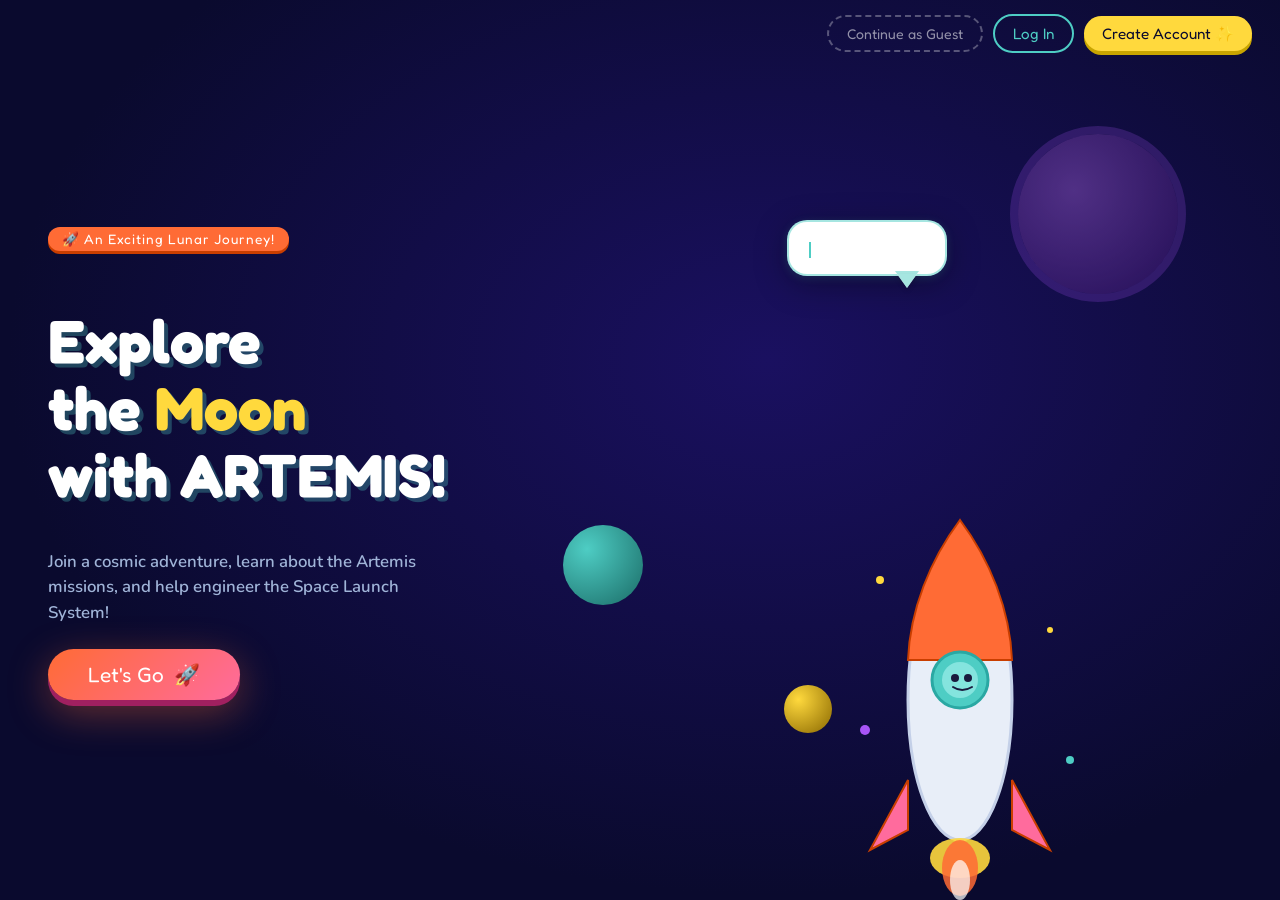
<file: index.html>
<!DOCTYPE html>
<html lang="en">
<head>
  <meta charset="UTF-8" />
  <meta name="viewport" content="width=device-width, initial-scale=1.0" />
  <title>Exploring the Moon with Artemis | Lidika Rahman</title>
  <link href="https://fonts.googleapis.com/css2?family=Fredoka+One&family=Nunito:wght@400;600;700;800;900&display=swap" rel="stylesheet"/>
  <style>
:root {
  --space-dark: #0a0a2e;
  --space-mid: #0d1b4b;
  --star-yellow: #ffd93d;
  --rocket-orange: #ff6b35;
  --planet-teal: #4ecdc4;
  --planet-pink: #ff6b9d;
  --nebula-purple: #a855f7;
  --white: #ffffff;
}
*, *::before, *::after { box-sizing: border-box; }
html, body {
  width: 100%; height: 100%;
  font-family: "Nunito", sans-serif;
  overflow: hidden;
  background: var(--space-dark);
  margin: 0; padding: 0;
}
#stars-canvas {
  position: fixed; inset: 0;
  z-index: 0; pointer-events: none;
}
.page {
  position: fixed; inset: 0;
  display: none; flex-direction: column;
  opacity: 0; pointer-events: none;
  transition: opacity 0.5s ease, transform 0.5s ease;
  transform: translateY(30px);
  z-index: 1;
  overflow: hidden;
}
.page.active {
  display: flex;
  opacity: 1; pointer-events: all;
  transform: translateY(0);
}
.page.exit-up {
  display: flex;
  opacity: 0; transform: translateY(-40px);
}
#page-dashboard { overflow-y: auto; }

/* KEY FIX: make sls-intro page scrollable */
#page-sls-intro { overflow-y: auto; }

/* KEY FIX: make home page scrollable so button is always reachable */
#page-home { overflow-y: auto; overflow-x: hidden; }

.planet { position: absolute; border-radius: 50%; pointer-events: none; }

/* PAGE 1 */
#page-home {
  background: radial-gradient(ellipse at 60% 40%, #1a1060 0%, #0a0a2e 70%);
}
.nav {
  display: flex; justify-content: flex-end;
  align-items: center; gap: 10px;
  padding: 14px 28px; z-index: 10; position: relative;
  flex-shrink: 0;
}
.nav-btn {
  font-family: "Fredoka One", cursive;
  font-size: 0.95rem; border: none; cursor: pointer;
  padding: 8px 18px; border-radius: 50px;
  transition: transform 0.15s, box-shadow 0.15s;
}
.nav-btn:hover { transform: scale(1.07); }
.nav-btn.guest {
  background: transparent;
  border: 2px dashed rgba(255,255,255,0.3);
  color: rgba(255,255,255,0.55); font-size: 0.88rem;
}
.nav-btn.guest:hover { border-color: rgba(255,255,255,0.6); color: rgba(255,255,255,0.85); }
.nav-btn.login {
  background: transparent;
  border: 2.5px solid var(--planet-teal);
  color: var(--planet-teal);
}
.nav-btn.signup {
  background: var(--star-yellow);
  color: var(--space-dark);
  box-shadow: 0 4px 0 #c9a500;
}
.nav-btn.signup:hover { box-shadow: 0 2px 0 #c9a500; transform: scale(1.07) translateY(2px); }
.user-chip {
  display: flex; align-items: center; gap: 8px;
  background: rgba(255,255,255,0.07);
  border: 2px solid rgba(78,205,196,0.35);
  border-radius: 50px; padding: 5px 12px 5px 6px;
  animation: fadeIn 0.4s ease;
}
.user-avatar {
  width: 30px; height: 30px; border-radius: 50%;
  background: linear-gradient(135deg, var(--planet-teal), var(--nebula-purple));
  display: flex; align-items: center; justify-content: center;
  font-family: "Fredoka One", cursive; font-size: 0.95rem; color: white;
}
.user-name { font-family: "Fredoka One", cursive; font-size: 0.95rem; color: var(--star-yellow); }
.logout-btn {
  font-family: "Fredoka One", cursive; font-size: 0.8rem;
  background: transparent; border: 1.5px solid rgba(255,107,157,0.5);
  color: var(--planet-pink); padding: 4px 12px; border-radius: 50px;
  cursor: pointer; transition: all 0.15s;
}
.logout-btn:hover { background: rgba(255,107,157,0.15); border-color: var(--planet-pink); }
.guest-chip {
  display: flex; align-items: center; gap: 8px;
  background: rgba(255,255,255,0.05);
  border: 2px dashed rgba(255,255,255,0.25);
  border-radius: 50px; padding: 5px 14px 5px 10px;
  animation: fadeIn 0.4s ease;
}
.guest-icon {
  width: 30px; height: 30px; border-radius: 50%;
  background: rgba(255,255,255,0.1);
  display: flex; align-items: center; justify-content: center; font-size: 1rem;
}
.guest-label { font-family: "Fredoka One", cursive; font-size: 0.9rem; color: rgba(255,255,255,0.6); }
.join-btn {
  font-family: "Fredoka One", cursive; font-size: 0.8rem;
  background: var(--star-yellow); color: var(--space-dark);
  border: none; padding: 5px 13px; border-radius: 50px;
  cursor: pointer; transition: all 0.15s; box-shadow: 0 2px 0 #c9a500;
}
.join-btn:hover { transform: scale(1.05); }
.home-content {
  flex: 1; display: flex; align-items: center;
  padding: 20px 48px 60px; position: relative; overflow: visible;
  min-height: 520px;
}
.home-text { z-index: 5; max-width: 500px; }
.hackclub-badge {
  display: inline-block; background: var(--rocket-orange);
  color: white; font-family: "Fredoka One", cursive;
  font-size: 0.85rem; padding: 4px 14px; border-radius: 50px;
  margin-bottom: 10px; box-shadow: 0 3px 0 #c93e00; letter-spacing: 1px;
}
.home-title {
  font-family: "Fredoka One", cursive;
  font-size: clamp(1.9rem, 5vw, 3.8rem);
  color: var(--white); line-height: 1.1; padding-top: 0.1em;
  text-shadow: 4px 4px 0px rgba(78,205,196,0.3);
}
.home-title span { color: var(--star-yellow); display: inline-block; animation: floatAnim 3s ease-in-out infinite; }
.home-subtitle {
  font-size: 1.05rem; color: #a0b4d8; margin: 10px 0 24px;
  font-weight: 600; line-height: 1.5; max-width: 380px;
}
.letsgo-btn {
  font-family: "Fredoka One", cursive; font-size: 1.3rem;
  background: linear-gradient(135deg, var(--rocket-orange), var(--planet-pink));
  color: white; border: none; cursor: pointer;
  padding: 13px 40px; border-radius: 60px;
  box-shadow: 0 6px 0 #a02060, 0 12px 40px rgba(255,107,53,0.4);
  transition: transform 0.15s, box-shadow 0.15s;
  display: inline-flex; align-items: center; gap: 8px;
  position: relative; overflow: hidden;
}
.letsgo-btn::after {
  content: ""; position: absolute; inset: 0;
  background: white; opacity: 0; transition: opacity 0.2s; border-radius: inherit;
}
.letsgo-btn:hover::after { opacity: 0.08; }
.letsgo-btn:hover { transform: scale(1.05) translateY(-2px); box-shadow: 0 8px 0 #a02060, 0 20px 50px rgba(255,107,53,0.5); }
.letsgo-btn:active { transform: scale(1.02) translateY(2px); box-shadow: 0 4px 0 #a02060; }
.home-illustration {
  position: absolute; right: 0; bottom: 0;
  width: 50%; height: calc(100% - 60px);
  display: flex; align-items: flex-end; justify-content: center;
  pointer-events: none;
}
.rocket-svg { width: 300px; animation: rocketFloat 4s ease-in-out infinite; position: relative; z-index: 2; }
.rocket-bubble {
  position: absolute; top: 12%; right: 52%;
  background: white; color: #1a1a3e;
  font-family: "Fredoka One", cursive; font-size: 1rem;
  line-height: 1.5; padding: 14px 18px; border-radius: 20px;
  box-shadow: 0 8px 32px rgba(0,0,0,0.35), 0 2px 8px rgba(78,205,196,0.2);
  border: 2.5px solid rgba(78,205,196,0.5);
  max-width: 220px; min-width: 160px; z-index: 10;
  opacity: 0; transform: scale(0.7) translateY(10px);
  transition: opacity 0.4s ease, transform 0.4s cubic-bezier(0.34,1.56,0.64,1);
  pointer-events: none;
}
.rocket-bubble.visible { opacity: 1; transform: scale(1) translateY(0); }
.rocket-bubble.floating { animation: bubbleFloat 4s ease-in-out infinite; }
.rocket-bubble-tail {
  position: absolute; bottom: -14px; right: 28px;
  width: 0; height: 0;
  border-left: 10px solid transparent; border-right: 10px solid transparent;
  border-top: 14px solid white;
  filter: drop-shadow(0 3px 2px rgba(0,0,0,0.1));
}
.rocket-bubble-tail::before {
  content: ""; position: absolute; top: -17px; left: -12px;
  width: 0; height: 0;
  border-left: 12px solid transparent; border-right: 12px solid transparent;
  border-top: 17px solid rgba(78,205,196,0.5); z-index: -1;
}
.rocket-bubble-cursor {
  display: inline-block; width: 2px; height: 1em;
  background: var(--planet-teal); margin-left: 2px;
  animation: blink 0.75s step-end infinite; vertical-align: middle;
}
.scroll-hint {
  position: absolute; bottom: 28px; left: 50%;
  transform: translateX(-50%);
  display: flex; flex-direction: column; align-items: center; gap: 6px;
  font-family: "Fredoka One", cursive; font-size: 0.8rem;
  color: rgba(255,255,255,0.4); letter-spacing: 1px;
  opacity: 0; transition: opacity 0.6s ease; pointer-events: none; z-index: 5;
}
.scroll-hint.visible { opacity: 1; }
.scroll-arrow { display: flex; flex-direction: column; align-items: center; gap: 2px; }
.scroll-arrow span {
  display: block; width: 12px; height: 12px;
  border-right: 2.5px solid rgba(255,255,255,0.4);
  border-bottom: 2.5px solid rgba(255,255,255,0.4);
  transform: rotate(45deg); animation: scrollBounce 1.4s ease-in-out infinite;
}
.scroll-arrow span:nth-child(2) { animation-delay: 0.15s; opacity: 0.7; }
.scroll-arrow span:nth-child(3) { animation-delay: 0.3s; opacity: 0.4; }
.p1 { width: 160px; height: 160px; background: radial-gradient(circle at 35% 35%, #6b3fa0, #2d1060); top: 8%; right: 8%; opacity: 0.7; }
.p1::after { content: ""; position: absolute; inset: -8px; border-radius: 50%; border: 8px solid rgba(168,85,247,0.3); }
.p2 { width: 80px; height: 80px; background: radial-gradient(circle at 30% 30%, #4ecdc4, #1a6b66); top: 55%; left: 44%; }
.p3 { width: 48px; height: 48px; background: radial-gradient(circle at 30% 30%, var(--star-yellow), #8a6800); bottom: 20%; right: 35%; }

/* PAGE 2 */
#page-astro { background: radial-gradient(ellipse at 50% 60%, #0e1a4e 0%, #060618 80%); }
.astro-scene {
  flex: 1; display: flex; align-items: center; justify-content: center;
  padding: 12px 32px; gap: 32px; position: relative; overflow: hidden;
}
.astronaut-wrap {
  flex-shrink: 0; position: relative;
  display: flex; flex-direction: column; align-items: center;
}
.astronaut-svg {
  width: 170px; animation: astroFloat 3.5s ease-in-out infinite;
  filter: drop-shadow(0 10px 30px rgba(78,205,196,0.3));
  transition: filter 0.3s;
}
.astronaut-svg.talking {
  filter: drop-shadow(0 10px 30px rgba(78,205,196,0.3)) drop-shadow(0 0 18px rgba(78,205,196,0.7));
  animation: astroFloat 3.5s ease-in-out infinite, talkBounce 0.4s ease-in-out infinite;
}
.voice-controls { display: flex; align-items: center; gap: 8px; margin-top: 8px; }
.voice-btn {
  font-family: "Fredoka One", cursive; font-size: 0.8rem;
  border: 2px solid rgba(78,205,196,0.5); background: transparent;
  color: var(--planet-teal); padding: 5px 13px; border-radius: 50px;
  cursor: pointer; transition: all 0.2s;
}
.voice-btn:hover, .voice-btn.speaking { background: rgba(78,205,196,0.15); border-color: var(--planet-teal); }
.voice-btn.speaking { animation: voicePulse 1s ease-in-out infinite; }
.replay-btn {
  font-family: "Fredoka One", cursive; font-size: 0.8rem;
  border: 2px solid rgba(255,255,255,0.2); background: transparent;
  color: rgba(255,255,255,0.5); padding: 5px 12px; border-radius: 50px;
  cursor: pointer; transition: all 0.2s;
}
.replay-btn:hover { border-color: rgba(255,255,255,0.5); color: white; }
.sound-wave {
  display: flex; align-items: center; gap: 3px; height: 20px;
  margin-top: 6px; opacity: 0; transition: opacity 0.3s;
}
.sound-wave.active { opacity: 1; }
.wave-bar { width: 4px; border-radius: 2px; background: var(--planet-teal); animation: waveAnim 0.8s ease-in-out infinite; }
.wave-bar:nth-child(1) { height: 8px; animation-delay: 0s; }
.wave-bar:nth-child(2) { height: 16px; animation-delay: 0.1s; }
.wave-bar:nth-child(3) { height: 22px; animation-delay: 0.2s; }
.wave-bar:nth-child(4) { height: 14px; animation-delay: 0.3s; }
.wave-bar:nth-child(5) { height: 10px; animation-delay: 0.4s; }
.wave-bar:nth-child(6) { height: 18px; animation-delay: 0.15s; }
.wave-bar:nth-child(7) { height: 8px; animation-delay: 0.35s; }
.speech-bubble-outer { flex: 1; max-width: 560px; position: relative; }
.speech-bubble {
  background: rgba(255,255,255,0.95); border-radius: 24px;
  padding: 22px 28px;
  box-shadow: 0 8px 40px rgba(0,0,0,0.5), inset 0 1px 0 rgba(255,255,255,0.9);
  border: 3px solid rgba(78,205,196,0.4);
  min-height: 240px; display: flex; flex-direction: column; position: relative;
}
.speech-bubble::before {
  content: ""; position: absolute; left: -22px; top: 50%;
  transform: translateY(-50%);
  width: 0; height: 0;
  border-top: 15px solid transparent; border-bottom: 15px solid transparent;
  border-right: 22px solid rgba(255,255,255,0.95);
}
.bubble-name {
  font-family: "Fredoka One", cursive; font-size: 0.95rem;
  color: var(--planet-teal); margin-bottom: 8px; letter-spacing: 0.5px;
  display: flex; align-items: center; justify-content: space-between;
}
.bubble-text {
  font-size: 1rem; color: #1a1a3e; line-height: 1.6;
  font-weight: 600; flex: 1; min-height: 140px;
}
.bubble-text .highlight { color: var(--rocket-orange); font-weight: 800; }
.bubble-dot { width: 7px; height: 7px; border-radius: 50%; background: #d0d8f0; transition: background 0.3s; }
.bubble-dot.active { background: var(--planet-teal); }
.swipe-area {
  padding: 0 0 20px; display: flex;
  justify-content: center; align-items: center; gap: 12px;
  z-index: 10; position: relative; flex-shrink: 0;
}
.swipe-btn {
  font-family: "Fredoka One", cursive; font-size: 1rem;
  background: var(--planet-teal); color: var(--space-dark);
  border: none; cursor: pointer; padding: 11px 30px; border-radius: 50px;
  box-shadow: 0 5px 0 #1a8a85, 0 8px 24px rgba(78,205,196,0.3);
  transition: transform 0.15s, box-shadow 0.15s;
  display: flex; align-items: center; gap: 8px;
}
.swipe-btn:hover { transform: scale(1.05) translateY(-2px); box-shadow: 0 7px 0 #1a8a85, 0 12px 30px rgba(78,205,196,0.4); }
.swipe-btn:active { transform: scale(1.02) translateY(2px); box-shadow: 0 3px 0 #1a8a85; }
.swipe-btn-prev {
  background: transparent; border: 2.5px solid rgba(255,255,255,0.3);
  color: rgba(255,255,255,0.6); box-shadow: none;
  font-family: "Fredoka One", cursive; font-size: 0.95rem;
  padding: 10px 20px; border-radius: 50px; cursor: pointer; transition: all 0.15s;
}
.swipe-btn-prev:hover { border-color: rgba(255,255,255,0.6); color: white; }
.moon-deco { position: absolute; right: -40px; top: 10%; width: 180px; height: 180px; border-radius: 50%; background: radial-gradient(circle at 35% 35%, #fffbe0, #c8a800); opacity: 0.12; }
.mars-deco { position: absolute; left: 2%; bottom: 10%; width: 85px; height: 85px; border-radius: 50%; background: radial-gradient(circle at 35% 35%, #ff8a5b, #8b2500); opacity: 0.25; }

/* PAGE 3 */
#page-mission { background: radial-gradient(ellipse at 30% 70%, #0e2a4a 0%, #060618 70%); }
.mission-top { padding: 18px 36px 0; z-index: 5; position: relative; flex-shrink: 0; }
.mission-label { font-family: "Fredoka One", cursive; font-size: clamp(1.4rem, 3vw, 2.2rem); color: var(--white); text-shadow: 2px 2px 0 rgba(255,107,53,0.4); }
.mission-label span { color: var(--star-yellow); }
.mission-scene {
  flex: 1; display: flex; align-items: center;
  justify-content: space-between; padding: 8px 48px 16px;
  position: relative; overflow: hidden;
}
.mission-astro-wrap { position: relative; display: flex; flex-direction: column; align-items: center; z-index: 5; }
.mission-astronaut-svg { width: 190px; animation: astroFloat 4s ease-in-out infinite; }
.astro-shadow { width: 110px; height: 16px; border-radius: 50%; background: rgba(0,0,0,0.4); animation: shadowPulse 4s ease-in-out infinite; margin-top: -10px; }
.sls-panel { z-index: 5; display: flex; flex-direction: column; align-items: flex-end; gap: 12px; }
.sls-label { font-family: "Fredoka One", cursive; font-size: 0.95rem; color: #a0b4d8; letter-spacing: 0.5px; text-align: right; }
.sls-btn {
  font-family: "Fredoka One", cursive; font-size: 1.25rem;
  background: linear-gradient(135deg, #ffd93d, #ff6b35); color: var(--space-dark);
  border: none; cursor: pointer; padding: 16px 34px; border-radius: 20px;
  box-shadow: 0 6px 0 #8a3e00, 0 12px 40px rgba(255,107,53,0.35);
  transition: transform 0.15s, box-shadow 0.15s;
  display: flex; align-items: center; gap: 10px;
  position: relative; overflow: hidden; white-space: nowrap;
}
.sls-btn::before {
  content: ""; position: absolute; top: -50%; left: -60%;
  width: 60%; height: 200%; background: rgba(255,255,255,0.25);
  transform: skewX(-20deg); animation: shine 3s 1s infinite;
}
.sls-btn:hover { transform: scale(1.06) translateY(-3px); box-shadow: 0 9px 0 #8a3e00, 0 18px 50px rgba(255,107,53,0.5); }
.sls-btn:active { transform: scale(1.02) translateY(3px); box-shadow: 0 3px 0 #8a3e00; }
.ground-strip { position: absolute; bottom: 0; left: 0; right: 0; height: 5px; background: linear-gradient(90deg, transparent, var(--planet-teal), var(--nebula-purple), transparent); opacity: 0.5; }
.crater1 { position: absolute; bottom: 8%; left: 28%; width: 80px; height: 25px; border-radius: 50%; border: 3px solid rgba(255,255,255,0.08); }
.crater2 { position: absolute; bottom: 14%; left: 52%; width: 50px; height: 16px; border-radius: 50%; border: 2px solid rgba(255,255,255,0.05); }
.small-planet-m { position: absolute; top: 8%; right: 12%; width: 60px; height: 60px; border-radius: 50%; background: radial-gradient(circle at 35% 35%, #ff6b9d, #5a0030); opacity: 0.5; }
.ring-m { position: absolute; top: 8%; right: 10%; width: 90px; height: 28px; border-radius: 50%; border: 4px solid rgba(255,107,157,0.35); transform: rotate(-20deg); }
.back-btn {
  position: absolute; bottom: 20px; left: 36px;
  font-family: "Fredoka One", cursive; font-size: 0.9rem;
  background: transparent; border: 2px solid rgba(255,255,255,0.2);
  color: rgba(255,255,255,0.5); cursor: pointer;
  padding: 8px 18px; border-radius: 50px; transition: all 0.2s; z-index: 10;
}
.back-btn:hover { border-color: rgba(255,255,255,0.5); color: white; }

/* AUTH GATE */
.auth-gate-overlay {
  position: fixed; inset: 0; z-index: 150;
  background: rgba(5,5,25,0.9);
  backdrop-filter: blur(10px);
  display: flex; align-items: center; justify-content: center;
  opacity: 0; pointer-events: none; transition: opacity 0.3s;
}
.auth-gate-overlay.open { opacity: 1; pointer-events: all; }
.auth-gate-box {
  background: linear-gradient(135deg, #0d1b4b, #1a0a4e);
  border-radius: 28px; padding: 40px 36px 32px;
  width: 420px; max-width: 92vw;
  border: 2px solid rgba(78,205,196,0.3);
  box-shadow: 0 20px 80px rgba(0,0,0,0.7);
  transform: scale(0.9) translateY(20px);
  transition: transform 0.3s;
  text-align: center;
}
.auth-gate-overlay.open .auth-gate-box { transform: scale(1) translateY(0); }
.auth-gate-icon { font-size: 3rem; margin-bottom: 12px; }
.auth-gate-title { font-family: "Fredoka One", cursive; font-size: 1.9rem; color: var(--star-yellow); margin-bottom: 8px; }
.auth-gate-sub { color: #a0b4d8; font-size: 0.95rem; font-weight: 600; margin-bottom: 28px; line-height: 1.5; }
.auth-gate-btns { display: flex; flex-direction: column; gap: 10px; }
.auth-gate-btn-primary {
  font-family: "Fredoka One", cursive; font-size: 1.1rem;
  background: var(--planet-teal); color: var(--space-dark);
  border: none; cursor: pointer; padding: 13px; border-radius: 14px;
  box-shadow: 0 4px 0 #1a8a85; transition: transform 0.15s, box-shadow 0.15s;
}
.auth-gate-btn-primary:hover { transform: translateY(-2px); box-shadow: 0 6px 0 #1a8a85; }
.auth-gate-btn-secondary {
  font-family: "Fredoka One", cursive; font-size: 1rem;
  background: var(--star-yellow); color: var(--space-dark);
  border: none; cursor: pointer; padding: 12px; border-radius: 14px;
  box-shadow: 0 4px 0 #c9a500; transition: transform 0.15s, box-shadow 0.15s;
}
.auth-gate-btn-secondary:hover { transform: translateY(-2px); box-shadow: 0 6px 0 #c9a500; }
.auth-gate-btn-ghost {
  font-family: "Fredoka One", cursive; font-size: 0.9rem;
  background: transparent; color: rgba(255,255,255,0.45);
  border: 1.5px solid rgba(255,255,255,0.15); cursor: pointer;
  padding: 10px; border-radius: 14px; transition: all 0.15s;
}
.auth-gate-btn-ghost:hover { border-color: rgba(255,255,255,0.4); color: rgba(255,255,255,0.8); }

/* AUTH MODAL */
.modal-overlay {
  position: fixed; inset: 0; z-index: 200;
  background: rgba(5,5,25,0.85); backdrop-filter: blur(8px);
  display: flex; align-items: center; justify-content: center;
  opacity: 0; pointer-events: none; transition: opacity 0.3s;
}
.modal-overlay.open { opacity: 1; pointer-events: all; }
.modal-box {
  background: linear-gradient(135deg, #0d1b4b, #1a0a4e);
  border-radius: 24px; padding: 36px 36px 28px;
  width: 400px; max-width: 92vw;
  border: 2px solid rgba(78,205,196,0.3);
  box-shadow: 0 20px 80px rgba(0,0,0,0.7);
  transform: scale(0.9) translateY(20px); transition: transform 0.3s; position: relative;
}
.modal-overlay.open .modal-box { transform: scale(1) translateY(0); }
.modal-title { font-family: "Fredoka One", cursive; font-size: 1.8rem; color: var(--star-yellow); margin-bottom: 18px; }
.modal-input {
  width: 100%; padding: 12px 16px; border-radius: 12px;
  border: 2px solid rgba(78,205,196,0.3); background: rgba(255,255,255,0.07);
  color: white; font-family: "Nunito", sans-serif; font-size: 1rem;
  font-weight: 600; margin-bottom: 12px; outline: none; transition: border-color 0.2s;
}
.modal-input::placeholder { color: rgba(255,255,255,0.35); }
.modal-input:focus { border-color: var(--planet-teal); }
.modal-submit {
  width: 100%; padding: 13px; font-family: "Fredoka One", cursive;
  font-size: 1.1rem; background: var(--planet-teal); color: var(--space-dark);
  border: none; border-radius: 12px; cursor: pointer;
  box-shadow: 0 4px 0 #1a8a85; transition: transform 0.15s, box-shadow 0.15s; margin-top: 4px;
}
.modal-submit:hover { transform: translateY(-2px); box-shadow: 0 6px 0 #1a8a85; }
.modal-close {
  position: absolute; top: 14px; right: 16px;
  background: rgba(255,255,255,0.1); border: none; color: white;
  font-size: 1.1rem; cursor: pointer; width: 32px; height: 32px;
  border-radius: 50%; display: flex; align-items: center; justify-content: center;
  transition: background 0.2s;
}
.modal-close:hover { background: rgba(255,255,255,0.2); }
.modal-switch { text-align: center; margin-top: 14px; color: rgba(255,255,255,0.5); font-size: 0.88rem; }
.modal-switch a { color: var(--planet-teal); cursor: pointer; font-weight: 700; }
.modal-guest-link { text-align: center; margin-top: 10px; color: rgba(255,255,255,0.3); font-size: 0.82rem; }
.modal-guest-link a { color: rgba(255,255,255,0.55); cursor: pointer; text-decoration: underline; text-underline-offset: 3px; }
.modal-guest-link a:hover { color: rgba(255,255,255,0.85); }
.modal-error {
  background: rgba(255,107,157,0.15); border: 1.5px solid rgba(255,107,157,0.5);
  color: #ff9ec4; font-size: 0.88rem; font-weight: 700;
  border-radius: 10px; padding: 8px 12px; margin-bottom: 10px; display: none;
}

/* TOAST */
.toast {
  position: fixed; bottom: 50px; left: 50%;
  transform: translateX(-50%) translateY(20px);
  background: linear-gradient(135deg, #0d1b4b, #1a0a4e);
  border: 2px solid rgba(78,205,196,0.4); color: var(--star-yellow);
  font-family: "Fredoka One", cursive; font-size: 1rem;
  padding: 12px 24px; border-radius: 50px;
  box-shadow: 0 8px 32px rgba(0,0,0,0.5);
  opacity: 0; transition: all 0.4s ease; z-index: 300; white-space: nowrap;
}
.toast.toast-show { opacity: 1; transform: translateX(-50%) translateY(0); }

/* PAGE 4 – SLS INTRO — SCROLLABLE */
#page-sls-intro {
  background: radial-gradient(ellipse at 40% 30%, #0e1a4e 0%, #060618 80%);
  overflow-y: auto;
  overflow-x: hidden;
}
.sls-intro-bg { position: absolute; inset: 0; pointer-events: none; z-index: 0; }
.sls-star-ring { position: absolute; border-radius: 50%; border: 2px solid rgba(78,205,196,0.08); }
.sls-star-ring.r1 { width: 500px; height: 500px; top: -120px; right: -120px; }
.sls-star-ring.r2 { width: 300px; height: 300px; bottom: -80px; left: -80px; border-color: rgba(255,107,157,0.08); }

/* KEY FIX: use min-height instead of fixed flex centering so it grows to fit content */
.sls-intro-content {
  min-height: 100%;
  display: flex; flex-direction: column;
  align-items: center; justify-content: center;
  padding: 40px 24px 100px;
  z-index: 2; position: relative;
  text-align: center; gap: 6px;
}
.sls-intro-badge {
  display: inline-block; background: rgba(78,205,196,0.15);
  border: 1.5px solid rgba(78,205,196,0.4); color: var(--planet-teal);
  font-family: "Fredoka One", cursive; font-size: 0.8rem;
  padding: 4px 16px; border-radius: 50px; letter-spacing: 1.5px; margin-bottom: 4px;
}
.sls-intro-title { font-family: "Fredoka One", cursive; font-size: clamp(1.8rem,4.5vw,3rem); color: var(--white); line-height: 1.15; text-shadow: 3px 3px 0 rgba(78,205,196,0.2); }
.sls-intro-title span { color: var(--star-yellow); }
.sls-intro-sub { font-size: 1rem; color: #a0b4d8; font-weight: 600; margin: 4px 0 20px; }

/* PICKER */
.astronaut-picker { display: flex; gap: 24px; justify-content: center; flex-wrap: wrap; margin-bottom: 24px; }
.picker-card {
  position: relative; cursor: pointer;
  background: rgba(255,255,255,0.04);
  border: 2.5px solid rgba(255,255,255,0.1);
  border-radius: 24px; padding: 22px 28px 18px;
  display: flex; flex-direction: column; align-items: center; gap: 4px;
  transition: transform 0.22s cubic-bezier(0.34,1.56,0.64,1), border-color 0.22s, box-shadow 0.22s;
  min-width: 170px; overflow: hidden;
}
.picker-card:hover { transform: translateY(-6px) scale(1.03); border-color: rgba(255,255,255,0.25); }
.picker-card.selected-female { border-color: var(--planet-pink); box-shadow: 0 0 0 3px rgba(255,107,157,0.2), 0 16px 48px rgba(255,107,157,0.25); }
.picker-card.selected-male { border-color: var(--planet-teal); box-shadow: 0 0 0 3px rgba(78,205,196,0.2), 0 16px 48px rgba(78,205,196,0.25); }
.picker-glow { position: absolute; inset: 0; border-radius: 22px; opacity: 0; transition: opacity 0.3s; }
.female-glow { background: radial-gradient(ellipse at 50% 20%, rgba(255,107,157,0.18), transparent 70%); }
.male-glow { background: radial-gradient(ellipse at 50% 20%, rgba(78,205,196,0.18), transparent 70%); }
.picker-card.selected-female .female-glow, .picker-card.selected-male .male-glow { opacity: 1; }
.picker-svg { width: 110px; animation: astroFloat 3.5s ease-in-out infinite; }
#pick-male .picker-svg { animation-delay: -1.5s; }
.picker-label { font-family: "Fredoka One", cursive; font-size: 0.95rem; color: var(--white); margin-top: 6px; }
.picker-label span { color: var(--star-yellow); }
.picker-sub { font-size: 0.78rem; color: rgba(255,255,255,0.4); font-weight: 700; }
.picker-check {
  position: absolute; top: 12px; right: 14px;
  width: 26px; height: 26px; border-radius: 50%;
  background: var(--planet-teal); color: var(--space-dark);
  font-size: 0.85rem; font-weight: 900;
  display: flex; align-items: center; justify-content: center;
  opacity: 0; transform: scale(0.4);
  transition: opacity 0.25s, transform 0.3s cubic-bezier(0.34,1.56,0.64,1);
}
#pick-female.selected-female .picker-check { opacity: 1; transform: scale(1); background: var(--planet-pink); }
#pick-male.selected-male .picker-check { opacity: 1; transform: scale(1); background: var(--planet-teal); }
.sls-proceed-btn {
  font-family: "Fredoka One", cursive; font-size: 1.15rem;
  background: linear-gradient(135deg, var(--planet-teal), var(--nebula-purple));
  color: white; border: none; cursor: pointer;
  padding: 14px 44px; border-radius: 60px;
  box-shadow: 0 6px 0 #1a3080, 0 12px 40px rgba(78,205,196,0.3);
  transition: transform 0.15s, box-shadow 0.15s, opacity 0.2s;
  opacity: 0.4; pointer-events: none;
  /* ensure it's always visible above the back button */
  position: relative; z-index: 2;
}
.sls-proceed-btn:not([disabled]) { opacity: 1; pointer-events: all; }
.sls-proceed-btn:not([disabled]):hover { transform: scale(1.05) translateY(-2px); box-shadow: 0 8px 0 #1a3080, 0 20px 50px rgba(78,205,196,0.4); }
.sls-proceed-btn:not([disabled]):active { transform: scale(1.02) translateY(2px); box-shadow: 0 4px 0 #1a3080; }

/* PAGE 5 */
#page-dashboard { background: radial-gradient(ellipse at 20% 20%, #0e1a4e 0%, #060618 75%); }
.dashboard-header {
  display: flex; align-items: center; justify-content: space-between;
  padding: 18px 36px 0; z-index: 5; position: relative; flex-shrink: 0;
}
.dash-badge {
  font-family: "Fredoka One", cursive; font-size: 0.78rem;
  color: var(--planet-teal); letter-spacing: 1.5px;
  background: rgba(78,205,196,0.1); border: 1.5px solid rgba(78,205,196,0.3);
  padding: 3px 14px; border-radius: 50px; display: inline-block; margin-bottom: 4px;
}
.dash-title { font-family: "Fredoka One", cursive; font-size: clamp(1.5rem,3.5vw,2.4rem); color: var(--white); line-height: 1.1; }
.dash-title span { color: var(--star-yellow); }
.dash-astronaut-mini { width: 80px; flex-shrink: 0; }
.dash-astronaut-mini svg { width: 80px; animation: astroFloat 3.5s ease-in-out infinite; }
.dashboard-grid {
  display: grid; grid-template-columns: 1fr 1fr;
  gap: 14px; padding: 16px 28px 10px;
  z-index: 5; position: relative; flex: 1;
}
.dash-card {
  background: rgba(255,255,255,0.04);
  border: 1.5px solid rgba(255,255,255,0.09);
  border-radius: 20px; padding: 18px 20px;
  transition: border-color 0.2s, transform 0.2s;
  display: flex; flex-direction: column; gap: 8px;
}
.dash-card:hover { border-color: rgba(78,205,196,0.2); transform: translateY(-2px); }
.dash-card-icon { font-size: 1.4rem; }
.dash-card-label { font-family: "Fredoka One", cursive; font-size: 0.8rem; color: rgba(255,255,255,0.4); letter-spacing: 1px; text-transform: uppercase; }
.rank-card { grid-column: 1 / -1; flex-direction: row; align-items: center; gap: 18px; flex-wrap: wrap; }
.rank-card .dash-card-icon { font-size: 2rem; }
.rank-card > div:first-child { flex-shrink: 0; }
.dash-rank-badge { font-family: "Fredoka One", cursive; font-size: 1.6rem; color: var(--star-yellow); text-shadow: 2px 2px 0 rgba(255,217,61,0.3); flex-shrink: 0; }
.dash-xp-bar-wrap { flex: 1; min-width: 140px; }
.dash-xp-label { font-size: 0.78rem; color: rgba(255,255,255,0.45); font-weight: 700; margin-bottom: 5px; }
.dash-xp-label span { color: var(--planet-teal); font-size: 0.9rem; }
.dash-xp-track { height: 8px; background: rgba(255,255,255,0.08); border-radius: 8px; overflow: hidden; }
.dash-xp-fill { height: 100%; border-radius: 8px; background: linear-gradient(90deg, var(--planet-teal), var(--nebula-purple)); transition: width 1.2s cubic-bezier(0.22,1,0.36,1); }
.missions-list { display: flex; flex-direction: column; gap: 6px; }
.mission-item { font-size: 0.82rem; font-weight: 700; padding: 5px 8px; border-radius: 8px; }
.mission-item.done { color: #a8f4f0; background: rgba(78,205,196,0.08); }
.mission-item.locked { color: rgba(255,255,255,0.25); }
.tag-list { display: flex; flex-wrap: wrap; gap: 7px; }
.tag { font-size: 0.78rem; font-weight: 800; padding: 4px 11px; border-radius: 50px; }
.strength-tag { background: rgba(78,205,196,0.15); color: var(--planet-teal); border: 1px solid rgba(78,205,196,0.3); }
.weak-tag { background: rgba(255,107,53,0.12); color: #ff9e70; border: 1px solid rgba(255,107,53,0.25); }
.training-card { grid-column: 1 / -1; }
.training-list { display: flex; flex-direction: column; gap: 12px; margin-top: 2px; }
.training-item { display: flex; align-items: flex-start; gap: 12px; }
.training-dot { width: 10px; height: 10px; border-radius: 50%; flex-shrink: 0; margin-top: 4px; background: var(--planet-teal); box-shadow: 0 0 8px rgba(78,205,196,0.6); }
.training-dot.dim { background: rgba(255,255,255,0.15); box-shadow: none; }
.training-name { font-family: "Fredoka One", cursive; font-size: 0.92rem; color: var(--white); }
.training-desc { font-size: 0.78rem; color: rgba(255,255,255,0.4); font-weight: 600; margin-top: 1px; }
.training-badge { margin-left: auto; flex-shrink: 0; font-family: "Fredoka One", cursive; font-size: 0.72rem; padding: 3px 11px; border-radius: 50px; }
.training-badge.next { background: var(--star-yellow); color: var(--space-dark); }
.dash-footer { display: flex; justify-content: center; padding: 10px 28px 30px; flex-shrink: 0; z-index: 5; position: relative; }
.dash-proceed-btn {
  font-family: "Fredoka One", cursive; font-size: 1.15rem;
  background: linear-gradient(135deg, var(--rocket-orange), var(--planet-pink));
  color: white; border: none; cursor: pointer;
  padding: 14px 40px; border-radius: 60px;
  box-shadow: 0 6px 0 #a02060, 0 12px 40px rgba(255,107,53,0.35);
  transition: transform 0.15s, box-shadow 0.15s;
}
.dash-proceed-btn:hover { transform: scale(1.05) translateY(-2px); box-shadow: 0 8px 0 #a02060, 0 20px 50px rgba(255,107,53,0.5); }
.dash-proceed-btn:active { transform: scale(1.02) translateY(2px); box-shadow: 0 4px 0 #a02060; }
/* ═══════════════════════════════════════════
   PAGE 6 – SLS ENGINEERING BUILD MODULE
═══════════════════════════════════════════ */
#page-sls-build {
  background: radial-gradient(ellipse at 30% 10%, #102255 0%, #060618 70%);
  overflow-y: auto; overflow-x: hidden;
}

/* HUD */
.build-hud {
  display: flex; align-items: center; gap: 16px;
  padding: 14px 28px; flex-shrink: 0; z-index: 20;
  position: relative; flex-wrap: wrap;
}
.build-hud-stage {
  font-family: "Fredoka One", cursive; font-size: 0.85rem;
  color: var(--planet-teal); background: rgba(78,205,196,0.12);
  border: 1.5px solid rgba(78,205,196,0.35); border-radius: 50px;
  padding: 5px 14px; white-space: nowrap;
}
.build-hud-track {
  flex: 1; min-width: 120px; height: 8px; border-radius: 8px;
  background: rgba(255,255,255,0.08); overflow: hidden;
}
.build-hud-fill {
  height: 100%; border-radius: 8px;
  background: linear-gradient(90deg, var(--planet-teal), var(--nebula-purple), var(--star-yellow));
  transition: width 0.5s cubic-bezier(0.22,1,0.36,1); width: 8.33%;
}
.build-hud-badges { display: flex; gap: 6px; flex-wrap: wrap; }
.build-badge-chip {
  font-size: 0.95rem; width: 30px; height: 30px; border-radius: 50%;
  background: rgba(255,217,61,0.1); border: 1.5px solid rgba(255,217,61,0.25);
  display: flex; align-items: center; justify-content: center;
  opacity: 0.25; transform: scale(0.85); transition: all 0.3s cubic-bezier(0.34,1.56,0.64,1);
}
.build-badge-chip.earned { opacity: 1; transform: scale(1); background: rgba(255,217,61,0.18); border-color: var(--star-yellow); box-shadow: 0 0 12px rgba(255,217,61,0.35); }
.build-hud-exit {
  font-family: "Fredoka One", cursive; font-size: 0.8rem;
  background: transparent; border: 1.5px solid rgba(255,107,157,0.4);
  color: var(--planet-pink); padding: 6px 14px; border-radius: 50px;
  cursor: pointer; transition: all 0.2s; white-space: nowrap;
}
.build-hud-exit:hover { background: rgba(255,107,157,0.12); border-color: var(--planet-pink); }

/* STAGE WRAPPER */
.build-stage-wrap {
  flex: 1; padding: 6px 28px 50px;
  display: flex; flex-direction: column;
  position: relative; z-index: 5;
}
.sls-stage {
  display: none;
  flex-direction: column; gap: 18px;
  animation: stageIn 0.5s ease;
  max-width: 980px; width: 100%; margin: 0 auto;
}
.sls-stage.active { display: flex; }
@keyframes stageIn { from { opacity: 0; transform: translateY(16px); } to { opacity: 1; transform: translateY(0); } }

.stage-eyebrow {
  font-family: "Fredoka One", cursive; font-size: 0.78rem;
  color: var(--star-yellow); letter-spacing: 2px; text-transform: uppercase;
}
.stage-title {
  font-family: "Fredoka One", cursive; font-size: clamp(1.5rem, 3.2vw, 2.3rem);
  color: var(--white); line-height: 1.15;
}
.stage-title span { color: var(--planet-teal); }
.stage-sub { font-size: 0.98rem; color: #a0b4d8; font-weight: 600; line-height: 1.55; max-width: 680px; }

.stage-body {
  display: grid; grid-template-columns: 1fr 1fr; gap: 26px;
  align-items: center;
}
.stage-body.stack { grid-template-columns: 1fr; }
.stage-visual {
  display: flex; align-items: center; justify-content: center;
  min-height: 260px; position: relative;
}
.stage-panel {
  background: rgba(255,255,255,0.04); border: 1.5px solid rgba(255,255,255,0.09);
  border-radius: 20px; padding: 20px 22px;
}
.fact-chip {
  display: inline-flex; align-items: center; gap: 6px;
  font-size: 0.82rem; font-weight: 700; color: var(--planet-teal);
  background: rgba(78,205,196,0.1); border: 1px solid rgba(78,205,196,0.25);
  border-radius: 50px; padding: 5px 12px; margin: 3px 4px 3px 0;
}
.fact-chip.orange { color: #ff9e70; background: rgba(255,107,53,0.1); border-color: rgba(255,107,53,0.25); }
.fact-chip.purple { color: #c9a0ff; background: rgba(168,85,247,0.12); border-color: rgba(168,85,247,0.3); }

.stage-actions { display: flex; align-items: center; gap: 12px; flex-wrap: wrap; margin-top: 4px; }
.stage-next-btn {
  font-family: "Fredoka One", cursive; font-size: 1.02rem;
  background: var(--planet-teal); color: var(--space-dark);
  border: none; cursor: pointer; padding: 12px 30px; border-radius: 50px;
  box-shadow: 0 5px 0 #1a8a85, 0 8px 24px rgba(78,205,196,0.3);
  transition: transform 0.15s, box-shadow 0.15s, opacity 0.2s;
  display: inline-flex; align-items: center; gap: 8px;
}
.stage-next-btn:hover:not([disabled]) { transform: scale(1.04) translateY(-2px); box-shadow: 0 7px 0 #1a8a85, 0 12px 30px rgba(78,205,196,0.4); }
.stage-next-btn:active:not([disabled]) { transform: scale(1.01) translateY(2px); box-shadow: 0 3px 0 #1a8a85; }
.stage-next-btn[disabled] { opacity: 0.35; cursor: not-allowed; box-shadow: 0 5px 0 #1a8a85; }
.stage-prev-btn {
  font-family: "Fredoka One", cursive; font-size: 0.92rem;
  background: transparent; border: 2px solid rgba(255,255,255,0.18);
  color: rgba(255,255,255,0.55); cursor: pointer;
  padding: 11px 22px; border-radius: 50px; transition: all 0.2s;
}
.stage-prev-btn:hover { border-color: rgba(255,255,255,0.4); color: white; }
.stage-feedback {
  font-size: 0.88rem; font-weight: 700; padding: 8px 14px; border-radius: 12px;
  display: none; align-items: center; gap: 8px;
}
.stage-feedback.show { display: inline-flex; animation: fadeIn 0.3s ease; }
.stage-feedback.good { background: rgba(78,205,196,0.12); color: var(--planet-teal); border: 1.5px solid rgba(78,205,196,0.3); }
.stage-feedback.bad { background: rgba(255,107,157,0.12); color: var(--planet-pink); border: 1.5px solid rgba(255,107,157,0.3); }

/* BADGE TOAST */
.badge-toast {
  position: fixed; top: 90px; right: -340px; z-index: 250;
  background: linear-gradient(135deg, #0d1b4b, #1a0a4e);
  border: 2px solid var(--star-yellow); border-radius: 18px;
  padding: 14px 18px; width: 300px;
  box-shadow: 0 12px 40px rgba(0,0,0,0.5);
  display: flex; align-items: center; gap: 12px;
  transition: right 0.5s cubic-bezier(0.34,1.56,0.64,1);
}
.badge-toast.show { right: 20px; }
.badge-toast-icon { font-size: 2rem; flex-shrink: 0; }
.badge-toast-title { font-family: "Fredoka One", cursive; font-size: 0.78rem; color: var(--star-yellow); letter-spacing: 0.5px; }
.badge-toast-name { font-family: "Fredoka One", cursive; font-size: 0.95rem; color: white; margin-top: 2px; }

/* ── ROCKET / LAUNCHPAD SVG SCENE (stage 1) ── */
.launchpad-scene { width: 100%; max-width: 360px; }

/* ── EARTH MOON (stage 2) ── */
.em-orbit-wrap { position: relative; width: 100%; max-width: 380px; aspect-ratio: 1.4; }
.payload-tray { display: flex; gap: 10px; flex-wrap: wrap; margin-top: 10px; }
.payload-chip {
  font-family: "Fredoka One", cursive; font-size: 0.82rem;
  background: rgba(255,255,255,0.06); border: 2px dashed rgba(255,255,255,0.25);
  color: #cdd8f5; padding: 8px 16px; border-radius: 14px; cursor: grab;
  user-select: none; transition: all 0.2s;
}
.payload-chip:hover { border-color: var(--planet-teal); color: white; }
.payload-chip.placed { opacity: 0.3; cursor: not-allowed; }
.rocket-drop-zone {
  width: 130px; height: 220px; border-radius: 18px;
  border: 2.5px dashed rgba(255,255,255,0.2); background: rgba(255,255,255,0.03);
  display: flex; flex-direction: column; align-items: center; justify-content: flex-end;
  position: relative; transition: border-color 0.2s, background 0.2s; padding-bottom: 10px;
}
.rocket-drop-zone.drag-over { border-color: var(--planet-teal); background: rgba(78,205,196,0.08); }
.rocket-drop-zone.full { border-color: var(--rocket-orange); }
.rocket-drop-zone.exploded { border-color: var(--planet-pink); background: rgba(255,107,157,0.08); animation: shakeFail 0.4s; }
.rdz-label { position: absolute; top: -28px; left: 50%; transform: translateX(-50%); font-family: "Fredoka One", cursive; font-size: 0.78rem; color: rgba(255,255,255,0.45); white-space: nowrap; }
.rdz-fill { display: flex; flex-direction: column-reverse; gap: 4px; width: 100%; align-items: center; padding: 0 8px; }
.rdz-item { font-size: 1.4rem; background: rgba(255,217,61,0.15); border-radius: 8px; width: 90%; text-align: center; padding: 4px 0; cursor: grab; transition: transform 0.15s; }
.rdz-item:hover { transform: scale(1.08); background: rgba(255,217,61,0.28); }
@keyframes shakeFail { 0%,100%{transform:translateX(0)} 25%{transform:translateX(-6px)} 75%{transform:translateX(6px)} }

/* ── CORE STAGE BUILDER (stage 3) ── */
.core-stage-rocket { display: flex; flex-direction: column; align-items: center; gap: 0; width: 150px; }
.core-slot {
  width: 140px; height: 76px; border: 2.5px dashed rgba(255,255,255,0.22);
  border-radius: 10px; display: flex; align-items: center; justify-content: center;
  font-family: "Fredoka One", cursive; font-size: 0.72rem; text-align: center;
  color: rgba(255,255,255,0.4); background: rgba(255,255,255,0.02);
  transition: all 0.2s; margin: -1px 0; position: relative; padding: 4px;
}
.core-slot.drag-over { border-color: var(--planet-teal); background: rgba(78,205,196,0.1); }
.core-slot.filled { border-style: solid; color: white; }
.core-slot[data-slot="lh2"].filled { background: rgba(78,205,196,0.25); border-color: var(--planet-teal); }
.core-slot[data-slot="lox"].filled { background: rgba(168,85,247,0.25); border-color: var(--nebula-purple); }
.core-slot[data-slot="avionics"].filled { background: rgba(255,217,61,0.25); border-color: var(--star-yellow); }
.core-slot[data-slot="engine"].filled { background: rgba(255,107,53,0.25); border-color: var(--rocket-orange); }
.core-parts-tray { display: flex; gap: 10px; flex-wrap: wrap; }
.core-part-chip {
  font-family: "Fredoka One", cursive; font-size: 0.8rem;
  border: 2px solid; border-radius: 14px; padding: 10px 14px; cursor: grab;
  user-select: none; transition: all 0.2s; background: rgba(255,255,255,0.04);
  display: flex; align-items: center; gap: 6px;
}
.core-part-chip[data-part="lh2"] { border-color: var(--planet-teal); color: var(--planet-teal); }
.core-part-chip[data-part="lox"] { border-color: var(--nebula-purple); color: #c9a0ff; }
.core-part-chip[data-part="avionics"] { border-color: var(--star-yellow); color: var(--star-yellow); }
.core-part-chip[data-part="engine"] { border-color: var(--rocket-orange); color: #ff9e70; }
.core-part-chip:hover { transform: translateY(-2px); }
.core-part-chip.used { opacity: 0.25; cursor: not-allowed; pointer-events: none; }

/* ── ENGINE INSTALL (stage 4) ── */
.engine-bay { display: flex; gap: 14px; justify-content: center; flex-wrap: wrap; }
.engine-slot {
  width: 78px; height: 100px; border: 2.5px dashed rgba(255,255,255,0.22);
  border-radius: 12px 12px 6px 6px; display: flex; align-items: center; justify-content: center;
  font-size: 1.8rem; transition: all 0.2s; background: rgba(255,255,255,0.02); position: relative;
}
.engine-slot.drag-over { border-color: var(--rocket-orange); background: rgba(255,107,53,0.1); }
.engine-slot.filled { border-style: solid; border-color: var(--rocket-orange); background: rgba(255,107,53,0.18); }
.engine-drag-source {
  width: 78px; height: 78px; border-radius: 14px; border: 2.5px solid var(--rocket-orange);
  background: rgba(255,107,53,0.12); display: flex; align-items: center; justify-content: center;
  font-size: 1.8rem; cursor: grab; transition: all 0.2s; margin: 0 auto;
}
.engine-drag-source.used { opacity: 0.2; cursor: not-allowed; pointer-events: none; }
.thrust-calc-box {
  background: rgba(255,255,255,0.05); border: 1.5px solid rgba(255,255,255,0.12);
  border-radius: 14px; padding: 14px 18px; margin-top: 6px;
}
.thrust-calc-row { display: flex; align-items: center; gap: 10px; font-size: 0.95rem; color: #cdd8f5; font-weight: 700; flex-wrap: wrap; }
.thrust-input {
  width: 90px; padding: 8px 10px; border-radius: 10px; border: 2px solid rgba(78,205,196,0.35);
  background: rgba(255,255,255,0.07); color: white; font-family: "Nunito", sans-serif; font-weight: 800;
  font-size: 1rem; text-align: center;
}
.thrust-input:focus { outline: none; border-color: var(--planet-teal); }

/* ── BOOSTER CHOICE (stage 5) ── */
.booster-scene { display: flex; align-items: flex-end; justify-content: center; gap: 18px; }
.booster-choice-cards { display: flex; gap: 16px; flex-wrap: wrap; justify-content: center; }
.booster-card {
  background: rgba(255,255,255,0.04); border: 2.5px solid rgba(255,255,255,0.12);
  border-radius: 18px; padding: 16px 20px; width: 200px; cursor: pointer;
  transition: all 0.22s cubic-bezier(0.34,1.56,0.64,1); text-align: center;
}
.booster-card:hover { transform: translateY(-4px); border-color: rgba(255,255,255,0.3); }
.booster-card.chosen-right { border-color: var(--planet-teal); box-shadow: 0 0 0 3px rgba(78,205,196,0.2); background: rgba(78,205,196,0.08); }
.booster-card.chosen-wrong { border-color: var(--planet-pink); box-shadow: 0 0 0 3px rgba(255,107,157,0.2); background: rgba(255,107,157,0.08); }
.booster-card-title { font-family: "Fredoka One", cursive; font-size: 1.1rem; color: white; margin-bottom: 6px; }
.booster-card-desc { font-size: 0.82rem; color: #a0b4d8; font-weight: 600; line-height: 1.4; }
.booster-segments { display: flex; flex-direction: column; gap: 3px; margin: 10px auto; width: 36px; }
.booster-seg { height: 16px; border-radius: 4px; background: var(--rocket-orange); opacity: 0.8; }

/* ── ORION STACK PUZZLE (stage 6) ── */
.orion-puzzle { display: flex; gap: 24px; flex-wrap: wrap; justify-content: center; }
.orion-stack-zone { display: flex; flex-direction: column-reverse; gap: 6px; width: 200px; min-height: 280px; border: 2px dashed rgba(255,255,255,0.15); border-radius: 14px; padding: 10px; }
.orion-piece {
  border-radius: 10px; padding: 10px 12px; cursor: grab; user-select: none;
  font-family: "Fredoka One", cursive; font-size: 0.8rem; text-align: center;
  border: 2px solid; transition: all 0.2s;
}
.orion-piece[data-piece="las"] { background: rgba(255,107,53,0.15); border-color: var(--rocket-orange); color: #ff9e70; }
.orion-piece[data-piece="crew"] { background: rgba(78,205,196,0.15); border-color: var(--planet-teal); color: var(--planet-teal); }
.orion-piece[data-piece="service"] { background: rgba(168,85,247,0.15); border-color: var(--nebula-purple); color: #c9a0ff; }
.orion-piece[data-piece="adapter"] { background: rgba(255,217,61,0.15); border-color: var(--star-yellow); color: var(--star-yellow); }
.orion-piece.placed-correct { opacity: 1; }
.orion-piece.used { opacity: 0.2; pointer-events: none; }
.orion-pieces-tray { display: flex; flex-direction: column; gap: 8px; width: 200px; }
.orion-slot-hint { font-size: 0.7rem; color: rgba(255,255,255,0.3); text-align: center; font-weight: 700; }

/* ── ICPS (stage 7) ── */
.icps-ignite-wrap { display: flex; flex-direction: column; align-items: center; gap: 14px; }
.icps-ignite-btn {
  width: 110px; height: 110px; border-radius: 50%; border: 3px solid var(--star-yellow);
  background: radial-gradient(circle at 35% 30%, rgba(255,217,61,0.3), rgba(255,107,53,0.15));
  display: flex; align-items: center; justify-content: center; font-size: 2.4rem;
  cursor: pointer; transition: all 0.25s; margin: 0 auto; position: relative;
}
.icps-ignite-btn::before {
  content: ""; position: absolute; inset: -10px; border-radius: 50%;
  border: 2px solid rgba(255,217,61,0.4); animation: icpsAffordanceRing 1.8s ease-out infinite;
}
.icps-ignite-btn.ignited::before { display: none; }
.icps-ignite-btn:hover { transform: scale(1.06); box-shadow: 0 0 30px rgba(255,217,61,0.4); }
.icps-ignite-btn.ignited { animation: ignitePulse 1s ease-in-out infinite; }
.icps-ignite-label {
  font-family: "Fredoka One", cursive; font-size: 0.95rem; color: var(--star-yellow);
  text-align: center; letter-spacing: 1px;
}
.icps-ignite-label span { display: block; font-family: "Nunito", sans-serif; font-size: 0.78rem; font-weight: 700; color: rgba(255,255,255,0.5); letter-spacing: normal; margin-top: 4px; }
@keyframes icpsAffordanceRing { 0% { transform: scale(0.9); opacity: 0.8; } 100% { transform: scale(1.35); opacity: 0; } }
@keyframes ignitePulse { 0%,100%{box-shadow:0 0 20px rgba(255,217,61,0.4)} 50%{box-shadow:0 0 50px rgba(255,107,53,0.7)} }

/* ── LAUNCH READINESS (stage 8) ── */
.checklist { display: flex; flex-direction: column; gap: 10px; }
.checklist-item {
  display: flex; align-items: center; gap: 12px;
  background: rgba(255,255,255,0.04); border: 1.5px solid rgba(255,255,255,0.1);
  border-radius: 12px; padding: 12px 16px; cursor: pointer; transition: all 0.2s;
}
.checklist-item:hover { border-color: rgba(78,205,196,0.3); }
.checklist-item.checked { border-color: var(--planet-teal); background: rgba(78,205,196,0.08); }
.checklist-box {
  width: 24px; height: 24px; border-radius: 7px; border: 2px solid rgba(255,255,255,0.3);
  display: flex; align-items: center; justify-content: center; flex-shrink: 0; transition: all 0.2s;
  font-size: 0.9rem;
}
.checklist-item.checked .checklist-box { background: var(--planet-teal); border-color: var(--planet-teal); color: var(--space-dark); }
.checklist-text { font-weight: 700; color: #cdd8f5; font-size: 0.95rem; }

/* ── LAUNCH SIMULATION (stage 9) ── */
.launch-sim-wrap { display: grid; grid-template-columns: 1fr 1fr; gap: 22px; align-items: center; }
.countdown-display {
  font-family: "Fredoka One", cursive; font-size: 4rem; color: var(--star-yellow);
  text-align: center; text-shadow: 0 0 30px rgba(255,217,61,0.5);
}
.telemetry-grid { display: grid; grid-template-columns: 1fr 1fr; gap: 10px; }
.telemetry-card { background: rgba(255,255,255,0.04); border: 1.5px solid rgba(255,255,255,0.1); border-radius: 12px; padding: 10px 14px; }
.telemetry-label { font-size: 0.7rem; color: rgba(255,255,255,0.4); font-weight: 800; letter-spacing: 0.5px; text-transform: uppercase; }
.telemetry-value { font-family: "Fredoka One", cursive; font-size: 1.3rem; color: white; margin-top: 2px; }
.launch-start-btn {
  font-family: "Fredoka One", cursive; font-size: 1.1rem;
  background: linear-gradient(135deg, var(--rocket-orange), var(--star-yellow)); color: var(--space-dark);
  border: none; cursor: pointer; padding: 14px 36px; border-radius: 50px;
  box-shadow: 0 6px 0 #8a3e00, 0 12px 36px rgba(255,107,53,0.35);
  transition: transform 0.15s, box-shadow 0.15s; display: block; margin: 0 auto;
}
.launch-start-btn:hover:not([disabled]) { transform: scale(1.05) translateY(-2px); }
.launch-start-btn[disabled] { opacity: 0.4; cursor: not-allowed; }
.flame-fx { width: 40px; height: 60px; margin: 8px auto 0; border-radius: 50% 50% 60% 60%; background: radial-gradient(ellipse at 50% 0%, #fff7d6, var(--star-yellow) 40%, var(--rocket-orange) 75%, transparent 100%); opacity: 0; transition: opacity 0.2s; }
.flame-fx.on { opacity: 1; animation: flameFlicker 0.18s ease-in-out infinite alternate; }
@keyframes flameFlicker { from { transform: scaleY(1) scaleX(1); } to { transform: scaleY(1.15) scaleX(0.9); } }
.mini-rocket-sim { width: 70px; transition: transform 1.2s ease-in; }
.mini-rocket-sim.liftoff { transform: translateY(-160px); }

/* ── STAGE SEPARATION (stage 10) ── */
.separation-timeline { position: relative; height: 64px; background: rgba(255,255,255,0.04); border-radius: 14px; border: 1.5px solid rgba(255,255,255,0.1); margin: 10px 0; overflow: hidden; }
.separation-marker { position: absolute; top: 0; bottom: 0; width: 3px; background: rgba(255,217,61,0.5); }
.separation-progress { position: absolute; top: 0; bottom: 0; left: 0; width: 0%; background: linear-gradient(90deg, var(--planet-teal), var(--nebula-purple)); transition: width 0.1s linear; opacity: 0.35; }
.separation-action-btns { display: flex; gap: 10px; flex-wrap: wrap; justify-content: center; }
.sep-action-btn {
  font-family: "Fredoka One", cursive; font-size: 0.88rem;
  background: rgba(255,255,255,0.06); border: 2px solid rgba(255,255,255,0.18); color: white;
  padding: 10px 18px; border-radius: 50px; cursor: pointer; transition: all 0.2s;
}
.sep-action-btn:hover:not([disabled]) { border-color: var(--planet-teal); background: rgba(78,205,196,0.1); }
.sep-action-btn[disabled] { opacity: 0.3; cursor: not-allowed; }
.sep-action-btn.done { border-color: var(--planet-teal); background: rgba(78,205,196,0.15); opacity: 0.6; }

/* ── TLI (stage 11) ── */
.tli-orbit-visual { width: 100%; max-width: 340px; }
.tli-burn-btn {
  font-family: "Fredoka One", cursive; font-size: 1.05rem;
  background: linear-gradient(135deg, var(--nebula-purple), var(--planet-pink)); color: white;
  border: none; cursor: pointer; padding: 13px 32px; border-radius: 50px;
  box-shadow: 0 6px 0 #5a1080, 0 12px 36px rgba(168,85,247,0.3);
  transition: transform 0.15s, box-shadow 0.15s; display: block; margin: 14px auto 0;
}
.tli-burn-btn:hover:not([disabled]) { transform: scale(1.05) translateY(-2px); }
.tli-burn-btn[disabled] { opacity: 0.4; cursor: not-allowed; }

/* ── REPORT CARD (stage 12) ── */
.report-grid { display: grid; grid-template-columns: 1fr 1fr; gap: 14px; }
.report-card-item { background: rgba(255,255,255,0.04); border: 1.5px solid rgba(255,255,255,0.1); border-radius: 16px; padding: 16px 18px; }
.report-card-label { font-size: 0.78rem; color: rgba(255,255,255,0.45); font-weight: 800; letter-spacing: 0.5px; text-transform: uppercase; margin-bottom: 8px; }
.report-card-value { font-family: "Fredoka One", cursive; font-size: 1.8rem; color: var(--white); }
.report-bar-track { height: 8px; border-radius: 8px; background: rgba(255,255,255,0.08); overflow: hidden; margin-top: 8px; }
.report-bar-fill { height: 100%; border-radius: 8px; transition: width 1.4s cubic-bezier(0.22,1,0.36,1); }
.report-feedback-panel { background: rgba(255,255,255,0.04); border: 1.5px solid rgba(255,255,255,0.1); border-radius: 16px; padding: 18px 20px; margin-top: 6px; }
.report-feedback-title { font-family: "Fredoka One", cursive; font-size: 1rem; color: var(--star-yellow); margin-bottom: 10px; }
.report-feedback-list { display: flex; flex-direction: column; gap: 8px; }
.report-feedback-row { font-size: 0.88rem; color: #cdd8f5; font-weight: 600; display: flex; gap: 8px; align-items: flex-start; }
.report-final-badge { text-align: center; margin-top: 8px; }
.report-final-badge .badge-icon { font-size: 3.2rem; }
.report-final-badge .badge-name { font-family: "Fredoka One", cursive; font-size: 1.3rem; color: var(--star-yellow); margin-top: 4px; }

@media (max-width: 720px) {
  .stage-body, .launch-sim-wrap, .report-grid { grid-template-columns: 1fr; }
  .build-hud { padding: 12px 16px; }
  .build-stage-wrap { padding: 6px 16px 50px; }
  .orion-puzzle { gap: 14px; }
  .orion-stack-zone, .orion-pieces-tray { width: 100%; max-width: 280px; }
}

.hackclub-ribbon { position: fixed; bottom: 14px; right: 16px; z-index: 50; font-size: 0.72rem; color: rgba(255,255,255,0.25); font-weight: 700; letter-spacing: 1px; }
.typing-cursor { display: inline-block; width: 2px; height: 1.1em; background: #1a1a3e; margin-left: 2px; animation: blink 0.8s step-end infinite; vertical-align: middle; }

/* ANIMATIONS */
@keyframes floatAnim { 0%,100%{transform:translateY(0)} 50%{transform:translateY(-10px)} }
@keyframes astroFloat { 0%,100%{transform:translateY(0) rotate(-2deg)} 50%{transform:translateY(-18px) rotate(2deg)} }
@keyframes talkBounce { 0%,100%{transform:translateY(0) rotate(-1deg)} 50%{transform:translateY(-6px) rotate(1deg)} }
@keyframes rocketFloat { 0%,100%{transform:translateY(0) rotate(3deg)} 50%{transform:translateY(-24px) rotate(-1deg)} }
@keyframes bubbleFloat { 0%,100%{transform:scale(1) translateY(0)} 50%{transform:scale(1) translateY(-24px)} }
@keyframes shadowPulse { 0%,100%{transform:scaleX(1);opacity:0.4} 50%{transform:scaleX(0.75);opacity:0.2} }
@keyframes shine { 0%{left:-60%} 30%,100%{left:120%} }
@keyframes blink { 0%,100%{opacity:1} 50%{opacity:0} }
@keyframes fadeIn { from{opacity:0;transform:translateY(-6px)} to{opacity:1;transform:translateY(0)} }
@keyframes voicePulse { 0%,100%{box-shadow:0 0 0 0 rgba(78,205,196,0.5)} 50%{box-shadow:0 0 0 8px rgba(78,205,196,0)} }
@keyframes waveAnim { 0%,100%{transform:scaleY(0.4)} 50%{transform:scaleY(1)} }
@keyframes scrollBounce { 0%,100%{transform:rotate(45deg) translateY(0);opacity:1} 50%{transform:rotate(45deg) translateY(4px);opacity:0.4} }

/* RESPONSIVE */
@media (max-width: 640px) {
  .home-content { padding: 10px 20px 80px; flex-direction: column; justify-content: flex-start; gap: 20px; min-height: unset; }
  .home-illustration { position: relative; width: 100%; height: 220px; right: auto; bottom: auto; }
  .rocket-svg { width: 180px; }
  .rocket-bubble { top: 2%; right: 50%; font-size: 0.85rem; }
  .astro-scene { flex-direction: column; padding: 8px 16px; gap: 12px; }
  .speech-bubble { min-height: 180px; }
  .speech-bubble::before { display: none; }
  .mission-scene { flex-direction: column; padding: 8px 20px; justify-content: center; }
  .dashboard-grid { grid-template-columns: 1fr; padding: 12px 16px 10px; }
  .rank-card, .training-card { grid-column: 1; }
  .astronaut-picker { gap: 14px; }
  .picker-card { min-width: 140px; padding: 16px 18px 14px; }
  .picker-svg { width: 88px; }
  .dashboard-header { padding: 14px 16px 0; }
  .sls-intro-content { padding: 30px 16px 90px; }
}
  </style>
</head>
<body>

<canvas id="stars-canvas"></canvas>

<!-- PAGE 1: HOME -->
<div class="page active" id="page-home">
  <nav class="nav" id="main-nav">
    <button class="nav-btn guest" id="nav-guest-btn">Continue as Guest</button>
    <button class="nav-btn login" id="nav-login-btn">Log In</button>
    <button class="nav-btn signup" id="nav-signup-btn">Create Account ✨</button>
  </nav>

  <div class="home-content">
    <div class="planet p1"></div>
    <div class="planet p2"></div>
    <div class="planet p3"></div>

    <div class="home-text">
      <div class="hackclub-badge">🚀 An Exciting Lunar Journey!</div>
      <h1 class="home-title">Explore<br />the <span>Moon</span><br />with ARTEMIS!</h1>
      <p class="home-subtitle">Join a cosmic adventure, learn about the Artemis missions, and help engineer the Space Launch System!</p>
      <button class="letsgo-btn" id="letsgo-main-btn">Let's Go &nbsp;🚀</button>
    </div>

    <div class="home-illustration">
      <div class="rocket-bubble" id="rocket-bubble">
        <span id="rocket-bubble-text"></span>
        <span class="rocket-bubble-cursor"></span>
        <div class="rocket-bubble-tail"></div>
      </div>

      <svg class="rocket-svg" viewBox="0 0 300 420" fill="none" xmlns="http://www.w3.org/2000/svg">
        <ellipse cx="150" cy="220" rx="52" ry="140" fill="#E8EEF8" stroke="#C4D0E8" stroke-width="3"/>
        <path d="M150 40 C120 80 100 130 98 180 L202 180 C200 130 180 80 150 40Z" fill="#FF6B35" stroke="#c93e00" stroke-width="2"/>
        <circle cx="150" cy="200" r="28" fill="#4ECDC4" stroke="#2aa8a3" stroke-width="3"/>
        <circle cx="150" cy="200" r="18" fill="#a8f4f0" opacity="0.6"/>
        <circle cx="145" cy="198" r="4" fill="#1a1a3e"/>
        <circle cx="158" cy="198" r="4" fill="#1a1a3e"/>
        <path d="M143 207 Q152 213 162 207" stroke="#1a1a3e" stroke-width="2" stroke-linecap="round" fill="none"/>
        <path d="M98 300 L60 370 L98 350Z" fill="#FF6B9D" stroke="#c93e00" stroke-width="2"/>
        <path d="M202 300 L240 370 L202 350Z" fill="#FF6B9D" stroke="#c93e00" stroke-width="2"/>
        <ellipse cx="150" cy="378" rx="30" ry="20" fill="#FFD93D" opacity="0.9"/>
        <ellipse cx="150" cy="388" rx="18" ry="28" fill="#FF6B35" opacity="0.85"/>
        <ellipse cx="150" cy="400" rx="10" ry="20" fill="white" opacity="0.7"/>
        <circle cx="70" cy="100" r="4" fill="#FFD93D"/>
        <circle cx="240" cy="150" r="3" fill="#FFD93D"/>
        <circle cx="55" cy="250" r="5" fill="#A855F7"/>
        <circle cx="260" cy="280" r="4" fill="#4ECDC4"/>
      </svg>

      <div class="scroll-hint" id="scroll-hint">
        <span>scroll down</span>
        <div class="scroll-arrow"><span></span><span></span><span></span></div>
      </div>
    </div>
  </div>
</div>

<!-- PAGE 2: ASTRONAUT SPEAKS -->
<div class="page" id="page-astro">
  <div class="moon-deco"></div>
  <div class="mars-deco"></div>

  <div class="astro-scene">
    <div class="astronaut-wrap">
      <svg class="astronaut-svg" viewBox="0 0 180 240" fill="none" xmlns="http://www.w3.org/2000/svg">
        <rect x="52" y="120" width="76" height="90" rx="22" fill="#E8EEF8" stroke="#C4D0E8" stroke-width="3"/>
        <circle cx="90" cy="90" r="52" fill="#E8EEF8" stroke="#C4D0E8" stroke-width="3"/>
        <ellipse cx="90" cy="90" rx="36" ry="38" fill="#4ECDC4" opacity="0.85"/>
        <ellipse cx="82" cy="82" rx="10" ry="14" fill="rgba(255,255,255,0.25)"/>
        <circle cx="82" cy="88" r="5" fill="#1a2e5e"/>
        <circle cx="100" cy="88" r="5" fill="#1a2e5e"/>
        <path id="astro-mouth" d="M79 100 Q91 108 103 100" stroke="#1a2e5e" stroke-width="2.5" stroke-linecap="round" fill="none"/>
        <rect x="20" y="128" width="34" height="56" rx="17" fill="#E8EEF8" stroke="#C4D0E8" stroke-width="2.5"/>
        <rect x="126" y="128" width="34" height="56" rx="17" fill="#E8EEF8" stroke="#C4D0E8" stroke-width="2.5"/>
        <ellipse cx="37" cy="187" rx="16" ry="11" fill="#FF6B35"/>
        <ellipse cx="143" cy="187" rx="16" ry="11" fill="#FF6B35"/>
        <rect x="60" y="200" width="28" height="36" rx="14" fill="#C4D0E8" stroke="#a0aec8" stroke-width="2"/>
        <rect x="92" y="200" width="28" height="36" rx="14" fill="#C4D0E8" stroke="#a0aec8" stroke-width="2"/>
        <ellipse cx="74" cy="236" rx="18" ry="10" fill="#1a2e5e"/>
        <ellipse cx="106" cy="236" rx="18" ry="10" fill="#1a2e5e"/>
        <rect x="112" y="130" width="26" height="40" rx="8" fill="#a0aec8" stroke="#8090b8" stroke-width="2"/>
        <circle cx="78" cy="150" r="10" fill="#FF6B35" opacity="0.7"/>
        <text x="78" y="154" text-anchor="middle" fill="white" font-size="6" font-weight="bold">NASA</text>
      </svg>

      <div class="sound-wave" id="sound-wave">
        <div class="wave-bar"></div><div class="wave-bar"></div><div class="wave-bar"></div>
        <div class="wave-bar"></div><div class="wave-bar"></div><div class="wave-bar"></div>
        <div class="wave-bar"></div>
      </div>

      <div class="voice-controls">
        <button class="voice-btn" id="voice-toggle-btn" onclick="toggleSpeech()">🔊 Listen</button>
        <button class="replay-btn" onclick="replayVoice()">↺ Replay</button>
      </div>

      <div style="margin-top:10px;display:flex;gap:6px">
        <div id="dot0" class="bubble-dot active"></div>
        <div id="dot1" class="bubble-dot"></div>
        <div id="dot2" class="bubble-dot"></div>
        <div id="dot3" class="bubble-dot"></div>
      </div>
    </div>

    <div class="speech-bubble-outer">
      <div class="speech-bubble">
        <div class="bubble-name">👩‍🚀 Commander Lidika</div>
        <div class="bubble-text" id="bubble-text">
          <span id="typed-text"></span>
          <span class="typing-cursor" id="cursor"></span>
        </div>
      </div>
    </div>
  </div>

  <div class="swipe-area">
    <button class="swipe-btn-prev" id="prev-btn" onclick="prevSlide()" style="display:none">← Back</button>
    <button class="swipe-btn" id="next-btn" onclick="nextSlide()">Continue &nbsp;→</button>
  </div>
</div>

<!-- PAGE 3: MISSION -->
<div class="page" id="page-mission">
  <div class="mission-top">
    <h2 class="mission-label">Let's go for a <span>Mission!</span> 🌙</h2>
  </div>
  <div class="mission-scene">
    <div class="planet small-planet-m"></div>
    <div class="ring-m"></div>
    <div class="crater1"></div>
    <div class="crater2"></div>
    <div class="mission-astro-wrap">
      <svg class="mission-astronaut-svg" viewBox="0 0 200 280" fill="none" xmlns="http://www.w3.org/2000/svg">
        <rect x="60" y="130" width="80" height="96" rx="22" fill="#E8EEF8" stroke="#C4D0E8" stroke-width="3"/>
        <circle cx="100" cy="96" r="54" fill="#E8EEF8" stroke="#C4D0E8" stroke-width="3"/>
        <ellipse cx="100" cy="96" rx="38" ry="40" fill="#FFD93D" opacity="0.85"/>
        <ellipse cx="90" cy="87" rx="11" ry="14" fill="rgba(255,255,255,0.3)"/>
        <circle cx="88" cy="93" r="5.5" fill="#1a2e5e"/>
        <circle cx="112" cy="93" r="5.5" fill="#1a2e5e"/>
        <path d="M83 108 Q101 120 119 108" stroke="#1a2e5e" stroke-width="3" stroke-linecap="round" fill="none"/>
        <path d="M140 145 Q170 130 195 110" stroke="#E8EEF8" stroke-width="22" stroke-linecap="round"/>
        <ellipse cx="196" cy="109" rx="14" ry="10" fill="#FF6B35"/>
        <rect x="24" y="138" width="38" height="52" rx="19" fill="#E8EEF8" stroke="#C4D0E8" stroke-width="2.5"/>
        <ellipse cx="43" cy="193" rx="16" ry="10" fill="#FF6B35"/>
        <rect x="62" y="216" width="30" height="46" rx="14" fill="#C4D0E8" stroke="#a0aec8" stroke-width="2" transform="rotate(-12 62 216)"/>
        <rect x="98" y="212" width="30" height="46" rx="14" fill="#C4D0E8" stroke="#a0aec8" stroke-width="2" transform="rotate(8 98 212)"/>
        <ellipse cx="72" cy="265" rx="20" ry="11" fill="#1a2e5e" transform="rotate(-12 72 265)"/>
        <ellipse cx="115" cy="260" rx="20" ry="11" fill="#1a2e5e" transform="rotate(8 115 260)"/>
        <rect x="128" y="138" width="28" height="44" rx="8" fill="#a0aec8" stroke="#8090b8" stroke-width="2"/>
        <line x1="156" y1="135" x2="156" y2="110" stroke="#a0aec8" stroke-width="2"/>
        <rect x="156" y="107" width="22" height="14" rx="2" fill="#FF6B35"/>
      </svg>
      <div class="astro-shadow"></div>
    </div>
    <div class="sls-panel">
      <div class="sls-label">Ready to build a rocket?</div>
      <button class="sls-btn" onclick="goToPage('page-sls-intro')">🛸 Let's Engineer the SLS</button>
      <div style="font-size:0.8rem;color:rgba(255,255,255,0.3);margin-top:8px;text-align:right">Space Launch System</div>
    </div>
    <div class="ground-strip"></div>
  </div>
  <button class="back-btn" onclick="goToPage('page-astro')">← Back</button>
</div>

<!-- PAGE 4: SLS INTRO -->
<div class="page" id="page-sls-intro">
  <div class="sls-intro-bg">
    <div class="sls-star-ring r1"></div>
    <div class="sls-star-ring r2"></div>
  </div>
  <div class="sls-intro-content">
    <div class="sls-intro-badge">🛸 SPACE LAUNCH SYSTEM</div>
    <h2 class="sls-intro-title">Let's get introduced<br/>with the <span>System</span></h2>
    <p class="sls-intro-sub">First — choose your astronaut. Who's suiting up for the mission?</p>

    <div class="astronaut-picker">
      <!-- FEMALE -->
      <div class="picker-card" id="pick-female" onclick="selectAstronaut('female')">
        <div class="picker-glow female-glow"></div>
        <svg class="picker-svg" viewBox="0 0 180 240" fill="none" xmlns="http://www.w3.org/2000/svg">
          <rect x="52" y="120" width="76" height="90" rx="22" fill="#E8EEF8" stroke="#C4D0E8" stroke-width="3"/>
          <circle cx="90" cy="90" r="52" fill="#E8EEF8" stroke="#C4D0E8" stroke-width="3"/>
          <ellipse cx="90" cy="90" rx="36" ry="38" fill="#FF6B9D" opacity="0.75"/>
          <ellipse cx="82" cy="82" rx="10" ry="14" fill="rgba(255,255,255,0.25)"/>
          <circle cx="80" cy="88" r="5" fill="#1a2e5e"/>
          <circle cx="100" cy="88" r="5" fill="#1a2e5e"/>
          <path d="M77 100 Q90 112 104 100" stroke="#1a2e5e" stroke-width="2.5" stroke-linecap="round" fill="none"/>
          <path d="M75 83 Q78 79 82 82" stroke="#1a2e5e" stroke-width="1.5" stroke-linecap="round" fill="none"/>
          <path d="M96 82 Q100 78 104 82" stroke="#1a2e5e" stroke-width="1.5" stroke-linecap="round" fill="none"/>
          <rect x="20" y="128" width="34" height="56" rx="17" fill="#E8EEF8" stroke="#C4D0E8" stroke-width="2.5"/>
          <rect x="126" y="128" width="34" height="56" rx="17" fill="#E8EEF8" stroke="#C4D0E8" stroke-width="2.5"/>
          <ellipse cx="37" cy="187" rx="16" ry="11" fill="#FF6B9D"/>
          <ellipse cx="143" cy="187" rx="16" ry="11" fill="#FF6B9D"/>
          <rect x="60" y="200" width="28" height="36" rx="14" fill="#C4D0E8" stroke="#a0aec8" stroke-width="2"/>
          <rect x="92" y="200" width="28" height="36" rx="14" fill="#C4D0E8" stroke="#a0aec8" stroke-width="2"/>
          <ellipse cx="74" cy="236" rx="18" ry="10" fill="#1a2e5e"/>
          <ellipse cx="106" cy="236" rx="18" ry="10" fill="#1a2e5e"/>
          <rect x="112" y="130" width="26" height="40" rx="8" fill="#a0aec8" stroke="#8090b8" stroke-width="2"/>
          <circle cx="78" cy="150" r="10" fill="#FF6B9D" opacity="0.85"/>
          <text x="78" y="154" text-anchor="middle" fill="white" font-size="6" font-weight="bold">SLS</text>
          <path d="M50 68 Q58 40 90 38 Q122 40 130 68" stroke="#c93e00" stroke-width="5" stroke-linecap="round" fill="none" opacity="0.5"/>
        </svg>
        <div class="picker-label">👩‍🚀 Commander <span>Humaira</span></div>
        <div class="picker-sub">She / Her</div>
        <div class="picker-check" id="check-female">✓</div>
      </div>

      <!-- MALE -->
      <div class="picker-card" id="pick-male" onclick="selectAstronaut('male')">
        <div class="picker-glow male-glow"></div>
        <svg class="picker-svg" viewBox="0 0 180 240" fill="none" xmlns="http://www.w3.org/2000/svg">
          <rect x="52" y="120" width="76" height="90" rx="22" fill="#E8EEF8" stroke="#C4D0E8" stroke-width="3"/>
          <circle cx="90" cy="90" r="52" fill="#E8EEF8" stroke="#C4D0E8" stroke-width="3"/>
          <ellipse cx="90" cy="90" rx="36" ry="38" fill="#4ECDC4" opacity="0.75"/>
          <ellipse cx="82" cy="82" rx="10" ry="14" fill="rgba(255,255,255,0.25)"/>
          <circle cx="80" cy="88" r="5.5" fill="#1a2e5e"/>
          <circle cx="100" cy="88" r="5.5" fill="#1a2e5e"/>
          <path d="M78 101 Q90 110 103 101" stroke="#1a2e5e" stroke-width="2.5" stroke-linecap="round" fill="none"/>
          <rect x="20" y="128" width="34" height="56" rx="17" fill="#E8EEF8" stroke="#C4D0E8" stroke-width="2.5"/>
          <rect x="126" y="128" width="34" height="56" rx="17" fill="#E8EEF8" stroke="#C4D0E8" stroke-width="2.5"/>
          <ellipse cx="37" cy="187" rx="16" ry="11" fill="#FF6B35"/>
          <ellipse cx="143" cy="187" rx="16" ry="11" fill="#FF6B35"/>
          <rect x="60" y="200" width="28" height="36" rx="14" fill="#C4D0E8" stroke="#a0aec8" stroke-width="2"/>
          <rect x="92" y="200" width="28" height="36" rx="14" fill="#C4D0E8" stroke="#a0aec8" stroke-width="2"/>
          <ellipse cx="74" cy="236" rx="18" ry="10" fill="#1a2e5e"/>
          <ellipse cx="106" cy="236" rx="18" ry="10" fill="#1a2e5e"/>
          <rect x="112" y="130" width="26" height="40" rx="8" fill="#a0aec8" stroke="#8090b8" stroke-width="2"/>
          <circle cx="78" cy="150" r="10" fill="#FF6B35" opacity="0.85"/>
          <text x="78" y="154" text-anchor="middle" fill="white" font-size="6" font-weight="bold">SLS</text>
        </svg>
        <div class="picker-label">👨‍🚀 Commander <span>Ayman</span></div>
        <div class="picker-sub">He / Him</div>
        <div class="picker-check" id="check-male">✓</div>
      </div>
    </div>

    <button class="sls-proceed-btn" id="sls-proceed-btn" onclick="goToDashboard()" disabled>Begin Mission &nbsp;🚀</button>
  </div>
  <button class="back-btn" onclick="goToPage('page-mission')">← Back</button>
</div>

<!-- PAGE 5: DASHBOARD -->
<div class="page" id="page-dashboard">
  <div class="dashboard-header">
    <div class="dash-title-wrap">
      <div class="dash-badge">🛸 MISSION CONTROL</div>
      <h2 class="dash-title">Your <span>Dashboard</span></h2>
    </div>
    <div class="dash-astronaut-mini" id="dash-astronaut-mini"></div>
  </div>

  <div class="dashboard-grid">
    <div class="dash-card rank-card">
      <div class="dash-card-icon">🏅</div>
      <div class="dash-card-label">Astronaut Rank</div>
      <div class="dash-rank-badge" id="dash-rank">Cadet</div>
      <div class="dash-xp-bar-wrap">
        <div class="dash-xp-label"><span id="dash-xp">0</span> XP &nbsp;/&nbsp; 500 XP to next rank</div>
        <div class="dash-xp-track"><div class="dash-xp-fill" id="dash-xp-fill" style="width:0%"></div></div>
      </div>
    </div>

    <div class="dash-card missions-card">
      <div class="dash-card-icon">🌙</div>
      <div class="dash-card-label">Completed Missions</div>
      <div class="missions-list">
        <div class="mission-item done">✅ Artemis Orientation</div>
        <div class="mission-item done">✅ Meet Commander Lidika</div>
        <div class="mission-item locked">🔒 SLS Engineering</div>
        <div class="mission-item locked">🔒 Lunar Trajectory Calc</div>
        <div class="mission-item locked">🔒 Moonwalk Simulation</div>
      </div>
    </div>

    <div class="dash-card strengths-card">
      <div class="dash-card-icon">💪</div>
      <div class="dash-card-label">Strengths</div>
      <div class="tag-list">
        <span class="tag strength-tag">🚀 Curiosity</span>
        <span class="tag strength-tag">🧭 Navigation</span>
        <span class="tag strength-tag">📡 Communication</span>
      </div>
    </div>

    <div class="dash-card weak-card">
      <div class="dash-card-icon">🎯</div>
      <div class="dash-card-label">Areas to Improve</div>
      <div class="tag-list">
        <span class="tag weak-tag">⚙️ Engineering</span>
        <span class="tag weak-tag">🧮 Calculations</span>
      </div>
    </div>

    <div class="dash-card training-card">
      <div class="dash-card-icon">📋</div>
      <div class="dash-card-label">Recommended Training</div>
      <div class="training-list">
        <div class="training-item">
          <div class="training-dot"></div>
          <div><div class="training-name">SLS Rocket Engineering</div><div class="training-desc">Build and tune the Space Launch System</div></div>
          <div class="training-badge next">Next</div>
        </div>
        <div class="training-item">
          <div class="training-dot dim"></div>
          <div><div class="training-name">Orbital Mechanics 101</div><div class="training-desc">Basic trajectory & delta-v calculations</div></div>
        </div>
        <div class="training-item">
          <div class="training-dot dim"></div>
          <div><div class="training-name">Lunar Surface Ops</div><div class="training-desc">Moonwalk procedure & equipment</div></div>
        </div>
      </div>
    </div>
  </div>

  <div class="dash-footer">
    <button class="dash-proceed-btn" onclick="startSLSBuild()">🛸 Start SLS Engineering &nbsp;→</button>
  </div>
  <button class="back-btn" onclick="goToPage('page-sls-intro')">← Back</button>
</div>

<!-- ═══════ PAGE 6: SLS ENGINEERING BUILD MODULE ═══════ -->
<div class="page" id="page-sls-build">
  <div class="build-hud">
    <div class="build-hud-stage" id="build-hud-stage">Stage 1 / 12</div>
    <div class="build-hud-track"><div class="build-hud-fill" id="build-hud-fill"></div></div>
    <div class="build-hud-badges" id="build-hud-badges">
      <div class="build-badge-chip" id="badge-chip-1" title="Junior Rocket Engineer">🛰️</div>
      <div class="build-badge-chip" id="badge-chip-2" title="Mission Architect">🌙</div>
      <div class="build-badge-chip" id="badge-chip-3" title="Core Stage Builder">🧪</div>
      <div class="build-badge-chip" id="badge-chip-4" title="Propulsion Specialist">🔥</div>
      <div class="build-badge-chip" id="badge-chip-5" title="Booster Commander">🚀</div>
      <div class="build-badge-chip" id="badge-chip-6" title="Orion Architect">🛡️</div>
      <div class="build-badge-chip" id="badge-chip-7" title="Upper Stage Engineer">⚙️</div>
      <div class="build-badge-chip" id="badge-chip-8" title="Launch Director">✅</div>
      <div class="build-badge-chip" id="badge-chip-9" title="Flight Controller">📡</div>
      <div class="build-badge-chip" id="badge-chip-10" title="Separation Specialist">🪂</div>
      <div class="build-badge-chip" id="badge-chip-11" title="Navigator">🌌</div>
      <div class="build-badge-chip" id="badge-chip-12" title="Certified SLS Engineer">🏆</div>
    </div>
    <button class="build-hud-exit" onclick="exitSLSBuild()">✕ Exit to Dashboard</button>
  </div>
<div class="build-stage-wrap">

  <div class="sls-stage" data-stage="1">
    <div class="stage-eyebrow">Stage 1/12 · Marshall Space Flight Center</div>
    <h2 class="stage-title">Welcome to<span>Mission Control</span>🛰️</h2>
    <p class="stage-sub" id="s1-greeting">NASA needs your help building the rocket that will take Artemis astronauts to the Moon. Are you ready, Engineer?</p>
    <div class="stage-body">
      <div class="stage-visual">
        <svg class="launchpad-scene" viewBox="0 0 320 360" fill="none" xmlns="http://www.w3.org/2000/svg">
            <rect x="0" y="320" width="320" height="40" fill="#0d1b4b"/>
            <rect x="40" y="300" width="240" height="22" rx="3" fill="#1a2e5e" stroke="#2a3e70" stroke-width="2"/>
            <rect x="150" y="120" width="20" height="182" fill="#a0aec8"/>
            <rect x="120" y="100" width="80" height="200" rx="10" fill="#E8EEF8" stroke="#C4D0E8" stroke-width="3"/>
            <path d="M120 100 C120 60 140 30 160 28 C180 30 200 60 200 100Z" fill="#FF6B35" stroke="#c93e00" stroke-width="2"/>
            <rect x="100" y="220" width="20" height="60" rx="6" fill="#C4D0E8"/>
            <rect x="200" y="220" width="20" height="60" rx="6" fill="#C4D0E8"/>
            <circle cx="160" cy="170" r="16" fill="#4ECDC4" opacity="0.7"/>
            <rect x="135" y="290" width="50" height="20" rx="4" fill="#FF6B35" opacity="0.8"/>
            <g class="launch-tower-lights">
              <circle cx="150" cy="130" r="3" fill="#FFD93D"><animate attributeName="opacity" values="1;0.2;1" dur="1.4s" repeatCount="indefinite"/></circle>
              <circle cx="170" cy="150" r="3" fill="#FFD93D"><animate attributeName="opacity" values="0.2;1;0.2" dur="1.2s" repeatCount="indefinite"/></circle>
              <circle cx="150" cy="190" r="3" fill="#4ECDC4"><animate attributeName="opacity" values="1;0.3;1" dur="1.6s" repeatCount="indefinite"/></circle>
            </g>
          </svg>

      </div>

      <div class="stage-panel">
        <p style="font-weight:700;color:#cdd8f5;line-height: 1.6;font-size: 0.95rem;">📋<b style="color: var(--star-yellow)">Mission Briefing</b>You've been assigned to the Artemis program as a Junior Rocket Engineer. Your job: design, build, fuel, and launch the Space Launch System (SLS) — the most powerful rocket NASA has ever built.</p>
        <div style="margin-top: 14px;">
          <span class="fact-chip">🏢 Marshall Space Flight Center</span>
          <span class="fact-chip orange">🌙 Destination: The Moon</span>
          <span class="fact-chip purple">👨‍🚀 Crew: Artemis Astronauts</span>
        </div>
      </div>
    </div>

    <div class="stage-actions">
      <button class="stage-next-btn" onclick="completeStage(1)">Accept Mission &nbsp;🎖️</button>
    </div>
  </div>

  <div class="sls-stage" data-stage="2">
    <div class="stage-eyebrow">Stage 2/12 · Mission Briefing</div>
    <h2 class="stage-title">Why Do We Need <span>SLS</span>🌍🌙</h2>
    <p>Normal rockets are great for satellites — but the Moon is 239,000 miles away, and Artemis needs to carry a crew capsule, a service module, and tons of supplies. Drag payloads into the rocket and discover what happens.</p>
    <div class="stage-body">
      <div class="stage-visual">
         <svg class="em-orbit-wrap" viewBox="0 0 380 270" xmlns="http://www.w3.org/2000/svg">
            <circle cx="70" cy="140" r="46" fill="#2a6df0" opacity="0.85"/>
            <circle cx="70" cy="140" r="46" fill="none" stroke="#4ECDC4" stroke-width="1.5" opacity="0.4"/>
            <text x="70" y="200" text-anchor="middle" fill="#a0b4d8" font-size="12" font-weight="700" font-family="Nunito">EARTH</text>
            <circle cx="330" cy="80" r="22" fill="#d8d4c8"/>
            <text x="330" y="118" text-anchor="middle" fill="#a0b4d8" font-size="12" font-weight="700" font-family="Nunito">MOON</text>
            <path d="M110 130 Q220 40 305 75" stroke="#FFD93D" stroke-width="2" stroke-dasharray="6 6" fill="none" opacity="0.6"/>
            <circle cx="160" cy="92" r="4" fill="#FFD93D"><animate attributeName="cx" values="116;305" dur="3s" repeatCount="indefinite"/><animate attributeName="cy" values="128;76" dur="3s" repeatCount="indefinite"/></circle>
          </svg>
      </div>

      <div class="stage-panel">
        <div class="payload-tray" id="payload-tray">
          <div class="payload-chip" draggable="true" data-payload="orion" data-weight="33000">🛰️ Orion Capsule</div>
          <div class="payload-chip" draggable="true" data-payload="supplies" data-weight="12000">📦 Supplies</div>
          <div class="payload-chip" draggable="true" data-payload="lander" data-weight="45000">🚀 Lunar Lander Parts</div>
        </div>
        <p style="font-size: 0.82rem;color: rgba(255,255,255,0.4);font-weight: 700;margin-top: 8px;">Drag all 3 payloads into the rocket →</p>
      </div>
    </div>
    <div class="stage-body" style="margin-top: -6px;">

      <div class="stage-visual" style="min-height: auto;">
        <div class="rocket-drop-zone" id="small-rocket-zone">
          <div class="rdz-label">🪐 Regular Rocket (max 40,000 lbs)</div>
          <div class="rdz-fill" id="small-rocket-fill"></div>
        </div>
      </div>

      <div class="stage-visual" style="min-height: auto;">
        <div class="rocket-drop-zone" id="small-rocket-zone">
          <div class="rdz-label">🛸 SLS (max 100,000+ lbs)</div>
          <div class="rdz-fill" id="small-rocket-fill"></div>
        </div>
      </div>

    </div>

    <div class="stage-feedback" id="s2-feedback"></div>
    <div class="stage-actions">
      <button class="stage-prev-btn" onclick="goToStage(1)">← Back</button>
      <button class="stage-next-btn" id="s2-next" onclick="completeStage(2)" disabled>Continue &nbsp;→</button>
    </div>
  </div>

  <div class="sls-stage" data-stage="3">
    <div class="stage-eyebrow">Stage 3 / 12 · Core Stage Assembly</div>
    <h2 class="stage-title">Build the <span>Core Stage</span>🧪</h2>
    <p class="stage-sub">The Core Stage is the backbone of SLS —<b style="color: var(--star-yellow)">212+ ft tall</b>of propellant. Drag each component into its correct slot, top to bottom.</p>
    <div class="stage-body">
      <div class="stage-visual">
        <div class="core-stage-rocket">
          <div class="core-slot" data-slot="avionics">Avionics<br/>(Top)</div>
          <div class="core-slot" data-slot="lox">Liquid Oxygen Tank</div>
          <div class="core-slot" data-slot="lh2">Liquid Hydrogen Tank</div>
          <div class="core-slot" data-slot="engine">Engine Section<br/>(Bottom)</div>
        </div>
      </div>

      <div class="stage-panel">
        <div class="core-parts-tray" id="core-parts-tray">
          <div class="core-part-chip" draggable="true" data-part="avionics">🧠 Avionics</div>
          <div class="core-part-chip" draggable="true" data-part="lox">🌬️ LOX Tank</div>
          <div class="core-part-chip" draggable="true" data-part="lh2">💧 LH2 Tank</div>
          <div class="core-part-chip" draggable="true" data-part="engine">🔧 Engine Section</div>
        </div>
        <div style="margin-top: 14px;">
          <span class="fact-chip">📏 212+ ft tall</span>
           <span class="fact-chip orange">⛽ 733,000 gallons</span>
        </div>
        <div class="stage-feedback" id="s3-feedback"></div>
      </div>
  </div>
  <div class="stage-actions">
    <button class="stage-prev-btn" onclick="goToStage(2)">← Back</button>
    <button class="stage-next-btn" id="s3-next" onclick="completeStage(3)" disabled>Continue &nbsp;→</button>
  </div>
</div>

<div class="sls-stage" data-stage="4">
  <div class="stage-eyebrow">Stage 4 / 12 · Propulsion</div>
  <h2 class="stage-title">Install the <span>RS-25 Engines</span>🔥</h2>
  <p class="stage-sub">SLS uses <b style="color: var(--star-yellow);">4 RS-25 engines</b>burning liquid hydrogen + liquid oxygen, producing about <b style="color: var(--star-yellow);">2 million lbs</b>of combined thrust. Drag an engine into each slot.</p>
  <div class="stage-body stack">
    <div class="stage-visual">
      <div class="engine-bay" id="engine-bay">
        <div class="engine-slot" data-engine-slot="1"></div>
        <div class="engine-slot" data-engine-slot="2"></div>
        <div class="engine-slot" data-engine-slot="3"></div>
        <div class="engine-slot" data-engine-slot="4"></div>
      </div>
      <div style="display: flex; gap: 14px; justify-content: center; margin-top: 18px; flex-wrap: wrap;" id="engine-source-tray">
        <div class="engine-drag-source" draggable="true" data-engine="rs25">🔥</div>
        <div class="engine-drag-source" draggable="true" data-engine="rs25">🔥</div>
        <div class="engine-drag-source" draggable="true" data-engine="rs25">🔥</div>
        <div class="engine-drag-source" draggable="true" data-engine="rs25">🔥</div>
      </div>
    </div>
    <div class="thrust-calc-box">
      <div class="thrust-calc-row">⚙️ Each RS-25 produces approximately <span style="color: var(--star-yellow);">512,000 lbs</span>of thrust</div>
      <div class="thrust-calc-row" style="margin-top: 10px;">
        🧮 Total thrust from 4 engines =
        <input type="number" class="thrust-input" id="thrust-answer" placeholder="?"/>
        Ibs
        <button class="stage-prev-btn" style="padding: 8px 16px; font-size: 0.85rem;" onclick="checkThrustCalc()">Check</button>
      </div>
      <div class="stage-feedback" id="s4-feedback"></div>
    </div>
  </div>
  <div class="stage-actions">
    <button class="stage-prev-btn" onclick="goToStage(3)">← Back</button>
    <button class="stage-next-btn" id="s4-next" onclick="completeStage(4)" disabled>Continue &nbsp;→</button>
  </div>
</div>

<div class="sls-stage" data-stage="5">
  <div class="stage-eyebrow">Stage 5 / 12 · Booster Configuration</div>
  <h2 class="stage-title">Attach the <span>Solid Rocket Boosters</span>🚀</h2>
  <p class="stage-sub">Twin boosters flank the Core Stage and provide<b style="color: var(--star-yellow);">over 75%</b>of launch thrust during the critical first two minutes of flight. NASA upgraded from 4-segment Shuttle boosters to a new design for SLS — which one?</p>
  <div class="booster-choice-cards">

    <div class="booster-card" id="booster-4seg" onclick="chooseBooster('4seg')">
      <div class="booster-segments">
        <div class="booster-seg"></div><div class="booster-seg"></div><div class="booster-seg"></div><div class="booster-seg"></div>
      </div>
      <div class="booster-card-title">4-Segment Booster</div>
      <div class="booster-card-desc">The classic Space Shuttle booster design. Reliable, but less powerful.</div>
    </div>

     <div class="booster-card" id="booster-5seg" onclick="chooseBooster('5seg')">
      <div class="booster-segments">
        <div class="booster-seg"></div><div class="booster-seg"></div><div class="booster-seg"></div><div class="booster-seg"></div>
      </div>
      <div class="booster-card-title">5-Segment Booster</div>
      <div class="booster-card-desc">A longer, upgraded booster with extra propellant for SLS's heavier payloads.</div>
    </div>
  </div>

  <div class="stage-feedback" id="s5-feedback"></div>
  <div class="stage-actions">
    <button class="stage-prev-btn" onclick="goToStage(4)">← Back</button>
    <button class="stage-next-btn" id="s5-next" onclick="completeStage(5)" disabled>Continue &nbsp;→</button>
  </div>
</div>

<div class="sls-stage" data-stage="6">
  <div class="stage-eyebrow">Stage 6 / 12 · Orion Assembly</div>
  <h2 class="stage-title">Build the <span>Orion Stack</span>🛡️</h2>
  <p class="stage-sub">Stack the Orion components from bottom to top:<b style="color: var(--star-yellow);">Service Module → Crew Module → Adapter → Launch Abort System</b>Drag them into the stack zone <b>in that exact order</b> — the first piece you drop becomes the bottom of the stack.</p>
  <div class="orion-puzzle">
    <div class="orion-pieces-tray" id="orion-pieces-tray">
      <div class="orion-slot-hint">Drag pieces from here →</div>
      <div class="orion-piece" draggable="true" data-piece="las">🚨 Launch Abort System</div>
      <div class="orion-piece" draggable="true" data-piece="crew">👨‍🚀 Crew Module</div>
      <div class="orion-piece" draggable="true" data-piece="adapter">🔗 Adapter</div>
      <div class="orion-piece" draggable="true" data-piece="service">⚡ Service Module</div>
    </div>
    <div class="orion-stack-zone" id="orion-stack-zone">
      <div class="orion-slot-hint" style="width: 100%;">Stack here (bottom → top)</div>
    </div>
  </div>
  <div class="stage-feedback" id="s6-feedbacks"></div>
  <div class="stage-actions">
    <button class="stage-prev-btn" onclick="goToStage(5)">← Back</button>
    <button class="stage-next-btn" id="s6-next" onclick="completeStage(6)" disabled>Continue &nbsp;</button>
  </div>
</div>


<div class="sls-stage" data-stage="7">
  <div class="stage-eyebrow">Stage 7 / 12 · Upper Stage</div>
  <h2 class="stage-title">Add the <span>ICPS</span>Upper Stage ⚙️</h2>
  <p class="stage-sub">The Interim Cryogenic Propulsion Stage (ICPS) uses a single <b style="color: var(--star-yellow);">RL10 engine</b>to send Orion toward the Moon. It's flown on Artemis I, II, and III. Click the engine to ignite it.</p>
  <div class="stage-body stack">
    <div class="stage-visual">
      <div class="icps-ignite-wrap">
        <div class="icps-ignite-btn" id="icps-ignite-btn" onclick="igniteICPS()">⚙️</div>
        <div class="icps-ignite-label" id="icps-ignite-label">RL10 ENGINE<br/>👆 Click to Ignite</div>
      </div>
    </div>
    <div class="stage-panel" style="text-align: center;">
      <span class="fact-chip">🔧 RL10 Engine</span>
      <span class="fact-chip purple">🌙 Sends Orion Moonward</span>
      <span class="fact-chip orange">🛰️ Artemis I · II · III</span>
      <div class="stage-feedback" id="s7-feedback"></div>
    </div>
  </div>
  <div class="stage-actions">
     <button class="stage-prev-btn" onclick="goToStage(6)">← Back</button>
    <button class="stage-next-btn" id="s7-next" onclick="completeStage(7)" disabled>Continue &nbsp;</button>
  </div>
</div>

<div class="sls-stage" data-stage="8">
  <div class="stage-eyebrow">Stage 8 / 12 · Pre-Launch</div>
  <h2 class="stage-title">Launch Readiness <span>Check</span> ✅</h2>
  <p class="stage-sub">Before liftoff, every system must be verified. Check off each item once you've confirmed it's ready</p>
  <div class="checklist" id="readiness-checklist">
    <div class="checklist-item" data-check="fuel" onclick="toggleCheck(this)"><div class="checklist-box"></div><div class="checklist-text">⛽ Fuel — Core Stage tanks full</div></div>
    <div class="checklist-item" data-check="engines" onclick="toggleCheck(this)"><div class="checklist-box"></div><div class="checklist-text">🔥 Engines — 4 RS-25s nominal</div></div>
    <div class="checklist-item" data-check="boosters" onclick="toggleCheck(this)"><div class="checklist-box"></div><div class="checklist-text">🚀 Boosters — 5-segment SRBs armed</div></div>
    <div class="checklist-item" data-check="crew" onclick="toggleCheck(this)"><div class="checklist-box"></div><div class="checklist-text">👨‍🚀 Crew Module — Orion secure</div></div>
    <div class="checklist-item" data-check="guidance" onclick="toggleCheck(this)"><div class="checklist-box"></div><div class="checklist-text">🧭 Guidance Computer — online</div></div>
  </div>
  <div class="stage-feedback" id="s8-feedback"></div>
  <div class="stage-actions">
     <button class="stage-prev-btn" onclick="goToStage(7)">← Back</button>
    <button class="stage-next-btn" id="s6-next" onclick="completeStage(8)" disabled>Continue &nbsp;</button>
  </div>
</div>

<!--start-->

<!-- AUTH GATE -->
<div class="auth-gate-overlay" id="auth-gate">
  <div class="auth-gate-box">
    <div class="auth-gate-icon">🚀</div>
    <div class="auth-gate-title">Ready for Launch?</div>
    <div class="auth-gate-sub">Create a free account to save your progress and earn astronaut ranks — or just explore as a guest!</div>
    <div class="auth-gate-btns">
      <button class="auth-gate-btn-primary" onclick="openModalFromGate('login')">👾 Log In</button>
      <button class="auth-gate-btn-secondary" onclick="openModalFromGate('signup')">✨ Create Free Account</button>
      <button class="auth-gate-btn-ghost" onclick="continueAsGuest()">Continue as Guest — no account needed</button>
    </div>
  </div>
</div>

<!-- AUTH MODAL -->
<div class="modal-overlay" id="modal" onclick="closeModalOutside(event)">
  <div class="modal-box">
    <button class="modal-close" onclick="closeModal()">✕</button>
    <div class="modal-title" id="modal-title">👾 Log In</div>
    <div id="modal-name-wrap" style="display:none">
      <input class="modal-input" type="text" placeholder="Your Name 🌟" id="modal-name"/>
    </div>
    <input class="modal-input" type="email" placeholder="Email" id="modal-user"/>
    <input class="modal-input" type="password" placeholder="Password 🔐" id="modal-pass"/>
    <div class="modal-error" id="modal-error"></div>
    <button class="modal-submit" id="modal-submit-btn">Let's Go! 🚀</button>
    <div class="modal-switch" id="modal-switch">
      Don't have an account? <a onclick="switchModal('signup')">Sign Up</a>
    </div>
    <div class="modal-guest-link">
      Or <a onclick="continueAsGuest()">continue as guest</a> — no account needed
    </div>
  </div>
</div>

<div class="hackclub-ribbon">Developed by Lidika Rahman</div>

<script>
// STARS
const canvas = document.getElementById("stars-canvas");
const ctx = canvas.getContext("2d");
let stars = [];
function resizeCanvas() { canvas.width = window.innerWidth; canvas.height = window.innerHeight; }
function initStars() {
  stars = [];
  for (let i = 0; i < 200; i++) {
    stars.push({ x: Math.random()*canvas.width, y: Math.random()*canvas.height, r: Math.random()*2.2+0.3,
      speed: Math.random()*0.015+0.005, phase: Math.random()*Math.PI*2,
      color: ["#ffffff","#FFD93D","#4ECDC4","#A855F7"][Math.floor(Math.random()*4)] });
  }
}
function drawStars() {
  ctx.clearRect(0,0,canvas.width,canvas.height);
  const t = Date.now()/1000;
  stars.forEach(s => {
    const alpha = 0.3+0.7*(0.5+0.5*Math.sin(t*s.speed*10+s.phase));
    ctx.beginPath(); ctx.arc(s.x,s.y,s.r,0,Math.PI*2);
    ctx.fillStyle = s.color+Math.floor(alpha*255).toString(16).padStart(2,"0"); ctx.fill();
  });
  requestAnimationFrame(drawStars);
}
resizeCanvas(); initStars(); drawStars();
window.addEventListener("resize", () => { resizeCanvas(); initStars(); });

// AUTH STATE
const accounts = {};
let currentUser = null;
let isGuest = false;
function isAuthenticated() { return currentUser !== null || isGuest; }

function updateNavForUser() {
  const nav = document.getElementById("main-nav");
  if (!nav) return;
  if (currentUser) {
    nav.innerHTML = `<div class="user-chip">
      <div class="user-avatar">${currentUser.name.charAt(0).toUpperCase()}</div>
      <span class="user-name">Hi, ${currentUser.name}!</span>
      <button class="logout-btn" id="logout-btn">Log Out</button></div>`;
    document.getElementById("logout-btn").addEventListener("click", logOut);
  } else if (isGuest) {
    nav.innerHTML = `<div class="guest-chip">
      <div class="guest-icon">👾</div>
      <span class="guest-label">Guest Explorer</span>
      <button class="join-btn" id="join-btn">Join for free ✨</button></div>`;
    document.getElementById("join-btn").addEventListener("click", () => openModal("signup"));
  } else {
    nav.innerHTML = `
      <button class="nav-btn guest" id="nav-guest-btn">Continue as Guest</button>
      <button class="nav-btn login" id="nav-login-btn">Log In</button>
      <button class="nav-btn signup" id="nav-signup-btn">Create Account ✨</button>`;
    document.getElementById("nav-guest-btn").addEventListener("click", continueAsGuest);
    document.getElementById("nav-login-btn").addEventListener("click", () => openModal("login"));
    document.getElementById("nav-signup-btn").addEventListener("click", () => openModal("signup"));
  }
}

function continueAsGuest() {
  isGuest = true; currentUser = null;
  closeModal(); closeAuthGate();
  updateNavForUser();
  showToast("Exploring as Guest 👾 — create an account to save progress!");
  if (_pendingNavTarget) { const t = _pendingNavTarget; _pendingNavTarget = null; goToPage(t); }
}
function logOut() { currentUser = null; isGuest = false; updateNavForUser(); showToast("Logged out. See you among the stars! 🌌"); }
function handleSignup() {
  const name = document.getElementById("modal-name").value.trim();
  const email = document.getElementById("modal-user").value.trim();
  const pass = document.getElementById("modal-pass").value;
  hideModalError();
  if (!name||!email||!pass) { showModalError("Please fill in all fields! 🚀"); return; }
  if (accounts[email]) { showModalError("That email is already registered! Try logging in."); return; }
  accounts[email] = {name,email,pass};
  currentUser = {name,email}; isGuest = false;
  closeModal(); closeAuthGate(); updateNavForUser();
  showToast(`Welcome aboard, ${name}! 🚀`);
  if (_pendingNavTarget) { const t = _pendingNavTarget; _pendingNavTarget = null; goToPage(t); }
}
function handleLogin() {
  const email = document.getElementById("modal-user").value.trim();
  const pass = document.getElementById("modal-pass").value;
  hideModalError();
  if (!email||!pass) { showModalError("Please fill in all fields! 🚀"); return; }
  const acc = accounts[email];
  if (!acc) { showModalError("Hmm, we don't recognise that email."); return; }
  if (acc.pass !== pass) { showModalError("Wrong password! Try again. 🔐"); return; }
  currentUser = {name:acc.name,email}; isGuest = false;
  closeModal(); closeAuthGate(); updateNavForUser();
  showToast(`Welcome back, ${acc.name}! 👋`);
  if (_pendingNavTarget) { const t = _pendingNavTarget; _pendingNavTarget = null; goToPage(t); }
}
function showModalError(msg) { const e=document.getElementById("modal-error"); if(e){e.textContent=msg;e.style.display="block";} }
function hideModalError() { const e=document.getElementById("modal-error"); if(e) e.style.display="none"; }
function showToast(msg) {
  const t = document.createElement("div"); t.className="toast"; t.textContent=msg;
  document.body.appendChild(t);
  setTimeout(()=>t.classList.add("toast-show"),10);
  setTimeout(()=>{t.classList.remove("toast-show");setTimeout(()=>t.remove(),400);},3000);
}

// AUTH GATE
let _pendingNavTarget = null;
function openAuthGate(targetPageId) { _pendingNavTarget = targetPageId||null; document.getElementById("auth-gate").classList.add("open"); }
function closeAuthGate() { document.getElementById("auth-gate").classList.remove("open"); }
function openModalFromGate(mode) { closeAuthGate(); openModal(mode); }

// PAGE NAVIGATION
function handleLetsGo() {
  if (isAuthenticated()) goToPage("page-astro");
  else openAuthGate("page-astro");
}
function goToPage(targetId) {
  if (targetId !== "page-home" && !isAuthenticated()) { openAuthGate(targetId); return; }
  const current = document.querySelector(".page.active");
  const target = document.getElementById(targetId);
  if (!target || current===target) return;
  stopSpeech();
  // reset scroll when entering sls-intro / sls-build
  if (targetId === "page-sls-intro" || targetId === "page-sls-build") target.scrollTop = 0;
  current.classList.add("exit-up"); current.classList.remove("active");
  setTimeout(()=>current.classList.remove("exit-up"),600);
  setTimeout(()=>{ target.classList.add("active"); if(targetId==="page-astro") startSlides(); },80);
}

// ROCKET BUBBLE
const ROCKET_MESSAGES = ["Hello! 👋","To start your voyage,\nscroll down! ⬇️"];
function initRocketBubble() {
  const bubble = document.getElementById("rocket-bubble");
  const textEl = document.getElementById("rocket-bubble-text");
  const hint = document.getElementById("scroll-hint");
  if (!bubble||!textEl) return;
  let msgIndex=0,charIndex=0,typing=null;
  setTimeout(()=>bubble.classList.add("visible"),800);
  function typeChar() {
    const msg = ROCKET_MESSAGES[msgIndex];
    if (charIndex<=msg.length) {
      textEl.innerHTML = msg.slice(0,charIndex).replace(/\n/g,"<br>"); charIndex++;
      typing = setTimeout(typeChar,charIndex===1?120:55);
    } else {
      typing = setTimeout(()=>{
        if (msgIndex<ROCKET_MESSAGES.length-1) eraseChar();
        else { bubble.classList.add("floating"); if(hint) hint.classList.add("visible"); }
      }, msgIndex===0?1000:3500);
    }
  }
  function eraseChar() {
    const msg = ROCKET_MESSAGES[msgIndex];
    if (charIndex>0) { charIndex--; textEl.innerHTML=msg.slice(0,charIndex).replace(/\n/g,"<br>"); typing=setTimeout(eraseChar,35); }
    else { msgIndex++; charIndex=0; typing=setTimeout(typeChar,300); }
  }
  setTimeout(typeChar,1200);
}

// SPEECH SLIDES
function getGreetingName() { return currentUser?currentUser.name:null; }
function buildSlides() {
  const name = getGreetingName();
  const greeting = name?`Hello, ${name}!`:isGuest?"Hello, curious explorer!":"Hello, young explorer!";
  const greetingHTML = name?`👋 <b>Hello, ${name}!</b>`:isGuest?`👋 <b>Hello, curious explorer!</b>`:`👋 <b>Hello, young explorer!</b>`;
  const slidesText = [
    `${greeting} I'm Commander Lidika, and I've traveled all the way from the Moon just to meet you! Welcome to the website — your mission to the Moon starts right here!`,
    `Here's the thing — space science is hard, and most kids never get to truly feel what it's like to BE an astronaut. Math, physics, engineering... they seem scary when they're just numbers on a page. Kids deserve better than textbooks!`,
    `That's why this website turns the entire Moon mission into YOUR adventure! You'll engineer the rocket, train like a real astronaut, do actual calculations to launch and land, and even explore the lunar surface — all inside an interactive game built just for you!`,
    `And the best part? The website watches how YOU perform — tracking your strengths, spotting where you need help, and giving you a personal astronaut score after every mission. By the time you're done, you'll think like a real space engineer!`,
  ];
  const slidesHTML = [
    `${greetingHTML} I'm Commander Lidika, and I've traveled all the way from the Moon just to meet you! Welcome to <span class="highlight">the website</span> — your mission to the Moon starts right here! 🌙`,
    `🌍 Here's the problem — space science feels <span class="highlight">scary and far away</span> for most kids. Math, physics, engineering... they're just numbers on a page. Kids like YOU deserve to actually <b>feel</b> what it's like to be an astronaut — not just read about it. 😔`,
    `🚀 That's why <span class="highlight">this website</span> turns the Moon mission into YOUR adventure! Engineer the rocket, train like an astronaut, do real calculations to launch and land, and explore the lunar surface — all inside an <b>interactive game built just for you!</b> 🌕`,
    `🏆 And the website <span class="highlight">watches how YOU perform</span> — tracking your strengths, spotting where you need help, and giving you a <b>personal astronaut score</b> after every mission. By the end, you'll think like a real space engineer! 💫`,
  ];
  return {slidesText,slidesHTML};
}

let currentSlide=0,isSpeaking=false,speechEnabled=true,currentUtter=null;
function startSlides() { currentSlide=0; renderSlide(0); }
function renderSlide(idx) {
  const {slidesHTML} = buildSlides();
  const el = document.getElementById("typed-text");
  for(let i=0;i<4;i++){const d=document.getElementById("dot"+i);if(d)d.classList.toggle("active",i===idx);}
  const prevBtn=document.getElementById("prev-btn"); if(prevBtn) prevBtn.style.display=idx>0?"block":"none";
  const nextBtn=document.getElementById("next-btn"); if(nextBtn) nextBtn.textContent=idx===slidesHTML.length-1?"Let's Mission! 🌙":"Continue →";
  if(el){el.style.opacity="0";setTimeout(()=>{el.innerHTML=slidesHTML[idx];el.style.transition="opacity 0.4s";el.style.opacity="1";},120);}
  stopSpeech(); if(speechEnabled) setTimeout(()=>speakSlide(idx),350);
}
function speakSlide(idx) {
  if(!window.speechSynthesis) return;
  const {slidesText}=buildSlides();
  const utter=new SpeechSynthesisUtterance(slidesText[idx]); currentUtter=utter;
  function pickVoice(){const v=window.speechSynthesis.getVoices();return v.find(v=>/samantha|victoria|karen|zira|google us english/i.test(v.name))||v.find(v=>/female|woman/i.test(v.name)&&/en/i.test(v.lang))||v.find(v=>/en/i.test(v.lang))||v[0]||null;}
  const voice=pickVoice(); if(voice)utter.voice=voice;
  utter.lang="en-US";utter.rate=0.92;utter.pitch=1.1;utter.volume=1;
  utter.onstart=()=>{isSpeaking=true;setAstroTalking(true);updateVoiceBtn();};
  utter.onend=()=>{isSpeaking=false;setAstroTalking(false);updateVoiceBtn();};
  utter.onerror=(e)=>{if(e.error==="interrupted"||e.error==="canceled")return;isSpeaking=false;setAstroTalking(false);updateVoiceBtn();};
  window.speechSynthesis.speak(utter);
}
function stopSpeech(){if(window.speechSynthesis)window.speechSynthesis.cancel();isSpeaking=false;setAstroTalking(false);updateVoiceBtn();}
function toggleSpeech(){if(isSpeaking){stopSpeech();speechEnabled=false;}else{speechEnabled=true;speakSlide(currentSlide);}updateVoiceBtn();}
function replayVoice(){stopSpeech();speechEnabled=true;setTimeout(()=>speakSlide(currentSlide),150);}
function updateVoiceBtn(){const btn=document.getElementById("voice-toggle-btn");if(!btn)return;btn.textContent=isSpeaking?"🔇 Mute":"🔊 Listen";btn.classList.toggle("speaking",isSpeaking);const wave=document.getElementById("sound-wave");if(wave)wave.classList.toggle("active",isSpeaking);}
function setAstroTalking(on){const a=document.querySelector(".astronaut-svg");if(a)a.classList.toggle("talking",on);}
if(window.speechSynthesis)window.speechSynthesis.onvoiceschanged=()=>{};
function nextSlide(){const{slidesHTML}=buildSlides();if(currentSlide<slidesHTML.length-1){currentSlide++;renderSlide(currentSlide);}else{stopSpeech();goToPage("page-mission");}}
function prevSlide(){if(currentSlide>0){currentSlide--;renderSlide(currentSlide);}}

// AUTH MODAL
let modalMode="login";
function openModal(mode) {
  modalMode=mode; hideModalError();
  ["modal-name","modal-user","modal-pass"].forEach(id=>{const el=document.getElementById(id);if(el)el.value="";});
  document.getElementById("modal").classList.add("open");
  const submitBtn=document.getElementById("modal-submit-btn");
  if(mode==="signup"){
    document.getElementById("modal-title").textContent="✨ Create Account";
    document.getElementById("modal-name-wrap").style.display="block";
    document.getElementById("modal-switch").innerHTML="Already have an account? <a onclick=\"switchModal('login')\">Log In</a>";
    submitBtn.textContent="Join the Mission! 🚀"; submitBtn.onclick=handleSignup;
  }else{
    document.getElementById("modal-title").textContent="👾 Log In";
    document.getElementById("modal-name-wrap").style.display="none";
    document.getElementById("modal-switch").innerHTML="Don't have an account? <a onclick=\"switchModal('signup')\">Sign Up</a>";
    submitBtn.textContent="Let's Go! 🚀"; submitBtn.onclick=handleLogin;
  }
  setTimeout(()=>{const f=document.getElementById(mode==="signup"?"modal-name":"modal-user");if(f)f.focus();},100);
}
function closeModal(){document.getElementById("modal").classList.remove("open");hideModalError();}
function closeModalOutside(e){if(e.target===document.getElementById("modal"))closeModal();}
function switchModal(mode){openModal(mode);}
document.addEventListener("keydown",(e)=>{
  if(e.key==="Escape"){closeModal();closeAuthGate();}
  if(e.key==="Enter"&&document.getElementById("modal").classList.contains("open")){if(modalMode==="signup")handleSignup();else handleLogin();}
});

// ASTRONAUT PICKER + DASHBOARD
let selectedAstronaut=null;
function selectAstronaut(gender){
  selectedAstronaut=gender;
  document.getElementById("pick-female").classList.remove("selected-female");
  document.getElementById("pick-male").classList.remove("selected-male");
  if(gender==="female")document.getElementById("pick-female").classList.add("selected-female");
  else document.getElementById("pick-male").classList.add("selected-male");
  const btn=document.getElementById("sls-proceed-btn");
  if(btn){
    btn.removeAttribute("disabled");
    // scroll into view so the button is visible
    setTimeout(()=>btn.scrollIntoView({behavior:"smooth",block:"nearest"}),100);
  }
}
function goToDashboard(){if(!selectedAstronaut)return;buildDashboard();goToPage("page-dashboard");}
const dashboardState = {
  slsEngineeringDone: false,
  xp: 120,
  rank: "Cadet",
};
const RANKS = [
  { min: 0, name: "Cadet" },
  { min: 120, name: "Cadet" },
  { min: 300, name: "Flight Specialist" },
  { min: 500, name: "Senior Astronaut" },
];
function rankForXP(xp) {
  let rank = "Cadet";
  for (const r of RANKS) { if (xp >= r.min) rank = r.name; }
  return rank;
}
function buildDashboard(){
  const miniWrap=document.getElementById("dash-astronaut-mini");
  if(miniWrap){
    const visorColor=selectedAstronaut==="female"?"#FF6B9D":"#4ECDC4";
    const gloveColor=selectedAstronaut==="female"?"#FF6B9D":"#FF6B35";
    const badgeColor=selectedAstronaut==="female"?"#FF6B9D":"#FF6B35";
    const lashes=selectedAstronaut==="female"?`<path d="M75 83 Q78 79 82 82" stroke="#1a2e5e" stroke-width="1.5" stroke-linecap="round" fill="none"/><path d="M96 82 Q100 78 104 82" stroke="#1a2e5e" stroke-width="1.5" stroke-linecap="round" fill="none"/>` :"";
    miniWrap.innerHTML=`<svg viewBox="0 0 180 240" fill="none" xmlns="http://www.w3.org/2000/svg">
      <rect x="52" y="120" width="76" height="90" rx="22" fill="#E8EEF8" stroke="#C4D0E8" stroke-width="3"/>
      <circle cx="90" cy="90" r="52" fill="#E8EEF8" stroke="#C4D0E8" stroke-width="3"/>
      <ellipse cx="90" cy="90" rx="36" ry="38" fill="${visorColor}" opacity="0.75"/>
      <ellipse cx="82" cy="82" rx="10" ry="14" fill="rgba(255,255,255,0.25)"/>
      <circle cx="80" cy="88" r="5" fill="#1a2e5e"/><circle cx="100" cy="88" r="5" fill="#1a2e5e"/>
      ${lashes}
      <path d="M77 100 Q90 112 104 100" stroke="#1a2e5e" stroke-width="2.5" stroke-linecap="round" fill="none"/>
      <rect x="20" y="128" width="34" height="56" rx="17" fill="#E8EEF8" stroke="#C4D0E8" stroke-width="2.5"/>
      <rect x="126" y="128" width="34" height="56" rx="17" fill="#E8EEF8" stroke="#C4D0E8" stroke-width="2.5"/>
      <ellipse cx="37" cy="187" rx="16" ry="11" fill="${gloveColor}"/>
      <ellipse cx="143" cy="187" rx="16" ry="11" fill="${gloveColor}"/>
      <rect x="60" y="200" width="28" height="36" rx="14" fill="#C4D0E8" stroke="#a0aec8" stroke-width="2"/>
      <rect x="92" y="200" width="28" height="36" rx="14" fill="#C4D0E8" stroke="#a0aec8" stroke-width="2"/>
      <ellipse cx="74" cy="236" rx="18" ry="10" fill="#1a2e5e"/>
      <ellipse cx="106" cy="236" rx="18" ry="10" fill="#1a2e5e"/>
      <rect x="112" y="130" width="26" height="40" rx="8" fill="#a0aec8" stroke="#8090b8" stroke-width="2"/>
      <circle cx="78" cy="150" r="10" fill="${badgeColor}" opacity="0.85"/>
      <text x="78" y="154" text-anchor="middle" fill="white" font-size="6" font-weight="bold">SLS</text></svg>`;
  }
  renderDashboardProgress(false);
}
function renderDashboardProgress(animateXP) {
  const xpEl=document.getElementById("dash-xp"),xpFill=document.getElementById("dash-xp-fill");
  const rankEl=document.getElementById("dash-rank");
  const xpMax=500;
  const targetXP = dashboardState.xp;
  if (rankEl) rankEl.textContent = dashboardState.rank;
  if(xpEl&&xpFill){
    if (animateXP) {
      let count = parseInt(xpEl.textContent,10) || 0;
      const interval=setInterval(()=>{
        count+=4;
        if(count>=targetXP){count=targetXP;clearInterval(interval);}
        xpEl.textContent=count;
      },20);
    } else {
      xpEl.textContent = 0;
      let count=0;
      const interval=setInterval(()=>{count+=4;if(count>=targetXP){count=targetXP;clearInterval(interval);}xpEl.textContent=count;},20);
    }
    setTimeout(()=>{xpFill.style.width=((targetXP/xpMax)*100).toFixed(1)+"%";},300);
  }
  // missions list
  const missionsList = document.querySelector(".missions-list");
  if (missionsList) {
    missionsList.innerHTML = `
      <div class="mission-item done">✅ Artemis Orientation</div>
      <div class="mission-item done">✅ Meet Commander Lidika</div>
      <div class="mission-item ${dashboardState.slsEngineeringDone ? 'done' : 'locked'}">${dashboardState.slsEngineeringDone ? '✅' : '🔒'} SLS Engineering</div>
      <div class="mission-item locked">🔒 Lunar Trajectory Calc</div>
      <div class="mission-item locked">🔒 Moonwalk Simulation</div>`;
  }
  // recommended training list
  const trainingList = document.querySelector(".training-list");
  if (trainingList) {
    if (!dashboardState.slsEngineeringDone) {
      trainingList.innerHTML = `
        <div class="training-item">
          <div class="training-dot"></div>
          <div><div class="training-name">SLS Rocket Engineering</div><div class="training-desc">Build and tune the Space Launch System</div></div>
          <div class="training-badge next">Next</div>
        </div>
        <div class="training-item">
          <div class="training-dot dim"></div>
          <div><div class="training-name">Orbital Mechanics 101</div><div class="training-desc">Basic trajectory & delta-v calculations</div></div>
        </div>
        <div class="training-item">
          <div class="training-dot dim"></div>
          <div><div class="training-name">Lunar Surface Ops</div><div class="training-desc">Moonwalk procedure & equipment</div></div>
        </div>`;
    } else {
      trainingList.innerHTML = `
        <div class="training-item">
          <div class="training-dot" style="background:rgba(255,255,255,0.15);box-shadow:none;"></div>
          <div><div class="training-name" style="opacity:0.5;">SLS Rocket Engineering</div><div class="training-desc">Completed ✅</div></div>
        </div>
        <div class="training-item">
          <div class="training-dot"></div>
          <div><div class="training-name">Orbital Mechanics 101</div><div class="training-desc">Basic trajectory & delta-v calculations</div></div>
          <div class="training-badge next">Next</div>
        </div>
        <div class="training-item">
          <div class="training-dot dim"></div>
          <div><div class="training-name">Lunar Surface Ops</div><div class="training-desc">Moonwalk procedure & equipment</div></div>
        </div>`;
    }
  }
  // footer button
  const footerBtn = document.querySelector(".dash-footer .dash-proceed-btn");
  if (footerBtn) {
    if (!dashboardState.slsEngineeringDone) {
      footerBtn.textContent = "🛸 Start SLS Engineering  →";
      footerBtn.onclick = startSLSBuild;
    } else {
      footerBtn.textContent = "🌌 Start Orbital Mechanics 101  →";
      footerBtn.onclick = () => showToast("🌌 Orbital Mechanics 101 launching soon! In Shaa Allah!");
    }
  }
}

// ═══════════════════════════════════════════
// SLS ENGINEERING BUILD MODULE (12 stages)
// ═══════════════════════════════════════════
const sls = {
  stage: 1,
  totalStages: 12,
  badgesEarned: new Set(),
  score: {
    design: 0,
    knowledge: 0,
    calc: 0,
    mission: 0,
  },
  // FIXED totals — these reflect every point that's possible to earn across all 12 stages,
  // so pct() always divides against the real ceiling instead of a denominator that only
  // grows when a user happens to trigger addScore(). This is what was causing 0% to show
  // even when real progress had been made.
  scoreMax: { design: 65, knowledge: 58, calc: 35, mission: 75 },
  feedbackLog: [],
  // per-stage state
  payloadsPlaced: { orion: false, supplies: false, lander: false },
  payloadDestination: {}, // payload -> 'small' | 'sls'
  coreSlotsFilled: {},
  enginesInstalled: 0,
  thrustCorrect: false,
  boosterChoice: null,
  orionStackOrder: [],
  icpsIgnited: false,
  checklistChecked: new Set(),
  countdownRunning: false,
  countdownDone: false,
  separationDone: { boosters: false, core: false, icps: false },
  separationAccuracy: [],
  tliBurned: false,
};

function addScore(category, points, max) {
  sls.score[category] = (sls.score[category] || 0) + points;
  // scoreMax is now fixed in the sls object itself — don't grow it dynamically anymore.
}
function logFeedback(text) { sls.feedbackLog.push(text); }

function startSLSBuild() {
  resetSLSState();
  goToPage("page-sls-build");
  renderStageHUD();
  goToStage(1);
}
function exitSLSBuild() {
  goToPage("page-dashboard");
}
function replaySLSBuild() {
  startSLSBuild();
}
function finishSLSEngineering(skipNext) {
  // mark mission complete on the dashboard, award XP/rank, unlock next training
  if (!dashboardState.slsEngineeringDone) {
    dashboardState.slsEngineeringDone = true;
    const overall = Math.round((pct("design") + pct("knowledge") + pct("calc") + pct("mission")) / 4) || 0;
    const xpReward = 80 + Math.round(overall * 1.2); // performance-based XP, ~80-200
    dashboardState.xp = Math.min(500, dashboardState.xp + xpReward);
    dashboardState.rank = rankForXP(dashboardState.xp);
    showToast(`🎉 SLS Engineering complete! +${xpReward} XP earned.`);
  }
  goToPage("page-dashboard");
  renderDashboardProgress(true);
  if (!skipNext) {
    setTimeout(() => showToast("🌌 Orbital Mechanics 101 unlocked on your dashboard!"), 900);
  }
}
function resetSLSState() {
  sls.stage = 1;
  sls.badgesEarned = new Set();
  sls.score = { design: 0, knowledge: 0, calc: 0, mission: 0 };
  sls.scoreMax = { design: 65, knowledge: 58, calc: 35, mission: 75 };
  sls.feedbackLog = [];
  sls.payloadsPlaced = { orion: false, supplies: false, lander: false };
  sls.payloadDestination = {};
  sls.coreSlotsFilled = {};
  sls.enginesInstalled = 0;
  sls.thrustCorrect = false;
  sls.boosterChoice = null;
  sls.orionStackOrder = [];
  sls.icpsIgnited = false;
  sls.checklistChecked = new Set();
  sls.countdownRunning = false;
  sls.countdownDone = false;
  sls.separationDone = { boosters: false, core: false, icps: false };
  sls.separationAccuracy = [];
  sls.tliBurned = false;
  document.querySelectorAll(".build-badge-chip").forEach(b => b.classList.remove("earned"));
  document.querySelectorAll(".sls-stage [disabled]").forEach(b => {
    if (b.classList.contains("stage-next-btn")) b.setAttribute("disabled", "");
  });
  // reset visual state of interactive elements
  document.querySelectorAll(".payload-chip").forEach(c => c.classList.remove("placed"));
  document.querySelectorAll(".rocket-drop-zone").forEach(z => { z.classList.remove("full","exploded"); });
  const srf = document.getElementById("small-rocket-fill"); if (srf) srf.innerHTML = "";
  const slf = document.getElementById("sls-rocket-fill"); if (slf) slf.innerHTML = "";
  document.querySelectorAll(".core-slot").forEach(s => { s.classList.remove("filled"); const slot=s.dataset.slot; s.textContent = slot==="lh2"?"Liquid Hydrogen Tank":slot==="lox"?"Liquid Oxygen Tank":slot==="avionics"?"Avionics (Top)":"Engine Section (Bottom)"; });
  document.querySelectorAll(".core-part-chip").forEach(c => c.classList.remove("used"));
  document.querySelectorAll(".engine-slot").forEach(s => { s.classList.remove("filled"); s.textContent=""; });
  document.querySelectorAll(".engine-drag-source").forEach(s => s.classList.remove("used"));
  const thrustInput = document.getElementById("thrust-answer"); if (thrustInput) thrustInput.value = "";
  document.querySelectorAll(".booster-card").forEach(c => c.classList.remove("chosen-right","chosen-wrong"));
  document.querySelectorAll(".orion-piece").forEach(p => p.classList.remove("used"));
  const osz = document.getElementById("orion-stack-zone"); if (osz) osz.innerHTML = '<div class="orion-slot-hint" style="width:100%">Stack here (bottom → top)</div>';
  const icpsBtn = document.getElementById("icps-ignite-btn"); if (icpsBtn) icpsBtn.classList.remove("ignited");
  const icpsLabel = document.getElementById("icps-ignite-label"); if (icpsLabel) icpsLabel.innerHTML = 'RL10 ENGINE<br/><span>👆 Click to Ignite</span>';
  document.querySelectorAll(".checklist-item").forEach(i => i.classList.remove("checked"));
  const cd = document.getElementById("countdown-display"); if (cd) cd.textContent = "T-10";
  const ff = document.getElementById("flame-fx"); if (ff) ff.classList.remove("on");
  const mrs = document.getElementById("mini-rocket-sim"); if (mrs) mrs.classList.remove("liftoff");
  const lsb = document.getElementById("launch-start-btn"); if (lsb) lsb.removeAttribute("disabled");
  ["tm-thrust","tm-fuel","tm-velocity","tm-altitude"].forEach(id=>{});
  document.getElementById("tm-thrust") && (document.getElementById("tm-thrust").textContent="0%");
  document.getElementById("tm-fuel") && (document.getElementById("tm-fuel").textContent="100%");
  document.getElementById("tm-velocity") && (document.getElementById("tm-velocity").textContent="0 mph");
  document.getElementById("tm-altitude") && (document.getElementById("tm-altitude").textContent="0 mi");
  document.querySelectorAll(".sep-action-btn").forEach(b => { b.classList.remove("done"); b.removeAttribute("disabled"); });
  const sp = document.getElementById("separation-progress"); if (sp) sp.style.width = "0%";
  const tliBtn = document.getElementById("tli-burn-btn"); if (tliBtn) tliBtn.removeAttribute("disabled");
  const tliPath = document.getElementById("tli-path"); if (tliPath) tliPath.style.opacity = "0";
  document.querySelectorAll(".stage-feedback").forEach(f => { f.classList.remove("show","good","bad"); f.innerHTML=""; });
  document.querySelectorAll(".stage-next-btn").forEach(b => { if (b.id && b.id.match(/^s\d+-next$/)) b.setAttribute("disabled",""); });
}

function renderStageHUD() {
  const stageLabel = document.getElementById("build-hud-stage");
  const fill = document.getElementById("build-hud-fill");
  if (stageLabel) stageLabel.textContent = `Stage ${sls.stage} / ${sls.totalStages}`;
  if (fill) fill.style.width = ((sls.stage - 1) / sls.totalStages * 100 + 8.33) + "%";
}

function goToStage(n) {
  document.querySelectorAll(".sls-stage").forEach(s => s.classList.remove("active"));
  const target = document.querySelector(`.sls-stage[data-stage="${n}"]`);
  if (target) target.classList.add("active");
  sls.stage = n;
  renderStageHUD();
  const wrap = document.querySelector(".build-stage-wrap");
  if (wrap) wrap.scrollTop = 0;
  if (n === 1) {
    const greet = document.getElementById("s1-greeting");
    if (greet) {
      const name = currentUser ? currentUser.name : (isGuest ? "Explorer" : "Engineer");
      greet.textContent = `${name}, NASA needs your help building the rocket that will take Artemis astronauts to the Moon. Are you ready, Engineer?`;
    }
  }
}

const BADGE_NAMES = {
  1: "Junior Rocket Engineer", 2: "Mission Architect", 3: "Core Stage Builder",
  4: "Propulsion Specialist", 5: "Booster Commander", 6: "Orion Architect",
  7: "Upper Stage Engineer", 8: "Launch Director", 9: "Flight Controller",
  10: "Separation Specialist", 11: "Navigator", 12: "Certified SLS Engineer",
};
const BADGE_ICONS = {
  1:"🛰️",2:"🌙",3:"🧪",4:"🔥",5:"🚀",6:"🛡️",7:"⚙️",8:"✅",9:"📡",10:"🪂",11:"🌌",12:"🏆"
};

function awardBadge(n) {
  if (sls.badgesEarned.has(n)) return;
  sls.badgesEarned.add(n);
  const chip = document.getElementById("badge-chip-" + n);
  if (chip) chip.classList.add("earned");
  showBadgeToast(n);
}
function showBadgeToast(n) {
  const toast = document.getElementById("badge-toast");
  const icon = document.getElementById("badge-toast-icon");
  const name = document.getElementById("badge-toast-name");
  if (!toast) return;
  icon.textContent = BADGE_ICONS[n];
  name.textContent = BADGE_NAMES[n];
  toast.classList.add("show");
  setTimeout(() => toast.classList.remove("show"), 3200);
}

// Single, reliable dispatcher: every "Continue" button calls completeStage(n) via its
// inline onclick. This is the ONE place that awards the stage's badge and any
// stage-completion-only scoring, so there is no separate fragile listener that could
// fail to attach. Stage-specific interaction scoring (drag-drop, calculations, choices)
// is still added live, at the moment of the interaction itself, inside each stage's
// own handler — completeStage() only adds the badge + any flat "completed this stage" bonus.
function completeStage(n) {
  switch (n) {
    case 1:
      awardBadge(1);
      addScore("mission", 10, 10);
      logFeedback("✅ Accepted the Artemis mission briefing — great start!");
      break;
    case 2: awardBadge(2); addScore("mission", 10, 10); break;
    case 3: awardBadge(3); break;
    case 4: awardBadge(4); break;
    case 5: awardBadge(5); break;
    case 6: awardBadge(6); break;
    case 7: awardBadge(7); break;
    case 8: awardBadge(8); break;
    case 9: awardBadge(9); break;
    case 10: awardBadge(10); break;
    case 11: awardBadge(11); break;
  }
  if (n < sls.totalStages) {
    goToStage(n + 1);
  } else {
    renderReportCard();
  }
}

function showStageFeedback(id, msg, good) {
  const el = document.getElementById(id);
  if (!el) return;
  el.innerHTML = msg;
  el.classList.remove("good","bad");
  el.classList.add("show", good ? "good" : "bad");
}

// ── STAGE 1 ──
// (badge + score now awarded directly inside completeStage(1) — see consolidated dispatcher below)

// ── STAGE 2: Payload drag & drop ──
function initStage2DnD() {
  document.querySelectorAll(".payload-chip").forEach(chip => {
    chip.addEventListener("dragstart", (e) => {
      e.dataTransfer.setData("text/plain", chip.dataset.payload);
    });
  });
  ["small-rocket-zone", "sls-rocket-zone"].forEach(zoneId => {
    const zone = document.getElementById(zoneId);
    if (!zone) return;
    zone.addEventListener("dragover", (e) => { e.preventDefault(); zone.classList.add("drag-over"); });
    zone.addEventListener("dragleave", () => zone.classList.remove("drag-over"));
    zone.addEventListener("drop", (e) => {
      e.preventDefault();
      zone.classList.remove("drag-over");
      const payload = e.dataTransfer.getData("text/plain");
      handlePayloadDrop(payload, zoneId === "small-rocket-zone" ? "small" : "sls");
    });
  });
  // allow dragging a payload back OUT of a rocket (re-grab from the fill display)
  ["small-rocket-fill", "sls-rocket-fill"].forEach(fillId => {
    const fill = document.getElementById(fillId);
    if (!fill) return;
    fill.addEventListener("dragstart", (e) => {
      if (e.target.classList.contains("rdz-item")) {
        e.dataTransfer.setData("text/plain", e.target.dataset.payload);
      }
    });
  });
}
const PAYLOAD_ICON = { orion: "🛰️", supplies: "📦", lander: "🚀" };
const PAYLOAD_WEIGHTS = { orion: 33000, supplies: 12000, lander: 45000 };
function handlePayloadDrop(payload, destination) {
  if (!payload) return;
  // if already placed somewhere, just move it (remove old visual, place new)
  const previousDestination = sls.payloadDestination[payload];
  if (previousDestination === destination) return; // no-op, dropped back in same zone
  if (previousDestination) {
    const oldFillId = previousDestination === "small" ? "small-rocket-fill" : "sls-rocket-fill";
    const oldFill = document.getElementById(oldFillId);
    if (oldFill) {
      const oldItem = oldFill.querySelector(`.rdz-item[data-payload="${payload}"]`);
      if (oldItem) oldItem.remove();
    }
    // un-explode the zone it's leaving, recompute will re-check below
    const oldZone = document.getElementById(previousDestination === "small" ? "small-rocket-zone" : "sls-rocket-zone");
    if (oldZone) oldZone.classList.remove("exploded");
  }
  sls.payloadsPlaced[payload] = true;
  sls.payloadDestination[payload] = destination;
  const chip = document.querySelector(`.payload-chip[data-payload="${payload}"]`);
  if (chip) chip.classList.add("placed");
  const fillId = destination === "small" ? "small-rocket-fill" : "sls-rocket-fill";
  const fill = document.getElementById(fillId);
  if (fill) {
    const item = document.createElement("div");
    item.className = "rdz-item";
    item.draggable = true;
    item.dataset.payload = payload;
    item.title = "Drag again to move this payload";
    item.textContent = PAYLOAD_ICON[payload];
    fill.appendChild(item);
  }
  // check small rocket overload (recompute fresh each time, since payloads can move)
  const smallTotal = Object.keys(sls.payloadDestination).filter(p => sls.payloadDestination[p] === "small").reduce((sum,p) => sum + PAYLOAD_WEIGHTS[p], 0);
  const smallZone = document.getElementById("small-rocket-zone");
  if (smallTotal > 40000 && smallZone) {
    smallZone.classList.add("exploded");
    showStageFeedback("s2-feedback", "💥 The regular rocket is overloaded! It can't carry this much weight to the Moon — that's exactly why NASA built SLS.", false);
  } else if (smallZone) {
    smallZone.classList.remove("exploded");
  }
  const placedCount = Object.values(sls.payloadsPlaced).filter(Boolean).length;
  if (placedCount === 3) {
    const next = document.getElementById("s2-next");
    if (next) next.removeAttribute("disabled");
    if (!smallZone.classList.contains("exploded")) {
      showStageFeedback("s2-feedback", "🤔 Try dragging a payload from the SLS rocket over to the regular rocket to see what happens when it's overloaded — or continue if you've already seen it.", true);
    } else {
      const onSLS = Object.keys(sls.payloadDestination).filter(p => sls.payloadDestination[p] === "sls").length;
      addScore("knowledge", 10 + onSLS, 13);
      logFeedback("✅ Discovered why SLS is essential for heavy Moon payloads.");
    }
  }
}
document.addEventListener("DOMContentLoaded", () => {
  initStage2DnD();
});

// ── STAGE 3: Core stage assembly ──
const CORE_SLOT_LABEL = { lh2: "Liquid Hydrogen Tank", lox: "Liquid Oxygen Tank", avionics: "Avionics (Top)", engine: "Engine Section (Bottom)" };
const CORE_SLOT_ICON = { lh2: "💧", lox: "🌬️", avionics: "🧠", engine: "🔧" };
function initStage3DnD() {
  document.querySelectorAll(".core-part-chip").forEach(chip => {
    chip.addEventListener("dragstart", (e) => e.dataTransfer.setData("text/plain", chip.dataset.part));
  });
  document.querySelectorAll(".core-slot").forEach(slot => {
    slot.addEventListener("dragover", (e) => { e.preventDefault(); slot.classList.add("drag-over"); });
    slot.addEventListener("dragleave", () => slot.classList.remove("drag-over"));
    slot.addEventListener("drop", (e) => {
      e.preventDefault();
      slot.classList.remove("drag-over");
      const part = e.dataTransfer.getData("text/plain");
      handleCorePartDrop(part, slot);
    });
  });
}
function handleCorePartDrop(part, slot) {
  if (!part || slot.classList.contains("filled")) return;
  const correctSlot = slot.dataset.slot;
  if (part !== correctSlot) {
    showStageFeedback("s3-feedback", `❌ ${CORE_SLOT_ICON[part]} doesn't belong there — try matching it to the correct labeled section.`, false);
    return;
  }
  slot.classList.add("filled");
  slot.textContent = CORE_SLOT_ICON[part] + " " + CORE_SLOT_LABEL[part];
  sls.coreSlotsFilled[part] = true;
  const chip = document.querySelector(`.core-part-chip[data-part="${part}"]`);
  if (chip) chip.classList.add("used");
  const filledCount = Object.keys(sls.coreSlotsFilled).length;
  if (filledCount === 4) {
    showStageFeedback("s3-feedback", "🎉 Core Stage fully assembled! 212+ ft of engineering, ready for fueling.", true);
    document.getElementById("s3-next").removeAttribute("disabled");
    addScore("design", 20, 20);
    addScore("knowledge", 10, 10);
    logFeedback("✅ Assembled the Core Stage with zero mistakes — strong structural engineering.");
  }
}
document.addEventListener("DOMContentLoaded", () => {
  initStage3DnD();
});

// ── STAGE 4: Engines + thrust calc ──
function initStage4DnD() {
  document.querySelectorAll(".engine-drag-source").forEach(src => {
    src.addEventListener("dragstart", (e) => e.dataTransfer.setData("text/plain", "rs25"));
  });
  document.querySelectorAll(".engine-slot").forEach(slot => {
    slot.addEventListener("dragover", (e) => { e.preventDefault(); slot.classList.add("drag-over"); });
    slot.addEventListener("dragleave", () => slot.classList.remove("drag-over"));
    slot.addEventListener("drop", (e) => {
      e.preventDefault();
      slot.classList.remove("drag-over");
      if (slot.classList.contains("filled")) return;
      const engine = e.dataTransfer.getData("text/plain");
      if (!engine) return;
      slot.classList.add("filled");
      slot.textContent = "🔥";
      sls.enginesInstalled++;
      const unused = document.querySelector(".engine-drag-source:not(.used)");
      if (unused) unused.classList.add("used");
      checkEngineProgress();
    });
  });
}
function checkEngineProgress() {
  if (sls.enginesInstalled >= 4) {
    addScore("design", 15, 15);
    logFeedback("✅ All 4 RS-25 engines installed correctly.");
    maybeUnlockStage4();
  }
}
function checkThrustCalc() {
  const input = document.getElementById("thrust-answer");
  const val = parseInt(input.value, 10);
  if (val === 2048000 || (val >= 1900000 && val <= 2100000)) {
    showStageFeedback("s4-feedback", "✅ Correct! 4 × 512,000 lbs ≈ 2,048,000 lbs of thrust — that's about 2 million pounds!", true);
    sls.thrustCorrect = true;
    addScore("calc", 15, 15);
    logFeedback("✅ Nailed the thrust calculation — strong math skills.");
  } else {
    showStageFeedback("s4-feedback", "❌ Not quite. Try multiplying 512,000 lbs × 4 engines.", false);
    addScore("calc", 5, 15);
  }
  maybeUnlockStage4();
}
function maybeUnlockStage4() {
  if (sls.enginesInstalled >= 4 && sls.thrustCorrect) {
    document.getElementById("s4-next").removeAttribute("disabled");
  }
}
document.addEventListener("DOMContentLoaded", () => {
  initStage4DnD();
});

// ── STAGE 5: Booster choice ──
function chooseBooster(choice) {
  sls.boosterChoice = choice;
  document.getElementById("booster-4seg").classList.remove("chosen-right","chosen-wrong");
  document.getElementById("booster-5seg").classList.remove("chosen-right","chosen-wrong");
  if (choice === "5seg") {
    document.getElementById("booster-5seg").classList.add("chosen-right");
    showStageFeedback("s5-feedback", "🎉 Correct! NASA upgraded to 5-segment boosters to generate the extra thrust SLS needs for deep-space missions.", true);
    addScore("knowledge", 15, 15);
    logFeedback("✅ Identified the correct booster upgrade — solid engineering knowledge.");
  } else {
    document.getElementById("booster-4seg").classList.add("chosen-wrong");
    showStageFeedback("s5-feedback", "🤔 4-segment boosters powered the Space Shuttle, but SLS needs more thrust for its heavier Moon payloads. Try the 5-segment booster!", false);
    addScore("knowledge", 5, 15);
  }
  document.getElementById("s5-next").removeAttribute("disabled");
}

// ── STAGE 6: Orion stack puzzle ──
// Pieces are appended into a column-reverse flex container, so the FIRST piece dropped
// ends up visually at the BOTTOM, and sls.orionStackOrder (built in drop order) already
// represents bottom-to-top order. Correct real order: Service Module (bottom) →
// Crew Module → Adapter → Launch Abort System (top).
const ORION_CORRECT_ORDER = ["service", "crew", "adapter", "las"]; // bottom to top
const ORION_PIECE_LABEL = {
  las: "🚨 Launch Abort System", crew: "👨‍🚀 Crew Module",
  adapter: "🔗 Adapter", service: "⚡ Service Module"
};
const ORION_POSITION_NAME = ["BOTTOM", "", "", "TOP"];
function initStage6DnD() {
  document.querySelectorAll(".orion-piece").forEach(piece => {
    piece.addEventListener("dragstart", (e) => e.dataTransfer.setData("text/plain", piece.dataset.piece));
  });
  const zone = document.getElementById("orion-stack-zone");
  if (!zone) return;
  zone.addEventListener("dragover", (e) => e.preventDefault());
  zone.addEventListener("drop", (e) => {
    e.preventDefault();
    const piece = e.dataTransfer.getData("text/plain");
    if (!piece || sls.orionStackOrder.includes(piece)) return;
    const positionIndex = sls.orionStackOrder.length; // 0 = bottom, 3 = top
    sls.orionStackOrder.push(piece);
    const hint = zone.querySelector(".orion-slot-hint");
    if (hint) hint.remove();
    const div = document.createElement("div");
    div.className = "orion-piece placed-correct";
    div.dataset.piece = piece;
    const posLabel = positionIndex === 0 ? "⬇ BOTTOM" : positionIndex === 3 ? "⬆ TOP" : `Level ${positionIndex + 1}`;
    div.innerHTML = `${ORION_PIECE_LABEL[piece]} <span style="opacity:0.5;font-size:0.7rem;">(${posLabel})</span>`;
    zone.appendChild(div);
    const sourceChip = document.querySelector(`.orion-pieces-tray .orion-piece[data-piece="${piece}"]`);
    if (sourceChip) sourceChip.classList.add("used");
    if (sls.orionStackOrder.length === 4) {
      checkOrionOrder();
    } else {
      showStageFeedback("s6-feedback", `📍 Placed at position ${positionIndex + 1} of 4. Keep stacking — remember, Service Module belongs at the very bottom.`, true);
    }
  });
}
function checkOrionOrder() {
  const isExactMatch = JSON.stringify(sls.orionStackOrder) === JSON.stringify(ORION_CORRECT_ORDER);
  // count how many positions are correct, for partial credit + a clearer explanation
  let correctPositions = 0;
  sls.orionStackOrder.forEach((piece, i) => { if (piece === ORION_CORRECT_ORDER[i]) correctPositions++; });

  if (isExactMatch) {
    showStageFeedback("s6-feedback", "🎉 Perfect stack order! Service Module (bottom) → Crew Module → Adapter → Launch Abort System (top).", true);
    addScore("design", 20, 20);
    logFeedback("✅ Assembled the Orion stack in the correct order on the first try.");
  } else if (correctPositions >= 2) {
    showStageFeedback("s6-feedback", `👍 Good attempt — ${correctPositions}/4 pieces are in their correct position. The real order is Service Module (bottom) → Crew Module → Adapter → Launch Abort System (top). You can still continue!`, true);
    addScore("design", 10 + correctPositions, 20);
    logFeedback("✅ Assembled most of the Orion stack correctly.");
  } else {
    showStageFeedback("s6-feedback", "🤔 The order matters for crew safety. Real Orion order: Service Module (bottom) → Crew Module → Adapter → Launch Abort System (top). You can still continue!", false);
    addScore("design", 6, 20);
  }
  document.getElementById("s6-next").removeAttribute("disabled");
}
document.addEventListener("DOMContentLoaded", () => {
  initStage6DnD();
});

// ── STAGE 7: ICPS ignition ──
function igniteICPS() {
  if (sls.icpsIgnited) return;
  sls.icpsIgnited = true;
  document.getElementById("icps-ignite-btn").classList.add("ignited");
  const label = document.getElementById("icps-ignite-label");
  if (label) label.innerHTML = 'RL10 ENGINE<br/><span style="color:var(--planet-teal)">🔥 Ignited!</span>';
  showStageFeedback("s7-feedback", "🔥 ICPS ignited! The RL10 engine is now burning to send Orion toward the Moon.", true);
  document.getElementById("s7-next").removeAttribute("disabled");
  addScore("knowledge", 10, 10);
  logFeedback("✅ Successfully activated the ICPS upper stage.");
}

// ── STAGE 8: Checklist ──
function toggleCheck(el) {
  const check = el.dataset.check;
  if (sls.checklistChecked.has(check)) {
    sls.checklistChecked.delete(check);
    el.classList.remove("checked");
    el.querySelector(".checklist-box").textContent = "";
  } else {
    sls.checklistChecked.add(check);
    el.classList.add("checked");
    el.querySelector(".checklist-box").textContent = "✓";
  }
  if (sls.checklistChecked.size === 5) {
    showStageFeedback("s8-feedback", "✅ All systems GO for launch!", true);
    document.getElementById("s8-next").removeAttribute("disabled");
    addScore("mission", 15, 15);
    logFeedback("✅ Completed full pre-launch readiness check.");
  } else {
    document.getElementById("s8-next").setAttribute("disabled", "");
  }
}

// ── STAGE 9: Launch simulation ──
function startCountdown() {
  if (sls.countdownRunning) return;
  sls.countdownRunning = true;
  document.getElementById("launch-start-btn").setAttribute("disabled", "");
  let t = 10;
  const cd = document.getElementById("countdown-display");
  const timer = setInterval(() => {
    if (t > 0) {
      cd.textContent = "T-" + t;
      t--;
    } else {
      clearInterval(timer);
      cd.textContent = "LIFTOFF! 🚀";
      document.getElementById("flame-fx").classList.add("on");
      document.getElementById("mini-rocket-sim").classList.add("liftoff");
      runTelemetry();
    }
  }, 600);
}
function runTelemetry() {
  let thrust = 0, fuel = 100, velocity = 0, altitude = 0;
  const interval = setInterval(() => {
    thrust = Math.min(100, thrust + 12);
    fuel = Math.max(40, fuel - 6);
    velocity += 180 + Math.random() * 60;
    altitude += 1.2 + Math.random() * 0.6;
    document.getElementById("tm-thrust").textContent = thrust + "%";
    document.getElementById("tm-fuel").textContent = fuel + "%";
    document.getElementById("tm-velocity").textContent = Math.round(velocity) + " mph";
    document.getElementById("tm-altitude").textContent = altitude.toFixed(1) + " mi";
    if (thrust >= 100) {
      clearInterval(interval);
      sls.countdownDone = true;
      showStageFeedback("s9-feedback", "🎉 Liftoff successful! SLS is climbing through the atmosphere.", true);
      document.getElementById("s9-next").removeAttribute("disabled");
      addScore("mission", 15, 15);
      addScore("design", 10, 10);
      logFeedback("✅ Achieved a clean liftoff with full thrust.");
    }
  }, 260);
}

// ── STAGE 10: Stage separation timing ──
let sepTimelineInterval = null;
let sepProgressPct = 0;
function startSeparationTimeline() {
  if (sepTimelineInterval) return;
  sepProgressPct = 0;
  sepTimelineInterval = setInterval(() => {
    sepProgressPct += 0.6;
    if (sepProgressPct > 100) sepProgressPct = 100;
    const bar = document.getElementById("separation-progress");
    if (bar) bar.style.width = sepProgressPct + "%";
    if (sepProgressPct >= 100) {
      clearInterval(sepTimelineInterval);
      sepTimelineInterval = null;
      finalizeSeparation();
    }
  }, 60);
}
const SEP_TARGETS = { boosters: 20, core: 55, icps: 85 };
function separationAction(type) {
  if (sls.separationDone[type]) return;
  if (!sepTimelineInterval && sepProgressPct === 0) startSeparationTimeline();
  const target = SEP_TARGETS[type];
  const diff = Math.abs(sepProgressPct - target);
  sls.separationDone[type] = true;
  sls.separationAccuracy.push(diff);
  const btn = document.getElementById("sep-" + type);
  if (btn) { btn.classList.add("done"); btn.setAttribute("disabled", ""); }
  if (diff < 6) {
    showStageFeedback("s10-feedback", `🎯 Perfect timing on ${type}! Right on target.`, true);
  } else if (diff < 15) {
    showStageFeedback("s10-feedback", `👍 Good timing on ${type}, just slightly off.`, true);
  } else {
    showStageFeedback("s10-feedback", `⚠️ ${type} triggered off-schedule — timing matters for a clean separation.`, false);
  }
  if (Object.values(sls.separationDone).every(Boolean)) {
    finalizeSeparation();
  }
}
function finalizeSeparation() {
  if (sepTimelineInterval) { clearInterval(sepTimelineInterval); sepTimelineInterval = null; }
  // auto-fail any not done
  ["boosters","core","icps"].forEach(type => {
    if (!sls.separationDone[type]) {
      sls.separationDone[type] = true;
      sls.separationAccuracy.push(40);
      const btn = document.getElementById("sep-" + type);
      if (btn) { btn.setAttribute("disabled",""); }
    }
  });
  const avgDiff = sls.separationAccuracy.reduce((a,b)=>a+b,0) / sls.separationAccuracy.length;
  const score = Math.max(5, Math.round(20 - avgDiff / 2));
  addScore("calc", score, 20);
  addScore("mission", 10, 10);
  logFeedback(avgDiff < 10 ? "✅ Excellent stage separation timing." : "⚠️ Stage separation timing could be more precise — review the burn schedule next time.");
  document.getElementById("s10-next").removeAttribute("disabled");
}

// ── STAGE 11: TLI burn ──
function performTLIBurn() {
  if (sls.tliBurned) return;
  sls.tliBurned = true;
  document.getElementById("tli-burn-btn").setAttribute("disabled", "");
  const path = document.getElementById("tli-path");
  const craft = document.getElementById("tli-craft");
  if (path) path.style.opacity = "1";
  if (craft) {
    let progress = 0;
    const anim = setInterval(() => {
      progress += 0.02;
      if (progress >= 1) { progress = 1; clearInterval(anim); }
      const x = 170 + (295 - 170) * progress;
      const y = 120 + (65 - 120) * progress - 40 * Math.sin(progress * Math.PI);
      craft.setAttribute("cx", x);
      craft.setAttribute("cy", y);
    }, 30);
  }
  setTimeout(() => {
    showStageFeedback("s11-feedback", "🌌 Trans-Lunar Injection complete! Orion is now on a path to the Moon.", true);
    document.getElementById("s11-next").removeAttribute("disabled");
    addScore("knowledge", 10, 10);
    addScore("mission", 15, 15);
    logFeedback("✅ Executed a successful Trans-Lunar Injection burn.");
  }, 1300);
}

// ── STAGE 12: Report card ──
function pct(category) {
  const max = sls.scoreMax[category];
  if (!max) return 0;
  return Math.round((sls.score[category] / max) * 100);
}
function renderReportCard() {
  goToStage(12);
  awardBadge(12);
  const designPct = pct("design");
  const knowledgePct = pct("knowledge");
  const calcPct = pct("calc");
  const missionPct = pct("mission");

  const name = currentUser ? currentUser.name : (isGuest ? "Explorer" : "Engineer");
  const greet = document.getElementById("s12-greeting");
  if (greet) greet.textContent = `Mission complete, ${name}! Here's how you performed as an SLS engineer.`;

  animateReportValue("rc-design", "rc-design-bar", designPct);
  animateReportValue("rc-knowledge", "rc-knowledge-bar", knowledgePct);
  animateReportValue("rc-calc", "rc-calc-bar", calcPct);
  animateReportValue("rc-mission", "rc-mission-bar", missionPct);

  const list = document.getElementById("report-feedback-list");
  if (list) {
    list.innerHTML = "";
    const strengths = [];
    const weaknesses = [];
    if (designPct >= 75) strengths.push("🚀 Strong rocket design instincts — your assembly choices were precise.");
    else weaknesses.push("🚀 Review rocket component placement — accuracy here affects structural integrity.");
    if (knowledgePct >= 75) strengths.push("⚙️ Excellent grasp of SLS engineering concepts.");
    else weaknesses.push("⚙️ Revisit the engineering facts — knowing why each system exists helps with design choices.");
    if (calcPct >= 75) strengths.push("🧮 Sharp calculations — thrust and timing math were on point.");
    else weaknesses.push("🧮 Practice your thrust and timing calculations for more precision.");
    if (missionPct >= 75) strengths.push("🌙 Outstanding mission execution from briefing to Trans-Lunar Injection.");
    else weaknesses.push("🌙 Work on completing mission checklists fully before advancing.");

    [...strengths, ...weaknesses, ...sls.feedbackLog.slice(-3)].forEach(text => {
      const row = document.createElement("div");
      row.className = "report-feedback-row";
      row.innerHTML = `<span>•</span><span>${text}</span>`;
      list.appendChild(row);
    });
  }

  const overall = Math.round((designPct + knowledgePct + calcPct + missionPct) / 4);
  const finalBadgeEl = document.getElementById("report-final-badge");
  if (finalBadgeEl) {
    let rank = "Cadet Engineer", icon = "🛰️";
    if (overall >= 90) { rank = "Master Rocket Engineer"; icon = "🏆"; }
    else if (overall >= 75) { rank = "Senior Rocket Engineer"; icon = "🥇"; }
    else if (overall >= 50) { rank = "Certified SLS Engineer"; icon = "🎖️"; }
    finalBadgeEl.innerHTML = `<div class="badge-icon">${icon}</div><div class="badge-name">${rank}</div>`;
  }
  logFeedback(`Final overall score: ${overall}%`);
}
function animateReportValue(valueId, barId, target) {
  const valueEl = document.getElementById(valueId);
  const barEl = document.getElementById(barId);
  let current = 0;
  const step = Math.max(1, Math.round(target / 30));
  const interval = setInterval(() => {
    current = Math.min(target, current + step);
    if (valueEl) valueEl.textContent = current + "%";
    if (current >= target) clearInterval(interval);
  }, 20);
  if (barEl) setTimeout(() => { barEl.style.width = target + "%"; }, 100);
}

// INIT
document.addEventListener("DOMContentLoaded",()=>{
  document.getElementById("letsgo-main-btn").addEventListener("click",handleLetsGo);
  const guestBtn=document.getElementById("nav-guest-btn");
  const loginBtn=document.getElementById("nav-login-btn");
  const signupBtn=document.getElementById("nav-signup-btn");
  if(guestBtn)guestBtn.addEventListener("click",continueAsGuest);
  if(loginBtn)loginBtn.addEventListener("click",()=>openModal("login"));
  if(signupBtn)signupBtn.addEventListener("click",()=>openModal("signup"));
  const gate=document.getElementById("auth-gate");
  if(gate)gate.addEventListener("click",(e)=>{if(e.target===gate)closeAuthGate();});
  updateNavForUser();
  initRocketBubble();
});
</script>
</body>
</html>
</file>
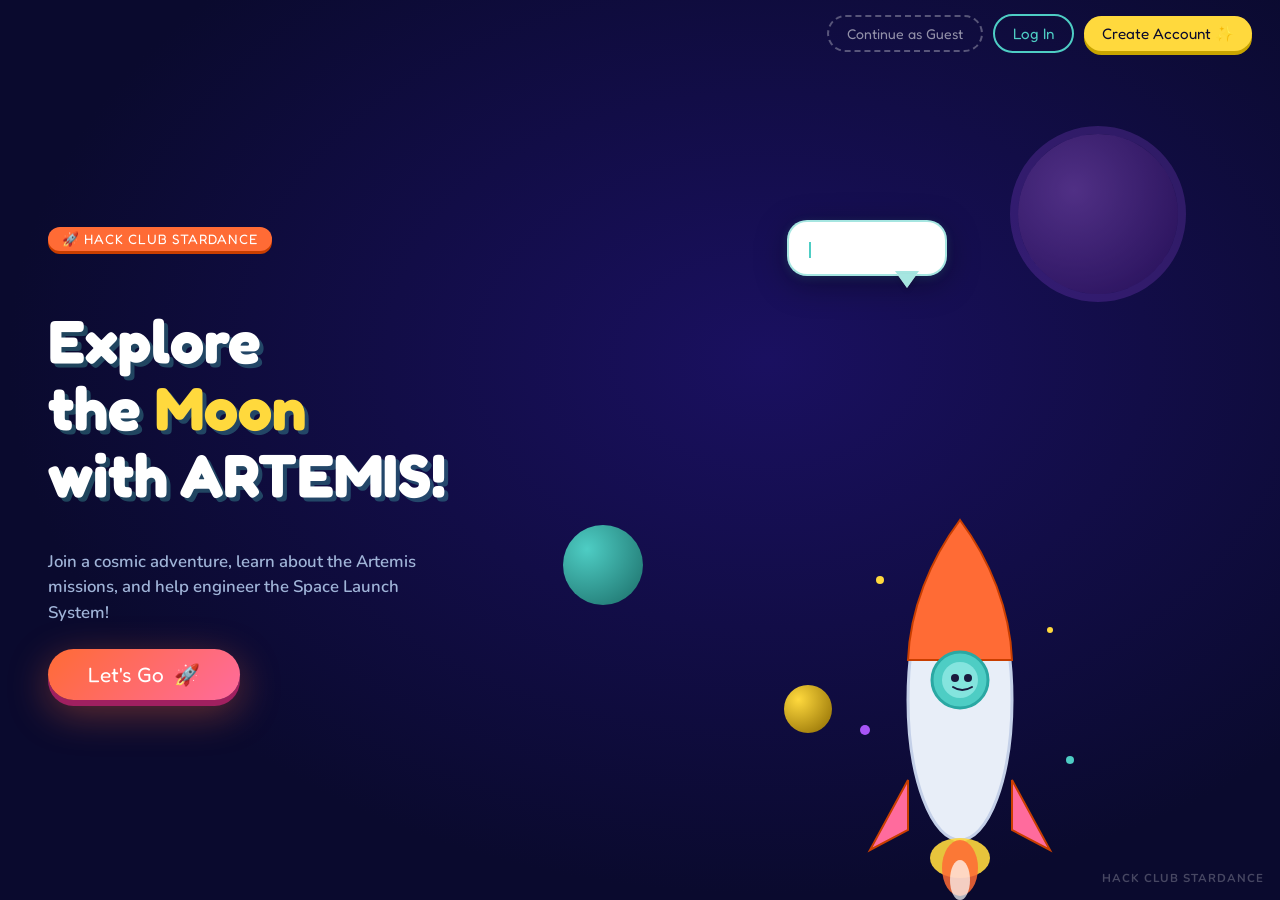
<file: proj.html>
<!DOCTYPE html>
<html lang="en">
<head>
  <meta charset="UTF-8" />
  <meta name="viewport" content="width=device-width, initial-scale=1.0" />
  <title>Stardance – Hack Club</title>
  <link href="https://fonts.googleapis.com/css2?family=Fredoka+One&family=Nunito:wght@400;600;700;800;900&display=swap" rel="stylesheet"/>
  <style>
:root {
  --space-dark: #0a0a2e;
  --space-mid: #0d1b4b;
  --star-yellow: #ffd93d;
  --rocket-orange: #ff6b35;
  --planet-teal: #4ecdc4;
  --planet-pink: #ff6b9d;
  --nebula-purple: #a855f7;
  --white: #ffffff;
}
*, *::before, *::after { box-sizing: border-box; }
html, body {
  width: 100%; height: 100%;
  font-family: "Nunito", sans-serif;
  overflow: hidden;
  background: var(--space-dark);
  margin: 0; padding: 0;
}
#stars-canvas {
  position: fixed; inset: 0;
  z-index: 0; pointer-events: none;
}
.page {
  position: fixed; inset: 0;
  display: flex; flex-direction: column;
  opacity: 0; pointer-events: none;
  transition: opacity 0.5s ease, transform 0.5s ease;
  transform: translateY(30px);
  z-index: 1;
  overflow: hidden;
}
.page.active {
  opacity: 1; pointer-events: all;
  transform: translateY(0);
}
.page.exit-up {
  opacity: 0; transform: translateY(-40px);
}
#page-dashboard { overflow-y: auto; }

/* KEY FIX: make sls-intro page scrollable */
#page-sls-intro { overflow-y: auto; }

/* KEY FIX: make home page scrollable so button is always reachable */
#page-home { overflow-y: auto; overflow-x: hidden; }

.planet { position: absolute; border-radius: 50%; pointer-events: none; }

/* PAGE 1 */
#page-home {
  background: radial-gradient(ellipse at 60% 40%, #1a1060 0%, #0a0a2e 70%);
}
.nav {
  display: flex; justify-content: flex-end;
  align-items: center; gap: 10px;
  padding: 14px 28px; z-index: 10; position: relative;
  flex-shrink: 0;
}
.nav-btn {
  font-family: "Fredoka One", cursive;
  font-size: 0.95rem; border: none; cursor: pointer;
  padding: 8px 18px; border-radius: 50px;
  transition: transform 0.15s, box-shadow 0.15s;
}
.nav-btn:hover { transform: scale(1.07); }
.nav-btn.guest {
  background: transparent;
  border: 2px dashed rgba(255,255,255,0.3);
  color: rgba(255,255,255,0.55); font-size: 0.88rem;
}
.nav-btn.guest:hover { border-color: rgba(255,255,255,0.6); color: rgba(255,255,255,0.85); }
.nav-btn.login {
  background: transparent;
  border: 2.5px solid var(--planet-teal);
  color: var(--planet-teal);
}
.nav-btn.signup {
  background: var(--star-yellow);
  color: var(--space-dark);
  box-shadow: 0 4px 0 #c9a500;
}
.nav-btn.signup:hover { box-shadow: 0 2px 0 #c9a500; transform: scale(1.07) translateY(2px); }
.user-chip {
  display: flex; align-items: center; gap: 8px;
  background: rgba(255,255,255,0.07);
  border: 2px solid rgba(78,205,196,0.35);
  border-radius: 50px; padding: 5px 12px 5px 6px;
  animation: fadeIn 0.4s ease;
}
.user-avatar {
  width: 30px; height: 30px; border-radius: 50%;
  background: linear-gradient(135deg, var(--planet-teal), var(--nebula-purple));
  display: flex; align-items: center; justify-content: center;
  font-family: "Fredoka One", cursive; font-size: 0.95rem; color: white;
}
.user-name { font-family: "Fredoka One", cursive; font-size: 0.95rem; color: var(--star-yellow); }
.logout-btn {
  font-family: "Fredoka One", cursive; font-size: 0.8rem;
  background: transparent; border: 1.5px solid rgba(255,107,157,0.5);
  color: var(--planet-pink); padding: 4px 12px; border-radius: 50px;
  cursor: pointer; transition: all 0.15s;
}
.logout-btn:hover { background: rgba(255,107,157,0.15); border-color: var(--planet-pink); }
.guest-chip {
  display: flex; align-items: center; gap: 8px;
  background: rgba(255,255,255,0.05);
  border: 2px dashed rgba(255,255,255,0.25);
  border-radius: 50px; padding: 5px 14px 5px 10px;
  animation: fadeIn 0.4s ease;
}
.guest-icon {
  width: 30px; height: 30px; border-radius: 50%;
  background: rgba(255,255,255,0.1);
  display: flex; align-items: center; justify-content: center; font-size: 1rem;
}
.guest-label { font-family: "Fredoka One", cursive; font-size: 0.9rem; color: rgba(255,255,255,0.6); }
.join-btn {
  font-family: "Fredoka One", cursive; font-size: 0.8rem;
  background: var(--star-yellow); color: var(--space-dark);
  border: none; padding: 5px 13px; border-radius: 50px;
  cursor: pointer; transition: all 0.15s; box-shadow: 0 2px 0 #c9a500;
}
.join-btn:hover { transform: scale(1.05); }
.home-content {
  flex: 1; display: flex; align-items: center;
  padding: 20px 48px 60px; position: relative; overflow: visible;
  min-height: 520px;
}
.home-text { z-index: 5; max-width: 500px; }
.hackclub-badge {
  display: inline-block; background: var(--rocket-orange);
  color: white; font-family: "Fredoka One", cursive;
  font-size: 0.85rem; padding: 4px 14px; border-radius: 50px;
  margin-bottom: 10px; box-shadow: 0 3px 0 #c93e00; letter-spacing: 1px;
}
.home-title {
  font-family: "Fredoka One", cursive;
  font-size: clamp(1.9rem, 5vw, 3.8rem);
  color: var(--white); line-height: 1.1; padding-top: 0.1em;
  text-shadow: 4px 4px 0px rgba(78,205,196,0.3);
}
.home-title span { color: var(--star-yellow); display: inline-block; animation: floatAnim 3s ease-in-out infinite; }
.home-subtitle {
  font-size: 1.05rem; color: #a0b4d8; margin: 10px 0 24px;
  font-weight: 600; line-height: 1.5; max-width: 380px;
}
.letsgo-btn {
  font-family: "Fredoka One", cursive; font-size: 1.3rem;
  background: linear-gradient(135deg, var(--rocket-orange), var(--planet-pink));
  color: white; border: none; cursor: pointer;
  padding: 13px 40px; border-radius: 60px;
  box-shadow: 0 6px 0 #a02060, 0 12px 40px rgba(255,107,53,0.4);
  transition: transform 0.15s, box-shadow 0.15s;
  display: inline-flex; align-items: center; gap: 8px;
  position: relative; overflow: hidden;
}
.letsgo-btn::after {
  content: ""; position: absolute; inset: 0;
  background: white; opacity: 0; transition: opacity 0.2s; border-radius: inherit;
}
.letsgo-btn:hover::after { opacity: 0.08; }
.letsgo-btn:hover { transform: scale(1.05) translateY(-2px); box-shadow: 0 8px 0 #a02060, 0 20px 50px rgba(255,107,53,0.5); }
.letsgo-btn:active { transform: scale(1.02) translateY(2px); box-shadow: 0 4px 0 #a02060; }
.home-illustration {
  position: absolute; right: 0; bottom: 0;
  width: 50%; height: calc(100% - 60px);
  display: flex; align-items: flex-end; justify-content: center;
  pointer-events: none;
}
.rocket-svg { width: 300px; animation: rocketFloat 4s ease-in-out infinite; position: relative; z-index: 2; }
.rocket-bubble {
  position: absolute; top: 12%; right: 52%;
  background: white; color: #1a1a3e;
  font-family: "Fredoka One", cursive; font-size: 1rem;
  line-height: 1.5; padding: 14px 18px; border-radius: 20px;
  box-shadow: 0 8px 32px rgba(0,0,0,0.35), 0 2px 8px rgba(78,205,196,0.2);
  border: 2.5px solid rgba(78,205,196,0.5);
  max-width: 220px; min-width: 160px; z-index: 10;
  opacity: 0; transform: scale(0.7) translateY(10px);
  transition: opacity 0.4s ease, transform 0.4s cubic-bezier(0.34,1.56,0.64,1);
  pointer-events: none;
}
.rocket-bubble.visible { opacity: 1; transform: scale(1) translateY(0); }
.rocket-bubble.floating { animation: bubbleFloat 4s ease-in-out infinite; }
.rocket-bubble-tail {
  position: absolute; bottom: -14px; right: 28px;
  width: 0; height: 0;
  border-left: 10px solid transparent; border-right: 10px solid transparent;
  border-top: 14px solid white;
  filter: drop-shadow(0 3px 2px rgba(0,0,0,0.1));
}
.rocket-bubble-tail::before {
  content: ""; position: absolute; top: -17px; left: -12px;
  width: 0; height: 0;
  border-left: 12px solid transparent; border-right: 12px solid transparent;
  border-top: 17px solid rgba(78,205,196,0.5); z-index: -1;
}
.rocket-bubble-cursor {
  display: inline-block; width: 2px; height: 1em;
  background: var(--planet-teal); margin-left: 2px;
  animation: blink 0.75s step-end infinite; vertical-align: middle;
}
.scroll-hint {
  position: absolute; bottom: 28px; left: 50%;
  transform: translateX(-50%);
  display: flex; flex-direction: column; align-items: center; gap: 6px;
  font-family: "Fredoka One", cursive; font-size: 0.8rem;
  color: rgba(255,255,255,0.4); letter-spacing: 1px;
  opacity: 0; transition: opacity 0.6s ease; pointer-events: none; z-index: 5;
}
.scroll-hint.visible { opacity: 1; }
.scroll-arrow { display: flex; flex-direction: column; align-items: center; gap: 2px; }
.scroll-arrow span {
  display: block; width: 12px; height: 12px;
  border-right: 2.5px solid rgba(255,255,255,0.4);
  border-bottom: 2.5px solid rgba(255,255,255,0.4);
  transform: rotate(45deg); animation: scrollBounce 1.4s ease-in-out infinite;
}
.scroll-arrow span:nth-child(2) { animation-delay: 0.15s; opacity: 0.7; }
.scroll-arrow span:nth-child(3) { animation-delay: 0.3s; opacity: 0.4; }
.p1 { width: 160px; height: 160px; background: radial-gradient(circle at 35% 35%, #6b3fa0, #2d1060); top: 8%; right: 8%; opacity: 0.7; }
.p1::after { content: ""; position: absolute; inset: -8px; border-radius: 50%; border: 8px solid rgba(168,85,247,0.3); }
.p2 { width: 80px; height: 80px; background: radial-gradient(circle at 30% 30%, #4ecdc4, #1a6b66); top: 55%; left: 44%; }
.p3 { width: 48px; height: 48px; background: radial-gradient(circle at 30% 30%, var(--star-yellow), #8a6800); bottom: 20%; right: 35%; }

/* PAGE 2 */
#page-astro { background: radial-gradient(ellipse at 50% 60%, #0e1a4e 0%, #060618 80%); }
.astro-scene {
  flex: 1; display: flex; align-items: center; justify-content: center;
  padding: 12px 32px; gap: 32px; position: relative; overflow: hidden;
}
.astronaut-wrap {
  flex-shrink: 0; position: relative;
  display: flex; flex-direction: column; align-items: center;
}
.astronaut-svg {
  width: 170px; animation: astroFloat 3.5s ease-in-out infinite;
  filter: drop-shadow(0 10px 30px rgba(78,205,196,0.3));
  transition: filter 0.3s;
}
.astronaut-svg.talking {
  filter: drop-shadow(0 10px 30px rgba(78,205,196,0.3)) drop-shadow(0 0 18px rgba(78,205,196,0.7));
  animation: astroFloat 3.5s ease-in-out infinite, talkBounce 0.4s ease-in-out infinite;
}
.voice-controls { display: flex; align-items: center; gap: 8px; margin-top: 8px; }
.voice-btn {
  font-family: "Fredoka One", cursive; font-size: 0.8rem;
  border: 2px solid rgba(78,205,196,0.5); background: transparent;
  color: var(--planet-teal); padding: 5px 13px; border-radius: 50px;
  cursor: pointer; transition: all 0.2s;
}
.voice-btn:hover, .voice-btn.speaking { background: rgba(78,205,196,0.15); border-color: var(--planet-teal); }
.voice-btn.speaking { animation: voicePulse 1s ease-in-out infinite; }
.replay-btn {
  font-family: "Fredoka One", cursive; font-size: 0.8rem;
  border: 2px solid rgba(255,255,255,0.2); background: transparent;
  color: rgba(255,255,255,0.5); padding: 5px 12px; border-radius: 50px;
  cursor: pointer; transition: all 0.2s;
}
.replay-btn:hover { border-color: rgba(255,255,255,0.5); color: white; }
.sound-wave {
  display: flex; align-items: center; gap: 3px; height: 20px;
  margin-top: 6px; opacity: 0; transition: opacity 0.3s;
}
.sound-wave.active { opacity: 1; }
.wave-bar { width: 4px; border-radius: 2px; background: var(--planet-teal); animation: waveAnim 0.8s ease-in-out infinite; }
.wave-bar:nth-child(1) { height: 8px; animation-delay: 0s; }
.wave-bar:nth-child(2) { height: 16px; animation-delay: 0.1s; }
.wave-bar:nth-child(3) { height: 22px; animation-delay: 0.2s; }
.wave-bar:nth-child(4) { height: 14px; animation-delay: 0.3s; }
.wave-bar:nth-child(5) { height: 10px; animation-delay: 0.4s; }
.wave-bar:nth-child(6) { height: 18px; animation-delay: 0.15s; }
.wave-bar:nth-child(7) { height: 8px; animation-delay: 0.35s; }
.speech-bubble-outer { flex: 1; max-width: 560px; position: relative; }
.speech-bubble {
  background: rgba(255,255,255,0.95); border-radius: 24px;
  padding: 22px 28px;
  box-shadow: 0 8px 40px rgba(0,0,0,0.5), inset 0 1px 0 rgba(255,255,255,0.9);
  border: 3px solid rgba(78,205,196,0.4);
  min-height: 240px; display: flex; flex-direction: column; position: relative;
}
.speech-bubble::before {
  content: ""; position: absolute; left: -22px; top: 50%;
  transform: translateY(-50%);
  width: 0; height: 0;
  border-top: 15px solid transparent; border-bottom: 15px solid transparent;
  border-right: 22px solid rgba(255,255,255,0.95);
}
.bubble-name {
  font-family: "Fredoka One", cursive; font-size: 0.95rem;
  color: var(--planet-teal); margin-bottom: 8px; letter-spacing: 0.5px;
  display: flex; align-items: center; justify-content: space-between;
}
.bubble-text {
  font-size: 1rem; color: #1a1a3e; line-height: 1.6;
  font-weight: 600; flex: 1; min-height: 140px;
}
.bubble-text .highlight { color: var(--rocket-orange); font-weight: 800; }
.bubble-dot { width: 7px; height: 7px; border-radius: 50%; background: #d0d8f0; transition: background 0.3s; }
.bubble-dot.active { background: var(--planet-teal); }
.swipe-area {
  padding: 0 0 20px; display: flex;
  justify-content: center; align-items: center; gap: 12px;
  z-index: 10; position: relative; flex-shrink: 0;
}
.swipe-btn {
  font-family: "Fredoka One", cursive; font-size: 1rem;
  background: var(--planet-teal); color: var(--space-dark);
  border: none; cursor: pointer; padding: 11px 30px; border-radius: 50px;
  box-shadow: 0 5px 0 #1a8a85, 0 8px 24px rgba(78,205,196,0.3);
  transition: transform 0.15s, box-shadow 0.15s;
  display: flex; align-items: center; gap: 8px;
}
.swipe-btn:hover { transform: scale(1.05) translateY(-2px); box-shadow: 0 7px 0 #1a8a85, 0 12px 30px rgba(78,205,196,0.4); }
.swipe-btn:active { transform: scale(1.02) translateY(2px); box-shadow: 0 3px 0 #1a8a85; }
.swipe-btn-prev {
  background: transparent; border: 2.5px solid rgba(255,255,255,0.3);
  color: rgba(255,255,255,0.6); box-shadow: none;
  font-family: "Fredoka One", cursive; font-size: 0.95rem;
  padding: 10px 20px; border-radius: 50px; cursor: pointer; transition: all 0.15s;
}
.swipe-btn-prev:hover { border-color: rgba(255,255,255,0.6); color: white; }
.moon-deco { position: absolute; right: -40px; top: 10%; width: 180px; height: 180px; border-radius: 50%; background: radial-gradient(circle at 35% 35%, #fffbe0, #c8a800); opacity: 0.12; }
.mars-deco { position: absolute; left: 2%; bottom: 10%; width: 85px; height: 85px; border-radius: 50%; background: radial-gradient(circle at 35% 35%, #ff8a5b, #8b2500); opacity: 0.25; }

/* PAGE 3 */
#page-mission { background: radial-gradient(ellipse at 30% 70%, #0e2a4a 0%, #060618 70%); }
.mission-top { padding: 18px 36px 0; z-index: 5; position: relative; flex-shrink: 0; }
.mission-label { font-family: "Fredoka One", cursive; font-size: clamp(1.4rem, 3vw, 2.2rem); color: var(--white); text-shadow: 2px 2px 0 rgba(255,107,53,0.4); }
.mission-label span { color: var(--star-yellow); }
.mission-scene {
  flex: 1; display: flex; align-items: center;
  justify-content: space-between; padding: 8px 48px 16px;
  position: relative; overflow: hidden;
}
.mission-astro-wrap { position: relative; display: flex; flex-direction: column; align-items: center; z-index: 5; }
.mission-astronaut-svg { width: 190px; animation: astroFloat 4s ease-in-out infinite; }
.astro-shadow { width: 110px; height: 16px; border-radius: 50%; background: rgba(0,0,0,0.4); animation: shadowPulse 4s ease-in-out infinite; margin-top: -10px; }
.sls-panel { z-index: 5; display: flex; flex-direction: column; align-items: flex-end; gap: 12px; }
.sls-label { font-family: "Fredoka One", cursive; font-size: 0.95rem; color: #a0b4d8; letter-spacing: 0.5px; text-align: right; }
.sls-btn {
  font-family: "Fredoka One", cursive; font-size: 1.25rem;
  background: linear-gradient(135deg, #ffd93d, #ff6b35); color: var(--space-dark);
  border: none; cursor: pointer; padding: 16px 34px; border-radius: 20px;
  box-shadow: 0 6px 0 #8a3e00, 0 12px 40px rgba(255,107,53,0.35);
  transition: transform 0.15s, box-shadow 0.15s;
  display: flex; align-items: center; gap: 10px;
  position: relative; overflow: hidden; white-space: nowrap;
}
.sls-btn::before {
  content: ""; position: absolute; top: -50%; left: -60%;
  width: 60%; height: 200%; background: rgba(255,255,255,0.25);
  transform: skewX(-20deg); animation: shine 3s 1s infinite;
}
.sls-btn:hover { transform: scale(1.06) translateY(-3px); box-shadow: 0 9px 0 #8a3e00, 0 18px 50px rgba(255,107,53,0.5); }
.sls-btn:active { transform: scale(1.02) translateY(3px); box-shadow: 0 3px 0 #8a3e00; }
.ground-strip { position: absolute; bottom: 0; left: 0; right: 0; height: 5px; background: linear-gradient(90deg, transparent, var(--planet-teal), var(--nebula-purple), transparent); opacity: 0.5; }
.crater1 { position: absolute; bottom: 8%; left: 28%; width: 80px; height: 25px; border-radius: 50%; border: 3px solid rgba(255,255,255,0.08); }
.crater2 { position: absolute; bottom: 14%; left: 52%; width: 50px; height: 16px; border-radius: 50%; border: 2px solid rgba(255,255,255,0.05); }
.small-planet-m { position: absolute; top: 8%; right: 12%; width: 60px; height: 60px; border-radius: 50%; background: radial-gradient(circle at 35% 35%, #ff6b9d, #5a0030); opacity: 0.5; }
.ring-m { position: absolute; top: 8%; right: 10%; width: 90px; height: 28px; border-radius: 50%; border: 4px solid rgba(255,107,157,0.35); transform: rotate(-20deg); }
.back-btn {
  position: absolute; bottom: 20px; left: 36px;
  font-family: "Fredoka One", cursive; font-size: 0.9rem;
  background: transparent; border: 2px solid rgba(255,255,255,0.2);
  color: rgba(255,255,255,0.5); cursor: pointer;
  padding: 8px 18px; border-radius: 50px; transition: all 0.2s; z-index: 10;
}
.back-btn:hover { border-color: rgba(255,255,255,0.5); color: white; }

.auth-gate-overlay {
  position: fixed;
  inset: 0;
  z-index: 150;
  background: rgba(5,5,25,0.9);
  backdrop-filter: blur(10px);
  display: flex;      
  align-items: center;
  justify-content: center;
  opacity: 0;
  pointer-events: none;
  transition: opacity 0.3s;
}

.auth-gate-overlay.open {
  opacity: 1;
  pointer-events: all;
}
.auth-gate-box{
  background: linear-gradient(135deg, #0d1b4b, #1a0a4e);
  border-radius: 28px;
  padding: 40px 36px 32px;
  width: 420px;
  max-width: 92vw;
  border: 2px solid rgba(78,205,196,0.3);
  box-shadow: 0 20px 80px rgba(0,0,0,0.7);
  transform: scale(0.9) translateY(20px);
  transition: transform 0.3s;
  text-align: center;
}
.auth-gate-overlay.open .auth-gate-box{
  transform: scale(1) translateY(0);
}
.auth-gate-icon {
  font-size: 3rem;
  margin-bottom: 12px;
}
.auth-gate-title {
  font-family: "Fredoka One", cursive;
  font-size: 1.9rem;
  color:  var(--star-yellow);
  margin-bottom: 8px;
}
.auth-gate-sub {
  color: #a0b4d8;
  font-size: 0.95rem;
  font-weight: 600;
  margin-bottom: 28px;
  line-height: 1.5;
}
.auth-gate-btns {
  display: flex;
  flex-direction: column;
  gap: 10px;
}
.auth-gate-btn-primary {
  font-family:  "Fredoka One", cursive;
  font-size: 1.1rem;
  background: var(--planet-teal);
  color: var(--space-dark);
  border: none;
  cursor: pointer;
  padding: 13px;
  border-radius: 14px;
  box-shadow: 0 4px 0 #1a8a85;
  transition: transform 0.15s, box-shadow 0.15s;
}
.auth-gate-btn-primary:hover {
  transform: translateY(-2px);
  box-shadow: 0 6px 0 #1a8a85;
}
.auth-gate-btn-secondary {
  font-family: "Fredoka One", cursive;
  font-size: 1rem;
  background: var(--star-yellow);
  color: var(--space-dark);
  border: none;
  padding: 12px;
  border-radius: 14px;
  box-shadow: 0 4px 0 #c9a500;
  transition: transform 0.15s, box-shadow 0.15s;
}
.auth-gate-btn-secondary:hover{
  transform: translate(-2px);
  box-shadow: 0 6px 0 #1a8a85;
}
.auth-gate-btn-ghost {
  font-family: "Fredoka One", cursive;
  font-size: 0.9rem;
  background: transparent;
  color: rgba(255,255,255,0.45);
  border: 1px solid rgba(255,255,255,0.15);
  cursor: pointer;
  padding: 10px;
  border-radius: 14px;
  transition: all 0.15s;
}
.auth-gate-btn-ghost:hover{
  border-color: rgba(255,255,255,0.4);
  color: rgba(255,255,255,0.8);
}
.modal-overlay{
  position: fixed;
  inset: 0;
  z-index: 200;
  background: rgba(5,5,25,0.85);
  backdrop-filter: blur(8px);
  display: flex;
  align-items: center;
  justify-content: center;
  opacity: 0;
  pointer-events: none;
  transition: opacity 0.3s;
}
.modal-overlay.open {
  opacity: 1;
  pointer-events: all;
}
.modal-box{
  background: linear-gradient(135deg, #0d1b4b, #1a0a4e);
  border-radius: 24px;
  padding: 36px 36px 28px;
  width: 400px;
  max-width: 92vw;
  border: 2px solid rgba(78,205,196,0.3);
  box-shadow: 0 20px 80px rgba(0,0,0,0.7);
  transform: scale(0.9) translateY(20px);
  transition: transform 0.3s;
  position: relative;
}
.modal-overlay.open .modal-box {
  transform: scale(1) translateY(0);
}
.modal-title{
  font-family: "Fredoka One", cursive;
  font-size: 1.8rem;
  color: var(--star-yellow);
  margin-bottom: 18px;
}
.modal-input{
  width: 100%;
  padding: 12px 16px;
  border-radius: 12px;
  border: 2px solid rgba(78,205,196,0.3);
  background: rgba(255,255,255,0.07);
  color: white;
  font-family: "Nunito", sans-serif;
  font-size: 1rem;
  font-weight: 600;
  margin-bottom: 12px;
  outline: none;
  transition: border-color 0.2s;
}
.modal-input::placeholder{
  color: rgba(255,255,255,0.35);
}
.modal-input:focus{
  border-color: var(--planet-teal);
}
.modal-submit{
  width: 100%;
  padding: 13px;
  font-family: "Fredoka One", cursive;
  font-family: 1.1rem;
  background: var(--planet-teal);
  color: var(--space-dark);
  border: none;
  border-radius: 12px;
  cursor: pointer;
  box-shadow: 0 4px 0 #1a8a85;
  transition: transform 0.15s, box-shadow 0.15s;
  margin-top: 4px;
}
.modal-submit:hover{
  transform: translateY(-2px);
  box-shadow: 0 6px 0 #1a8a85;
}
.modal-close{
  position: absolute;
  top: 14px;
  right: 16px;
  background: rgba(255,255,255,0.1);
  border: none;
  color: white;
  font-size: 1.1rem;
  cursor: pointer;
  width: 32px;
  height: 32px;
  border-radius: 50%;
  display: flex;
  align-items: center;
  justify-content: center;
  transition: background 0.2s;
}
.modal-close:hover{
  background: rgba(255,255,255,0.2);
}
.modal-switch{
  text-align: center;
  margin-top: 14px;
  color: rgba(255,255,255,0.5);
  font-size: 0.88rem;
}
.modal-switch a{
  color: rgba(255,255,255,0.55);
  cursor: pointer;
  text-decoration: underline;
  text-underline-offset: 3px;
}
.modal-guest-link a:hover{
  color: rgba(255,255,255,0.85);
}
.modal-error{
  background: rgba(255,107,157,0.15);
  border: 1.5px solid rgba(255,107,157,0.5);
  color:  #ff9ec4;
  font-size: 0.88rem;
  font-weight: 700;
  border-radius: 10px;
  padding: 8px 12px;
  margin-bottom: 10px;
  display: none;
}

/* TOAST */
.toast {
  position: fixed; bottom: 50px; left: 50%;
  transform: translateX(-50%) translateY(20px);
  background: linear-gradient(135deg, #0d1b4b, #1a0a4e);
  border: 2px solid rgba(78,205,196,0.4); color: var(--star-yellow);
  font-family: "Fredoka One", cursive; font-size: 1rem;
  padding: 12px 24px; border-radius: 50px;
  box-shadow: 0 8px 32px rgba(0,0,0,0.5);
  opacity: 0; transition: all 0.4s ease; z-index: 300; white-space: nowrap;
}
.toast.toast-show { opacity: 1; transform: translateX(-50%) translateY(0); }

/* PAGE 4 – SLS INTRO — SCROLLABLE */
#page-sls-intro {
  background: radial-gradient(ellipse at 40% 30%, #0e1a4e 0%, #060618 80%);
  overflow-y: auto;
  overflow-x: hidden;
}
.sls-intro-bg { position: absolute; inset: 0; pointer-events: none; z-index: 0; }
.sls-star-ring { position: absolute; border-radius: 50%; border: 2px solid rgba(78,205,196,0.08); }
.sls-star-ring.r1 { width: 500px; height: 500px; top: -120px; right: -120px; }
.sls-star-ring.r2 { width: 300px; height: 300px; bottom: -80px; left: -80px; border-color: rgba(255,107,157,0.08); }

/* KEY FIX: use min-height instead of fixed flex centering so it grows to fit content */
.sls-intro-content {
  min-height: 100%;
  display: flex; flex-direction: column;
  align-items: center; justify-content: center;
  padding: 40px 24px 100px;
  z-index: 2; position: relative;
  text-align: center; gap: 6px;
}
.sls-intro-badge {
  display: inline-block; background: rgba(78,205,196,0.15);
  border: 1.5px solid rgba(78,205,196,0.4); color: var(--planet-teal);
  font-family: "Fredoka One", cursive; font-size: 0.8rem;
  padding: 4px 16px; border-radius: 50px; letter-spacing: 1.5px; margin-bottom: 4px;
}
.sls-intro-title { font-family: "Fredoka One", cursive; font-size: clamp(1.8rem,4.5vw,3rem); color: var(--white); line-height: 1.15; text-shadow: 3px 3px 0 rgba(78,205,196,0.2); }
.sls-intro-title span { color: var(--star-yellow); }
.sls-intro-sub { font-size: 1rem; color: #a0b4d8; font-weight: 600; margin: 4px 0 20px; }

.astronaut-picker{
  display: flex;
  gap: 24px;
  justify-content: center;
  flex-wrap: wrap;
  margin-bottom: 24px;
}
.picker-card{
  position: relative;
  cursor: pointer;
  background: rgba(255,255,255,0.04);
  border: 2.5px solid rgba(255,255,255,0.1);
  border-radius: 24px;
  padding: 22px 28px 18px;
  display: flex;
  flex-direction: column;
  align-items: center;
  gap: 4px;
  transition: transform 0.22s cubic-bezier(0.34,1.56,0.64,1),border-color 0.22s, box-shadow 0.22s;
  min-width: 170px;
  overflow: hidden;
}
.picker-card:hover{
  transform: translate(-6px) scale(1.03);
  border-color: rgba(255,255,255,0.25);
}
.picker-card.selected-female{
  border-color: var(--planet-pink);
  box-shadow: 0 0 0 3px rgba(255,107,157,0.2), 0 16px 48px rgba(255,107,157,0.25);
}
.picker-card.selected-male{
  border-color: var(--planet-teal);
  box-shadow:0 0 0 3px rgba(78,205,196,0.2), 0 16px 48px rgba(78,205,196,0.25);
}
.picker-glow{
  position: absolute;
  inset: 0;
  border-radius: 22px;
  opacity: 0;
  transition: opacity 0.3s;
}
.female-glow{
  background: radial-gradient(ellipse at 50% 20%, rgba(255,107,157,0.18), transparent 70%);
}
.male-glow{
  background: radial-gradient(ellipse at 50% 20%, rgba(78,205,196,0.18), transparent 70%);
}
.picker-card.selected-female .female-glow, .picker-card.selected-male .male-glow{
  opacity: 1;
}
.picker-svg{
  width: 110px;
  animation: astroFloat 3.5s ease-in-out infinite;
}
#pick-male .picker-svg {
  animation-delay: -1.5s;
}
.picker-label {
  font-family: "Fredoka One", cursive;
  font-size: 0.95rem;
  color: var(--star-yellow);
}
.picker-sub{
  font-size: 0.78rem;
  color: rgba(255,255,255,0.4);
  font-weight: 700;
}
.picker-check{
  position: absolute;
  top: 12px;
  right: 14px;
  width: 26px;
  height: 26px;
  border-radius: 50%;
  background: var(--planet-teal);
  color: var(--space-dark);
  font-size: 0.85rem;
  font-weight: 900;
  display: flex;
  align-items: center;
  justify-content: center;
  opacity: 0;
  transform: scale(0.4);
  transition: opacity 0.25s, transform 0.3s cubic-bezier(0.34,1.56,0.64,1);
}
#pick-female.selected-female .picker-check{
  opacity: 1;
  transform: scale(1);
  background: var(--planet-pink);
}
#pick-male.selected-male .picker-check{
  opacity: 1;
  transform: scale(1);
  background: var(--planet-teal);
}
.sls-proceed-btn{
  font-family: "Fredoka One", cursive;
  font-size: 1.15rem;
  background: linear-gradient(135deg, var(--planet-teal), var(--nebula-purple));
  color: white;
  border: none;
  cursor: pointer;
  padding: 14px 44px;
  border-radius: 60px;
  box-shadow: 0 6px 0 #1a3080, 0 12px 40px rgba(78,205,196,0.3);
  transition: transform 0.15s, box-shadow 0.15s, opacity 0.2s;
  opacity: 0.4;
  pointer-events: none;
  position: relative;
  z-index: 2;
}
.sls-proceed-btn:not([disabled]) {
  opacity: 1;
  pointer-events: all;
}
.sls-proceed-btn:not([disabled]):hover{
  transform: scale(1.05) translateY(-2px);
  box-shadow: 0 8px 0 #1a3080, 0 20px 50px rgba(78,205,196,0.4);
}
.sls-proceed-btn:not([disabled]):active {
  transform: scale(1.02) translateY(2px);
  box-shadow: 0 4px 0 #1a3080;
}
/* PAGE 5 */
#page-dashboard { background: radial-gradient(ellipse at 20% 20%, #0e1a4e 0%, #060618 75%); }
.dashboard-header {
  display: flex; align-items: center; justify-content: space-between;
  padding: 18px 36px 0; z-index: 5; position: relative; flex-shrink: 0;
}
.dash-badge {
  font-family: "Fredoka One", cursive; font-size: 0.78rem;
  color: var(--planet-teal); letter-spacing: 1.5px;
  background: rgba(78,205,196,0.1); border: 1.5px solid rgba(78,205,196,0.3);
  padding: 3px 14px; border-radius: 50px; display: inline-block; margin-bottom: 4px;
}
.dash-title { font-family: "Fredoka One", cursive; font-size: clamp(1.5rem,3.5vw,2.4rem); color: var(--white); line-height: 1.1; }
.dash-title span { color: var(--star-yellow); }
.dash-astronaut-mini { width: 80px; flex-shrink: 0; }
.dash-astronaut-mini svg { width: 80px; animation: astroFloat 3.5s ease-in-out infinite; }
.dashboard-grid {
  display: grid; grid-template-columns: 1fr 1fr;
  gap: 14px; padding: 16px 28px 10px;
  z-index: 5; position: relative; flex: 1;
}
.dash-card {
  background: rgba(255,255,255,0.04);
  border: 1.5px solid rgba(255,255,255,0.09);
  border-radius: 20px; padding: 18px 20px;
  transition: border-color 0.2s, transform 0.2s;
  display: flex; flex-direction: column; gap: 8px;
}
.dash-card:hover{
  border-color: rgba(78,205,196,0.2);
  transform: translateY(-2px);
}
.dash-card-icon{
  font-size: 1.4rem;
}
.dash-card-label{
  font-family: "Fredoka One", cursive;
  font-size: 0.8rem;
  color: rgba(255,255,255,0.4);
  letter-spacing: 1px;
  text-transform: uppercase;
}
.rank-card{
  grid-column: 1/-1;
  flex-direction: row;
  align-items: center;
  gap: 18px;
  flex-wrap: wrap;
}
.rank-card .dash-card-icon{
  font-size: 2rem;
}
.rank-card > div:first-child{
  flex-shrink: 0;
}
.dash-rank-badge{
  font-family: "Fredoka One", cursive;
  font-size: 1.6rem;
  color: var(--star-yellow);
  text-shadow: 2px 2px 0 rgba(255,217,61,0.3);
  flex-shrink: 0;
}
.dash-xp-bar-wrap{
  flex: 1;
  min-width: 140px;
}
.dash-xp-label {
  font-size: 0.78rem;
  color: rgba(255,255,255,0.45);
  font-weight: 700;
  margin-bottom: 5px;
}
.dash-xp-label span{
  color: var(--planet-teal);
  font-size: 0.9rem;
}
.dash-xp-track{
  height: 8px;
  background: rgba(255,255,255,0.08);
  border-radius: 8px;
  overflow: hidden;
}
.dash-xp-fill{
  height: 100%;
  border-radius: 8px;
  background: linear-gradient(90deg, var(--planet-teal), var(--nebula-purple));
  transition: width 1.2s cubic-bezier(0.22,1,0.36,1);
}
.missions-list{
  display: flex;
  flex-direction: column;
  gap: 6px;
}
.mission-item{
  font-size: 0.82rem;
  font-weight: 700;
  padding: 5px 8px;
  border-radius: 8px;
}
.mission-item.done {
  color: #a8f4f0;
  background: rgba(78,205,196,0.08);
}
.mission-item-locked{
  color: rgba(255,255,255,0.25);
}
.tag-list{
  display: flex;
  flex-wrap: wrap;
  gap: 7px;
}
.tag{
  font-size: 0.78rem;
  font-weight: 800;
  padding: 4px 11px;
  border-radius: 50px;
}
.strength-tag{
  background: rgba(78,205,196,0.15);
  color: var(--planet-teal);
  border: 1px solid rgba(78,205,196,0.3);
}
.training-card{
  grid-column: 1/-1;
}
.training-list{
  display: flex;
  flex-direction: column;
  gap: 12px;
  margin-top: 2px;
}
.training-item{
  display: flex;
  align-items: flex-start;
  gap: 12px;
}
.training-dot{
  width: 10px;
  height: 10px;
  border-radius: 50%;
  flex-shrink: 0;
  margin-top: 4px;
  background:  var(--planet-teal);
  box-shadow: 0 0 8px rgba(78,205,196,0.6);
}
.training-dot.dim{
  background: rgba(255,255,255,0.15);
  box-shadow: none;
}
/*start from here, In Shaa Allah*/
.dash-proceed-btn {
  font-family: "Fredoka One", cursive; font-size: 1.15rem;
  background: linear-gradient(135deg, var(--rocket-orange), var(--planet-pink));
  color: white; border: none; cursor: pointer;
  padding: 14px 40px; border-radius: 60px;
  box-shadow: 0 6px 0 #a02060, 0 12px 40px rgba(255,107,53,0.35);
  transition: transform 0.15s, box-shadow 0.15s;
}
.dash-proceed-btn:hover { transform: scale(1.05) translateY(-2px); box-shadow: 0 8px 0 #a02060, 0 20px 50px rgba(255,107,53,0.5); }
.dash-proceed-btn:active { transform: scale(1.02) translateY(2px); box-shadow: 0 4px 0 #a02060; }
.hackclub-ribbon { position: fixed; bottom: 14px; right: 16px; z-index: 50; font-size: 0.72rem; color: rgba(255,255,255,0.25); font-weight: 700; letter-spacing: 1px; }
.typing-cursor { display: inline-block; width: 2px; height: 1.1em; background: #1a1a3e; margin-left: 2px; animation: blink 0.8s step-end infinite; vertical-align: middle; }

/* ANIMATIONS */
@keyframes floatAnim { 0%,100%{transform:translateY(0)} 50%{transform:translateY(-10px)} }
@keyframes astroFloat { 0%,100%{transform:translateY(0) rotate(-2deg)} 50%{transform:translateY(-18px) rotate(2deg)} }
@keyframes talkBounce { 0%,100%{transform:translateY(0) rotate(-1deg)} 50%{transform:translateY(-6px) rotate(1deg)} }
@keyframes rocketFloat { 0%,100%{transform:translateY(0) rotate(3deg)} 50%{transform:translateY(-24px) rotate(-1deg)} }
@keyframes bubbleFloat { 0%,100%{transform:scale(1) translateY(0)} 50%{transform:scale(1) translateY(-24px)} }
@keyframes shadowPulse { 0%,100%{transform:scaleX(1);opacity:0.4} 50%{transform:scaleX(0.75);opacity:0.2} }
@keyframes shine { 0%{left:-60%} 30%,100%{left:120%} }
@keyframes blink { 0%,100%{opacity:1} 50%{opacity:0} }
@keyframes fadeIn { from{opacity:0;transform:translateY(-6px)} to{opacity:1;transform:translateY(0)} }
@keyframes voicePulse { 0%,100%{box-shadow:0 0 0 0 rgba(78,205,196,0.5)} 50%{box-shadow:0 0 0 8px rgba(78,205,196,0)} }
@keyframes waveAnim { 0%,100%{transform:scaleY(0.4)} 50%{transform:scaleY(1)} }
@keyframes scrollBounce { 0%,100%{transform:rotate(45deg) translateY(0);opacity:1} 50%{transform:rotate(45deg) translateY(4px);opacity:0.4} }

/* RESPONSIVE */
@media (max-width: 640px) {
  .home-content { padding: 10px 20px 80px; flex-direction: column; justify-content: flex-start; gap: 20px; min-height: unset; }
  .home-illustration { position: relative; width: 100%; height: 220px; right: auto; bottom: auto; }
  .rocket-svg { width: 180px; }
  .rocket-bubble { top: 2%; right: 50%; font-size: 0.85rem; }
  .astro-scene { flex-direction: column; padding: 8px 16px; gap: 12px; }
  .speech-bubble { min-height: 180px; }
  .speech-bubble::before { display: none; }
  .mission-scene { flex-direction: column; padding: 8px 20px; justify-content: center; }
  .dashboard-grid { grid-template-columns: 1fr; padding: 12px 16px 10px; }
  .rank-card, .training-card { grid-column: 1; }
  .astronaut-picker { gap: 14px; }
  .picker-card { min-width: 140px; padding: 16px 18px 14px; }
  .picker-svg { width: 88px; }
  .dashboard-header { padding: 14px 16px 0; }
  .sls-intro-content { padding: 30px 16px 90px; }
}
  </style>
</head>
<body>

<canvas id="stars-canvas"></canvas>

<!-- PAGE 1: HOME -->
<div class="page active" id="page-home">
  <nav class="nav" id="main-nav">
    <button class="nav-btn guest" id="nav-guest-btn">Continue as Guest</button>
    <button class="nav-btn login" id="nav-login-btn">Log In</button>
    <button class="nav-btn signup" id="nav-signup-btn">Create Account ✨</button>
  </nav>

  <div class="home-content">
    <div class="planet p1"></div>
    <div class="planet p2"></div>
    <div class="planet p3"></div>

    <div class="home-text">
      <div class="hackclub-badge">🚀 HACK CLUB STARDANCE</div>
      <h1 class="home-title">Explore<br />the <span>Moon</span><br />with ARTEMIS!</h1>
      <p class="home-subtitle">Join a cosmic adventure, learn about the Artemis missions, and help engineer the Space Launch System!</p>
      <button class="letsgo-btn" id="letsgo-main-btn">Let's Go &nbsp;🚀</button>
    </div>

    <div class="home-illustration">
      <div class="rocket-bubble" id="rocket-bubble">
        <span id="rocket-bubble-text"></span>
        <span class="rocket-bubble-cursor"></span>
        <div class="rocket-bubble-tail"></div>
      </div>

      <svg class="rocket-svg" viewBox="0 0 300 420" fill="none" xmlns="http://www.w3.org/2000/svg">
        <ellipse cx="150" cy="220" rx="52" ry="140" fill="#E8EEF8" stroke="#C4D0E8" stroke-width="3"/>
        <path d="M150 40 C120 80 100 130 98 180 L202 180 C200 130 180 80 150 40Z" fill="#FF6B35" stroke="#c93e00" stroke-width="2"/>
        <circle cx="150" cy="200" r="28" fill="#4ECDC4" stroke="#2aa8a3" stroke-width="3"/>
        <circle cx="150" cy="200" r="18" fill="#a8f4f0" opacity="0.6"/>
        <circle cx="145" cy="198" r="4" fill="#1a1a3e"/>
        <circle cx="158" cy="198" r="4" fill="#1a1a3e"/>
        <path d="M143 207 Q152 213 162 207" stroke="#1a1a3e" stroke-width="2" stroke-linecap="round" fill="none"/>
        <path d="M98 300 L60 370 L98 350Z" fill="#FF6B9D" stroke="#c93e00" stroke-width="2"/>
        <path d="M202 300 L240 370 L202 350Z" fill="#FF6B9D" stroke="#c93e00" stroke-width="2"/>
        <ellipse cx="150" cy="378" rx="30" ry="20" fill="#FFD93D" opacity="0.9"/>
        <ellipse cx="150" cy="388" rx="18" ry="28" fill="#FF6B35" opacity="0.85"/>
        <ellipse cx="150" cy="400" rx="10" ry="20" fill="white" opacity="0.7"/>
        <circle cx="70" cy="100" r="4" fill="#FFD93D"/>
        <circle cx="240" cy="150" r="3" fill="#FFD93D"/>
        <circle cx="55" cy="250" r="5" fill="#A855F7"/>
        <circle cx="260" cy="280" r="4" fill="#4ECDC4"/>
      </svg>

      <div class="scroll-hint" id="scroll-hint">
        <span>scroll down</span>
        <div class="scroll-arrow"><span></span><span></span><span></span></div>
      </div>
    </div>
  </div>
</div>

<!-- PAGE 2: ASTRONAUT SPEAKS -->
<div class="page" id="page-astro">
  <div class="moon-deco"></div>
  <div class="mars-deco"></div>

  <div class="astro-scene">
    <div class="astronaut-wrap">
      <svg class="astronaut-svg" viewBox="0 0 180 240" fill="none" xmlns="http://www.w3.org/2000/svg">
        <rect x="52" y="120" width="76" height="90" rx="22" fill="#E8EEF8" stroke="#C4D0E8" stroke-width="3"/>
        <circle cx="90" cy="90" r="52" fill="#E8EEF8" stroke="#C4D0E8" stroke-width="3"/>
        <ellipse cx="90" cy="90" rx="36" ry="38" fill="#4ECDC4" opacity="0.85"/>
        <ellipse cx="82" cy="82" rx="10" ry="14" fill="rgba(255,255,255,0.25)"/>
        <circle cx="82" cy="88" r="5" fill="#1a2e5e"/>
        <circle cx="100" cy="88" r="5" fill="#1a2e5e"/>
        <path id="astro-mouth" d="M79 100 Q91 108 103 100" stroke="#1a2e5e" stroke-width="2.5" stroke-linecap="round" fill="none"/>
        <rect x="20" y="128" width="34" height="56" rx="17" fill="#E8EEF8" stroke="#C4D0E8" stroke-width="2.5"/>
        <rect x="126" y="128" width="34" height="56" rx="17" fill="#E8EEF8" stroke="#C4D0E8" stroke-width="2.5"/>
        <ellipse cx="37" cy="187" rx="16" ry="11" fill="#FF6B35"/>
        <ellipse cx="143" cy="187" rx="16" ry="11" fill="#FF6B35"/>
        <rect x="60" y="200" width="28" height="36" rx="14" fill="#C4D0E8" stroke="#a0aec8" stroke-width="2"/>
        <rect x="92" y="200" width="28" height="36" rx="14" fill="#C4D0E8" stroke="#a0aec8" stroke-width="2"/>
        <ellipse cx="74" cy="236" rx="18" ry="10" fill="#1a2e5e"/>
        <ellipse cx="106" cy="236" rx="18" ry="10" fill="#1a2e5e"/>
        <rect x="112" y="130" width="26" height="40" rx="8" fill="#a0aec8" stroke="#8090b8" stroke-width="2"/>
        <circle cx="78" cy="150" r="10" fill="#FF6B35" opacity="0.7"/>
        <text x="78" y="154" text-anchor="middle" fill="white" font-size="6" font-weight="bold">NASA</text>
      </svg>

      <div class="sound-wave" id="sound-wave">
        <div class="wave-bar"></div><div class="wave-bar"></div><div class="wave-bar"></div>
        <div class="wave-bar"></div><div class="wave-bar"></div><div class="wave-bar"></div>
        <div class="wave-bar"></div>
      </div>

      <div class="voice-controls">
        <button class="voice-btn" id="voice-toggle-btn" onclick="toggleSpeech()">🔊 Listen</button>
        <button class="replay-btn" onclick="replayVoice()">↺ Replay</button>
      </div>

      <div style="margin-top:10px;display:flex;gap:6px">
        <div id="dot0" class="bubble-dot active"></div>
        <div id="dot1" class="bubble-dot"></div>
        <div id="dot2" class="bubble-dot"></div>
        <div id="dot3" class="bubble-dot"></div>
      </div>
    </div>

    <div class="speech-bubble-outer">
      <div class="speech-bubble">
        <div class="bubble-name">👩‍🚀 Commander Lidika</div>
        <div class="bubble-text" id="bubble-text">
          <span id="typed-text"></span>
          <span class="typing-cursor" id="cursor"></span>
        </div>
      </div>
    </div>
  </div>

  <div class="swipe-area">
    <button class="swipe-btn-prev" id="prev-btn" onclick="prevSlide()" style="display:none">← Back</button>
    <button class="swipe-btn" id="next-btn" onclick="nextSlide()">Continue &nbsp;→</button>
  </div>
</div>

<!-- PAGE 3: MISSION -->
<div class="page" id="page-mission">
  <div class="mission-top">
    <h2 class="mission-label">Let's go for a <span>Mission!</span> 🌙</h2>
  </div>
  <div class="mission-scene">
    <div class="planet small-planet-m"></div>
    <div class="ring-m"></div>
    <div class="crater1"></div>
    <div class="crater2"></div>
    <div class="mission-astro-wrap">
      <svg class="mission-astronaut-svg" viewBox="0 0 200 280" fill="none" xmlns="http://www.w3.org/2000/svg">
        <rect x="60" y="130" width="80" height="96" rx="22" fill="#E8EEF8" stroke="#C4D0E8" stroke-width="3"/>
        <circle cx="100" cy="96" r="54" fill="#E8EEF8" stroke="#C4D0E8" stroke-width="3"/>
        <ellipse cx="100" cy="96" rx="38" ry="40" fill="#FFD93D" opacity="0.85"/>
        <ellipse cx="90" cy="87" rx="11" ry="14" fill="rgba(255,255,255,0.3)"/>
        <circle cx="88" cy="93" r="5.5" fill="#1a2e5e"/>
        <circle cx="112" cy="93" r="5.5" fill="#1a2e5e"/>
        <path d="M83 108 Q101 120 119 108" stroke="#1a2e5e" stroke-width="3" stroke-linecap="round" fill="none"/>
        <path d="M140 145 Q170 130 195 110" stroke="#E8EEF8" stroke-width="22" stroke-linecap="round"/>
        <ellipse cx="196" cy="109" rx="14" ry="10" fill="#FF6B35"/>
        <rect x="24" y="138" width="38" height="52" rx="19" fill="#E8EEF8" stroke="#C4D0E8" stroke-width="2.5"/>
        <ellipse cx="43" cy="193" rx="16" ry="10" fill="#FF6B35"/>
        <rect x="62" y="216" width="30" height="46" rx="14" fill="#C4D0E8" stroke="#a0aec8" stroke-width="2" transform="rotate(-12 62 216)"/>
        <rect x="98" y="212" width="30" height="46" rx="14" fill="#C4D0E8" stroke="#a0aec8" stroke-width="2" transform="rotate(8 98 212)"/>
        <ellipse cx="72" cy="265" rx="20" ry="11" fill="#1a2e5e" transform="rotate(-12 72 265)"/>
        <ellipse cx="115" cy="260" rx="20" ry="11" fill="#1a2e5e" transform="rotate(8 115 260)"/>
        <rect x="128" y="138" width="28" height="44" rx="8" fill="#a0aec8" stroke="#8090b8" stroke-width="2"/>
        <line x1="156" y1="135" x2="156" y2="110" stroke="#a0aec8" stroke-width="2"/>
        <rect x="156" y="107" width="22" height="14" rx="2" fill="#FF6B35"/>
      </svg>
      <div class="astro-shadow"></div>
    </div>
    <div class="sls-panel">
      <div class="sls-label">Ready to build a rocket?</div>
      <button class="sls-btn" onclick="goToPage('page-sls-intro')">🛸 Let's Engineer the SLS</button>
      <div style="font-size:0.8rem;color:rgba(255,255,255,0.3);margin-top:8px;text-align:right">Space Launch System</div>
    </div>
    <div class="ground-strip"></div>
  </div>
  <button class="back-btn" onclick="goToPage('page-astro')">← Back</button>
</div>

<!-- PAGE 4: SLS INTRO -->
<div class="page" id="page-sls-intro">
  <div class="sls-intro-bg">
    <div class="sls-star-ring r1"></div>
    <div class="sls-star-ring r2"></div>
  </div>
  <div class="sls-intro-content">
    <div class="sls-intro-badge">🛸 SPACE LAUNCH SYSTEM</div>
    <h2 class="sls-intro-title">Let's get introduced<br/>with the <span>System</span></h2>
    <p class="sls-intro-sub">First — choose your astronaut. Who's suiting up for the mission?</p>

    <div class="astronaut-picker">
      <!-- FEMALE -->
      <div class="picker-card" id="pick-female" onclick="selectAstronaut('female')">
        <div class="picker-glow female-glow"></div>
        <svg class="picker-svg" viewBox="0 0 180 240" fill="none" xmlns="http://www.w3.org/2000/svg">
          <rect x="52" y="120" width="76" height="90" rx="22" fill="#E8EEF8" stroke="#C4D0E8" stroke-width="3"/>
          <circle cx="90" cy="90" r="52" fill="#E8EEF8" stroke="#C4D0E8" stroke-width="3"/>
          <ellipse cx="90" cy="90" rx="36" ry="38" fill="#FF6B9D" opacity="0.75"/>
          <ellipse cx="82" cy="82" rx="10" ry="14" fill="rgba(255,255,255,0.25)"/>
          <circle cx="80" cy="88" r="5" fill="#1a2e5e"/>
          <circle cx="100" cy="88" r="5" fill="#1a2e5e"/>
          <path d="M77 100 Q90 112 104 100" stroke="#1a2e5e" stroke-width="2.5" stroke-linecap="round" fill="none"/>
          <path d="M75 83 Q78 79 82 82" stroke="#1a2e5e" stroke-width="1.5" stroke-linecap="round" fill="none"/>
          <path d="M96 82 Q100 78 104 82" stroke="#1a2e5e" stroke-width="1.5" stroke-linecap="round" fill="none"/>
          <rect x="20" y="128" width="34" height="56" rx="17" fill="#E8EEF8" stroke="#C4D0E8" stroke-width="2.5"/>
          <rect x="126" y="128" width="34" height="56" rx="17" fill="#E8EEF8" stroke="#C4D0E8" stroke-width="2.5"/>
          <ellipse cx="37" cy="187" rx="16" ry="11" fill="#FF6B9D"/>
          <ellipse cx="143" cy="187" rx="16" ry="11" fill="#FF6B9D"/>
          <rect x="60" y="200" width="28" height="36" rx="14" fill="#C4D0E8" stroke="#a0aec8" stroke-width="2"/>
          <rect x="92" y="200" width="28" height="36" rx="14" fill="#C4D0E8" stroke="#a0aec8" stroke-width="2"/>
          <ellipse cx="74" cy="236" rx="18" ry="10" fill="#1a2e5e"/>
          <ellipse cx="106" cy="236" rx="18" ry="10" fill="#1a2e5e"/>
          <rect x="112" y="130" width="26" height="40" rx="8" fill="#a0aec8" stroke="#8090b8" stroke-width="2"/>
          <circle cx="78" cy="150" r="10" fill="#FF6B9D" opacity="0.85"/>
          <text x="78" y="154" text-anchor="middle" fill="white" font-size="6" font-weight="bold">SLS</text>
          <path d="M50 68 Q58 40 90 38 Q122 40 130 68" stroke="#c93e00" stroke-width="5" stroke-linecap="round" fill="none" opacity="0.5"/>
        </svg>
        <div class="picker-label">👩‍🚀 Commander <span>Lidika</span></div>
        <div class="picker-sub">She / Her</div>
        <div class="picker-check" id="check-female">✓</div>
      </div>

      <!-- MALE -->
      <div class="picker-card" id="pick-male" onclick="selectAstronaut('male')">
        <div class="picker-glow male-glow"></div>
        <svg class="picker-svg" viewBox="0 0 180 240" fill="none" xmlns="http://www.w3.org/2000/svg">
          <rect x="52" y="120" width="76" height="90" rx="22" fill="#E8EEF8" stroke="#C4D0E8" stroke-width="3"/>
          <circle cx="90" cy="90" r="52" fill="#E8EEF8" stroke="#C4D0E8" stroke-width="3"/>
          <ellipse cx="90" cy="90" rx="36" ry="38" fill="#4ECDC4" opacity="0.75"/>
          <ellipse cx="82" cy="82" rx="10" ry="14" fill="rgba(255,255,255,0.25)"/>
          <circle cx="80" cy="88" r="5.5" fill="#1a2e5e"/>
          <circle cx="100" cy="88" r="5.5" fill="#1a2e5e"/>
          <path d="M78 101 Q90 110 103 101" stroke="#1a2e5e" stroke-width="2.5" stroke-linecap="round" fill="none"/>
          <rect x="20" y="128" width="34" height="56" rx="17" fill="#E8EEF8" stroke="#C4D0E8" stroke-width="2.5"/>
          <rect x="126" y="128" width="34" height="56" rx="17" fill="#E8EEF8" stroke="#C4D0E8" stroke-width="2.5"/>
          <ellipse cx="37" cy="187" rx="16" ry="11" fill="#FF6B35"/>
          <ellipse cx="143" cy="187" rx="16" ry="11" fill="#FF6B35"/>
          <rect x="60" y="200" width="28" height="36" rx="14" fill="#C4D0E8" stroke="#a0aec8" stroke-width="2"/>
          <rect x="92" y="200" width="28" height="36" rx="14" fill="#C4D0E8" stroke="#a0aec8" stroke-width="2"/>
          <ellipse cx="74" cy="236" rx="18" ry="10" fill="#1a2e5e"/>
          <ellipse cx="106" cy="236" rx="18" ry="10" fill="#1a2e5e"/>
          <rect x="112" y="130" width="26" height="40" rx="8" fill="#a0aec8" stroke="#8090b8" stroke-width="2"/>
          <circle cx="78" cy="150" r="10" fill="#FF6B35" opacity="0.85"/>
          <text x="78" y="154" text-anchor="middle" fill="white" font-size="6" font-weight="bold">SLS</text>
        </svg>
        <div class="picker-label">👨‍🚀 Commander <span>Orion</span></div>
        <div class="picker-sub">He / Him</div>
        <div class="picker-check" id="check-male">✓</div>
      </div>
    </div>

    <button class="sls-proceed-btn" id="sls-proceed-btn" onclick="goToDashboard()" disabled>Begin Mission &nbsp;🚀</button>
  </div>
  <button class="back-btn" onclick="goToPage('page-mission')">← Back</button>
</div>

<!-- PAGE 5: DASHBOARD -->
<div class="page" id="page-dashboard">
  <div class="dashboard-header">
    <div class="dash-title-wrap">
      <div class="dash-badge">🛸 MISSION CONTROL</div>
      <h2 class="dash-title">Your <span>Dashboard</span></h2>
    </div>
    <div class="dash-astronaut-mini" id="dash-astronaut-mini"></div>
  </div>

  <div class="dashboard-grid">
    <div class="dash-card rank-card">
      <div class="dash-card-icon">🏅</div>
      <div class="dash-card-label">Astronaut Rank</div>
      <div class="dash-rank-badge" id="dash-rank">Cadet</div>
      <div class="dash-xp-bar-wrap">
        <div class="dash-xp-label"><span id="dash-xp">0</span> XP &nbsp;/&nbsp; 500 XP to next rank</div>
        <div class="dash-xp-track"><div class="dash-xp-fill" id="dash-xp-fill" style="width:0%"></div></div>
      </div>
    </div>

    <div class="dash-card missions-card">
      <div class="dash-card-icon">🌙</div>
      <div class="dash-card-label">Completed Missions</div>
      <div class="missions-list">
        <div class="mission-item done">✅ Artemis Orientation</div>
        <div class="mission-item done">✅ Meet Commander Lidika</div>
        <div class="mission-item locked">🔒 SLS Engineering</div>
        <div class="mission-item locked">🔒 Lunar Trajectory Calc</div>
        <div class="mission-item locked">🔒 Moonwalk Simulation</div>
      </div>
    </div>

    <div class="dash-card strengths-card">
      <div class="dash-card-icon">💪</div>
      <div class="dash-card-label">Strengths</div>
      <div class="tag-list">
        <span class="tag strength-tag">🚀 Curiosity</span>
        <span class="tag strength-tag">🧭 Navigation</span>
        <span class="tag strength-tag">📡 Communication</span>
      </div>
    </div>

    <div class="dash-card weak-card">
      <div class="dash-card-icon">🎯</div>
      <div class="dash-card-label">Areas to Improve</div>
      <div class="tag-list">
        <span class="tag weak-tag">⚙️ Engineering</span>
        <span class="tag weak-tag">🧮 Calculations</span>
      </div>
    </div>

    <div class="dash-card training-card">
      <div class="dash-card-icon">📋</div>
      <div class="dash-card-label">Recommended Training</div>
      <div class="training-list">
        <div class="training-item">
          <div class="training-dot"></div>
          <div><div class="training-name">SLS Rocket Engineering</div><div class="training-desc">Build and tune the Space Launch System</div></div>
          <div class="training-badge next">Next</div>
        </div>
        <div class="training-item">
          <div class="training-dot dim"></div>
          <div><div class="training-name">Orbital Mechanics 101</div><div class="training-desc">Basic trajectory & delta-v calculations</div></div>
        </div>
        <div class="training-item">
          <div class="training-dot dim"></div>
          <div><div class="training-name">Lunar Surface Ops</div><div class="training-desc">Moonwalk procedure & equipment</div></div>
        </div>
      </div>
    </div>
  </div>

  <div class="dash-footer">
    <button class="dash-proceed-btn" onclick="showToast('🚀 SLS Engineering Module launching soon! In Shaa Allah!')">🛸 Start SLS Engineering &nbsp;→</button>
  </div>
  <button class="back-btn" onclick="goToPage('page-sls-intro')">← Back</button>
</div>

<!-- AUTH GATE -->
<div class="auth-gate-overlay" id="auth-gate">
  <div class="auth-gate-box">
    <div class="auth-gate-icon">🚀</div>
    <div class="auth-gate-title">Ready for Launch?</div>
    <div class="auth-gate-sub">Create a free account to save your progress and earn astronaut ranks — or just explore as a guest!</div>
    <div class="auth-gate-btns">
      <button class="auth-gate-btn-primary" onclick="openModalFromGate('login')">👾 Log In</button>
      <button class="auth-gate-btn-secondary" onclick="openModalFromGate('signup')">✨ Create Free Account</button>
      <button class="auth-gate-btn-ghost" onclick="continueAsGuest()">Continue as Guest — no account needed</button>
    </div>
  </div>
</div>

<!-- AUTH MODAL -->
<div class="modal-overlay" id="modal" onclick="closeModalOutside(event)">
  <div class="modal-box">
    <button class="modal-close" onclick="closeModal()">✕</button>
    <div class="modal-title" id="modal-title">👾 Log In</div>
    <div id="modal-name-wrap" style="display:none">
      <input class="modal-input" type="text" placeholder="Your Name 🌟" id="modal-name"/>
    </div>
    <input class="modal-input" type="email" placeholder="Email" id="modal-user"/>
    <input class="modal-input" type="password" placeholder="Password 🔐" id="modal-pass"/>
    <div class="modal-error" id="modal-error"></div>
    <button class="modal-submit" id="modal-submit-btn">Let's Go! 🚀</button>
    <div class="modal-switch" id="modal-switch">
      Don't have an account? <a onclick="switchModal('signup')">Sign Up</a>
    </div>
    <div class="modal-guest-link">
      Or <a onclick="continueAsGuest()">continue as guest</a> — no account needed
    </div>
  </div>
</div>

<div class="hackclub-ribbon">HACK CLUB STARDANCE</div>

<script>
// STARS
const canvas = document.getElementById("stars-canvas");
const ctx = canvas.getContext("2d");
let stars = [];
function resizeCanvas() { canvas.width = window.innerWidth; canvas.height = window.innerHeight; }
function initStars() {
  stars = [];
  for (let i = 0; i < 200; i++) {
    stars.push({ x: Math.random()*canvas.width, y: Math.random()*canvas.height, r: Math.random()*2.2+0.3,
      speed: Math.random()*0.015+0.005, phase: Math.random()*Math.PI*2,
      color: ["#ffffff","#FFD93D","#4ECDC4","#A855F7"][Math.floor(Math.random()*4)] });
  }
}
function drawStars() {
  ctx.clearRect(0,0,canvas.width,canvas.height);
  const t = Date.now()/1000;
  stars.forEach(s => {
    const alpha = 0.3+0.7*(0.5+0.5*Math.sin(t*s.speed*10+s.phase));
    ctx.beginPath(); ctx.arc(s.x,s.y,s.r,0,Math.PI*2);
    ctx.fillStyle = s.color+Math.floor(alpha*255).toString(16).padStart(2,"0"); ctx.fill();
  });
  requestAnimationFrame(drawStars);
}
resizeCanvas(); initStars(); drawStars();
window.addEventListener("resize", () => { resizeCanvas(); initStars(); });
// AUTH STATE
const accounts = {};
let currentUser = null;
let isGuest = false;
function isAuthenticated() { return currentUser !== null || isGuest; }

function updateNavForUser() {
  const nav = document.getElementById("main-nav");
  if (!nav) return;
  if (currentUser) {
    nav.innerHTML = `<div class="user-chip">
      <div class="user-avatar">${currentUser.name.charAt(0).toUpperCase()}</div>
      <span class="user-name">Hi, ${currentUser.name}!</span>
      <button class="logout-btn" id="logout-btn">Log Out</button></div>`;
    document.getElementById("logout-btn").addEventListener("click", logOut);
  } else if (isGuest) {
    nav.innerHTML = `<div class="guest-chip">
      <div class="guest-icon">👾</div>
      <span class="guest-label">Guest Explorer</span>
      <button class="join-btn" id="join-btn">Join for free ✨</button></div>`;
    document.getElementById("join-btn").addEventListener("click", () => openModal("signup"));
  } else {
    nav.innerHTML = `
      <button class="nav-btn guest" id="nav-guest-btn">Continue as Guest</button>
      <button class="nav-btn login" id="nav-login-btn">Log In</button>
      <button class="nav-btn signup" id="nav-signup-btn">Create Account ✨</button>`;
    document.getElementById("nav-guest-btn").addEventListener("click", continueAsGuest);
    document.getElementById("nav-login-btn").addEventListener("click", () => openModal("login"));
    document.getElementById("nav-signup-btn").addEventListener("click", () => openModal("signup"));
  }
}

function continueAsGuest() {
  isGuest = true; currentUser = null;
  closeModal(); closeAuthGate();
  updateNavForUser();
  showToast("Exploring as Guest 👾 — create an account to save progress!");
  if (_pendingNavTarget) { const t = _pendingNavTarget; _pendingNavTarget = null; goToPage(t); }
}
function logOut() { currentUser = null; isGuest = false; updateNavForUser(); showToast("Logged out. See you among the stars! 🌌"); }
function handleSignup() {
  const name = document.getElementById("modal-name").value.trim();
  const email = document.getElementById("modal-user").value.trim();
  const pass = document.getElementById("modal-pass").value;
  hideModalError();
  if (!name||!email||!pass) { showModalError("Please fill in all fields! 🚀"); return; }
  if (accounts[email]) { showModalError("That email is already registered! Try logging in."); return; }
  accounts[email] = {name,email,pass};
  currentUser = {name,email}; isGuest = false;
  closeModal(); closeAuthGate(); updateNavForUser();
  showToast(`Welcome aboard, ${name}! 🚀`);
  if (_pendingNavTarget) { const t = _pendingNavTarget; _pendingNavTarget = null; goToPage(t); }
}
function handleLogin() {
  const email = document.getElementById("modal-user").value.trim();
  const pass = document.getElementById("modal-pass").value;
  hideModalError();
  if (!email||!pass) { showModalError("Please fill in all fields! 🚀"); return; }
  const acc = accounts[email];
  if (!acc) { showModalError("Hmm, we don't recognise that email."); return; }
  if (acc.pass !== pass) { showModalError("Wrong password! Try again. 🔐"); return; }
  currentUser = {name:acc.name,email}; isGuest = false;
  closeModal(); closeAuthGate(); updateNavForUser();
  showToast(`Welcome back, ${acc.name}! 👋`);
  if (_pendingNavTarget) { const t = _pendingNavTarget; _pendingNavTarget = null; goToPage(t); }
}
function showModalError(msg) { const e=document.getElementById("modal-error"); if(e){e.textContent=msg;e.style.display="block";} }
function hideModalError() { const e=document.getElementById("modal-error"); if(e) e.style.display="none"; }
function showToast(msg) {
  const t = document.createElement("div"); t.className="toast"; t.textContent=msg;
  document.body.appendChild(t);
  setTimeout(()=>t.classList.add("toast-show"),10);
  setTimeout(()=>{t.classList.remove("toast-show");setTimeout(()=>t.remove(),400);},3000);
}

// AUTH GATE
let _pendingNavTarget = null;
function openAuthGate(targetPageId) { _pendingNavTarget = targetPageId||null; document.getElementById("auth-gate").classList.add("open"); }
function closeAuthGate() { document.getElementById("auth-gate").classList.remove("open"); }
function openModalFromGate(mode) { closeAuthGate(); openModal(mode); }

// PAGE NAVIGATION
function handleLetsGo() {
  if (isAuthenticated()) goToPage("page-astro");
  else openAuthGate("page-astro");
}
function goToPage(targetId) {
  if (targetId !== "page-home" && !isAuthenticated()) { openAuthGate(targetId); return; }
  const current = document.querySelector(".page.active");
  const target = document.getElementById(targetId);
  if (!target || current===target) return;
  stopSpeech();
  if (targetId === "page-sls-intro") target.scrollTop = 0;
  current.classList.add("exit-up"); current.classList.remove("active");
  setTimeout(()=>current.classList.remove("exit-up"),600);
  setTimeout(()=>{ target.classList.add("active"); if(targetId==="page-astro") startSlides(); },80);
}

const ROCKET_MESSAGES = ["Hello! 👋","To start your voyage,\nscroll down! ⬇️"];
function initRocketBubble() {
  const bubble = document.getElementById("rocket-bubble");
  const textEl = document.getElementById("rocket-bubble-text");
  const hint = document.getElementById("scroll-hint");
  if (!bubble||!textEl) return;
  let msgIndex=0,charIndex=0,typing=null;
  setTimeout(()=>bubble.classList.add("visible"),800);
  function typeChar() {
    const msg = ROCKET_MESSAGES[msgIndex];
    if (charIndex<=msg.length) {
      textEl.innerHTML = msg.slice(0,charIndex).replace(/\n/g,"<br>"); charIndex++;
      typing = setTimeout(typeChar,charIndex===1?120:55);
    } else {
      typing = setTimeout(()=>{
        if (msgIndex<ROCKET_MESSAGES.length-1) eraseChar();
        else { bubble.classList.add("floating"); if(hint) hint.classList.add("visible"); }
      }, msgIndex===0?1000:3500);
    }
  }
  function eraseChar() {
    const msg = ROCKET_MESSAGES[msgIndex];
    if (charIndex>0) { charIndex--; textEl.innerHTML=msg.slice(0,charIndex).replace(/\n/g,"<br>"); typing=setTimeout(eraseChar,35); }
    else { msgIndex++; charIndex=0; typing=setTimeout(typeChar,300); }
  }
  setTimeout(typeChar,1200);
}
// SPEECH SLIDES
function getGreetingName() { return currentUser?currentUser.name:null; }
function buildSlides() {
  const name = getGreetingName();
  const greeting = name?`Hello, ${name}!`:isGuest?"Hello, curious explorer!":"Hello, young explorer!";
  const greetingHTML = name?`👋 <b>Hello, ${name}!</b>`:isGuest?`👋 <b>Hello, curious explorer!</b>`:`👋 <b>Hello, young explorer!</b>`;
  const slidesText = [
    `${greeting} I'm Commander Lidika, and I've traveled all the way from the Moon just to meet you! Welcome to Stardance — your mission to the Moon starts right here!`,
    `Here's the thing — space science is hard, and most kids never get to truly feel what it's like to BE an astronaut. Math, physics, engineering... they seem scary when they're just numbers on a page. Kids deserve better than textbooks!`,
    `That's why Stardance turns the entire Moon mission into YOUR adventure! You'll engineer the rocket, train like a real astronaut, do actual calculations to launch and land, and even explore the lunar surface — all inside an interactive game built just for you!`,
    `And the best part? Stardance watches how YOU perform — tracking your strengths, spotting where you need help, and giving you a personal astronaut score after every mission. By the time you're done, you'll think like a real space engineer!`,
  ];
  const slidesHTML = [
    `${greetingHTML} I'm Commander Lidika, and I've traveled all the way from the Moon just to meet you! Welcome to <span class="highlight">Stardance</span> — your mission to the Moon starts right here! 🌙`,
    `🌍 Here's the problem — space science feels <span class="highlight">scary and far away</span> for most kids. Math, physics, engineering... they're just numbers on a page. Kids like YOU deserve to actually <b>feel</b> what it's like to be an astronaut — not just read about it. 😔`,
    `🚀 That's why <span class="highlight">Stardance</span> turns the Moon mission into YOUR adventure! Engineer the rocket, train like an astronaut, do real calculations to launch and land, and explore the lunar surface — all inside an <b>interactive game built just for you!</b> 🌕`,
    `🏆 And Stardance <span class="highlight">watches how YOU perform</span> — tracking your strengths, spotting where you need help, and giving you a <b>personal astronaut score</b> after every mission. By the end, you'll think like a real space engineer! 💫`,
  ];
  return {slidesText,slidesHTML};
}

let currentSlide=0,isSpeaking=false,speechEnabled=true,currentUtter=null;
function startSlides() { currentSlide=0; renderSlide(0); }
function renderSlide(idx) {
  const {slidesHTML} = buildSlides();
  const el = document.getElementById("typed-text");
  for(let i=0;i<4;i++){const d=document.getElementById("dot"+i);if(d)d.classList.toggle("active",i===idx);}
  const prevBtn=document.getElementById("prev-btn"); if(prevBtn) prevBtn.style.display=idx>0?"block":"none";
  const nextBtn=document.getElementById("next-btn"); if(nextBtn) nextBtn.textContent=idx===slidesHTML.length-1?"Let's Mission! 🌙":"Continue →";
  if(el){el.style.opacity="0";setTimeout(()=>{el.innerHTML=slidesHTML[idx];el.style.transition="opacity 0.4s";el.style.opacity="1";},120);}
  stopSpeech(); if(speechEnabled) setTimeout(()=>speakSlide(idx),350);
}
function speakSlide(idx) {
  if(!window.speechSynthesis) return;
  const {slidesText}=buildSlides();
  const utter=new SpeechSynthesisUtterance(slidesText[idx]); currentUtter=utter;
  function pickVoice(){const v=window.speechSynthesis.getVoices();return v.find(v=>/samantha|victoria|karen|zira|google us english/i.test(v.name))||v.find(v=>/female|woman/i.test(v.name)&&/en/i.test(v.lang))||v.find(v=>/en/i.test(v.lang))||v[0]||null;}
  const voice=pickVoice(); if(voice)utter.voice=voice;
  utter.lang="en-US";utter.rate=0.92;utter.pitch=1.1;utter.volume=1;
  utter.onstart=()=>{isSpeaking=true;setAstroTalking(true);updateVoiceBtn();};
  utter.onend=()=>{isSpeaking=false;setAstroTalking(false);updateVoiceBtn();};
  utter.onerror=(e)=>{if(e.error==="interrupted"||e.error==="canceled")return;isSpeaking=false;setAstroTalking(false);updateVoiceBtn();};
  window.speechSynthesis.speak(utter);
}
function stopSpeech(){if(window.speechSynthesis)window.speechSynthesis.cancel();isSpeaking=false;setAstroTalking(false);updateVoiceBtn();}
function toggleSpeech(){if(isSpeaking){stopSpeech();speechEnabled=false;}else{speechEnabled=true;speakSlide(currentSlide);}updateVoiceBtn();}
function replayVoice(){stopSpeech();speechEnabled=true;setTimeout(()=>speakSlide(currentSlide),150);}
function updateVoiceBtn(){const btn=document.getElementById("voice-toggle-btn");if(!btn)return;btn.textContent=isSpeaking?"🔇 Mute":"🔊 Listen";btn.classList.toggle("speaking",isSpeaking);const wave=document.getElementById("sound-wave");if(wave)wave.classList.toggle("active",isSpeaking);}
function setAstroTalking(on){const a=document.querySelector(".astronaut-svg");if(a)a.classList.toggle("talking",on);}
if(window.speechSynthesis)window.speechSynthesis.onvoiceschanged=()=>{};
function nextSlide(){const{slidesHTML}=buildSlides();if(currentSlide<slidesHTML.length-1){currentSlide++;renderSlide(currentSlide);}else{stopSpeech();goToPage("page-mission");}}
function prevSlide(){if(currentSlide>0){currentSlide--;renderSlide(currentSlide);}}

// AUTH MODAL
let modalMode="login";
function openModal(mode) {
  modalMode=mode; hideModalError();
  ["modal-name","modal-user","modal-pass"].forEach(id=>{const el=document.getElementById(id);if(el)el.value="";});
  document.getElementById("modal").classList.add("open");
  const submitBtn=document.getElementById("modal-submit-btn");
  if(mode==="signup"){
    document.getElementById("modal-title").textContent="✨ Create Account";
    document.getElementById("modal-name-wrap").style.display="block";
    document.getElementById("modal-switch").innerHTML="Already have an account? <a onclick=\"switchModal('login')\">Log In</a>";
    submitBtn.textContent="Join the Mission! 🚀"; submitBtn.onclick=handleSignup;
  }else{
    document.getElementById("modal-title").textContent="👾 Log In";
    document.getElementById("modal-name-wrap").style.display="none";
    document.getElementById("modal-switch").innerHTML="Don't have an account? <a onclick=\"switchModal('signup')\">Sign Up</a>";
    submitBtn.textContent="Let's Go! 🚀"; submitBtn.onclick=handleLogin;
  }
  setTimeout(()=>{const f=document.getElementById(mode==="signup"?"modal-name":"modal-user");if(f)f.focus();},100);
}
function closeModal(){document.getElementById("modal").classList.remove("open");hideModalError();}
function closeModalOutside(e){if(e.target===document.getElementById("modal"))closeModal();}
function switchModal(mode){openModal(mode);}
document.addEventListener("keydown",(e)=>{
  if(e.key==="Escape"){closeModal();closeAuthGate();}
  if(e.key==="Enter"&&document.getElementById("modal").classList.contains("open")){if(modalMode==="signup")handleSignup();else handleLogin();}
});

// ASTRONAUT PICKER + DASHBOARD
let selectedAstronaut=null;
function selectAstronaut(gender){
  selectedAstronaut=gender;
  document.getElementById("pick-female").classList.remove("selected-female");
  document.getElementById("pick-male").classList.remove("selected-male");
  if(gender==="female")document.getElementById("pick-female").classList.add("selected-female");
  else document.getElementById("pick-male").classList.add("selected-male");
  const btn=document.getElementById("sls-proceed-btn");
  if(btn){
    btn.removeAttribute("disabled");
    // scroll into view so the button is visible
    setTimeout(()=>btn.scrollIntoView({behavior:"smooth",block:"nearest"}),100);
  }
}
function goToDashboard(){if(!selectedAstronaut)return;buildDashboard();goToPage("page-dashboard");}
function buildDashboard(){
  const miniWrap=document.getElementById("dash-astronaut-mini");
  if(miniWrap){
    const visorColor=selectedAstronaut==="female"?"#FF6B9D":"#4ECDC4";
    const gloveColor=selectedAstronaut==="female"?"#FF6B9D":"#FF6B35";
    const badgeColor=selectedAstronaut==="female"?"#FF6B9D":"#FF6B35";
    const lashes=selectedAstronaut==="female"?`<path d="M75 83 Q78 79 82 82" stroke="#1a2e5e" stroke-width="1.5" stroke-linecap="round" fill="none"/><path d="M96 82 Q100 78 104 82" stroke="#1a2e5e" stroke-width="1.5" stroke-linecap="round" fill="none"/>` :"";
    miniWrap.innerHTML=`<svg viewBox="0 0 180 240" fill="none" xmlns="http://www.w3.org/2000/svg">
      <rect x="52" y="120" width="76" height="90" rx="22" fill="#E8EEF8" stroke="#C4D0E8" stroke-width="3"/>
      <circle cx="90" cy="90" r="52" fill="#E8EEF8" stroke="#C4D0E8" stroke-width="3"/>
      <ellipse cx="90" cy="90" rx="36" ry="38" fill="${visorColor}" opacity="0.75"/>
      <ellipse cx="82" cy="82" rx="10" ry="14" fill="rgba(255,255,255,0.25)"/>
      <circle cx="80" cy="88" r="5" fill="#1a2e5e"/><circle cx="100" cy="88" r="5" fill="#1a2e5e"/>
      ${lashes}
      <path d="M77 100 Q90 112 104 100" stroke="#1a2e5e" stroke-width="2.5" stroke-linecap="round" fill="none"/>
      <rect x="20" y="128" width="34" height="56" rx="17" fill="#E8EEF8" stroke="#C4D0E8" stroke-width="2.5"/>
      <rect x="126" y="128" width="34" height="56" rx="17" fill="#E8EEF8" stroke="#C4D0E8" stroke-width="2.5"/>
      <ellipse cx="37" cy="187" rx="16" ry="11" fill="${gloveColor}"/>
      <ellipse cx="143" cy="187" rx="16" ry="11" fill="${gloveColor}"/>
      <rect x="60" y="200" width="28" height="36" rx="14" fill="#C4D0E8" stroke="#a0aec8" stroke-width="2"/>
      <rect x="92" y="200" width="28" height="36" rx="14" fill="#C4D0E8" stroke="#a0aec8" stroke-width="2"/>
      <ellipse cx="74" cy="236" rx="18" ry="10" fill="#1a2e5e"/>
      <ellipse cx="106" cy="236" rx="18" ry="10" fill="#1a2e5e"/>
      <rect x="112" y="130" width="26" height="40" rx="8" fill="#a0aec8" stroke="#8090b8" stroke-width="2"/>
      <circle cx="78" cy="150" r="10" fill="${badgeColor}" opacity="0.85"/>
      <text x="78" y="154" text-anchor="middle" fill="white" font-size="6" font-weight="bold">SLS</text></svg>`;
  }
  const xpEl=document.getElementById("dash-xp"),xpFill=document.getElementById("dash-xp-fill");
  const xpTotal=120,xpMax=500;
  if(xpEl&&xpFill){
    let count=0;
    const interval=setInterval(()=>{count+=4;if(count>=xpTotal){count=xpTotal;clearInterval(interval);}xpEl.textContent=count;},20);
    setTimeout(()=>{xpFill.style.width=((xpTotal/xpMax)*100).toFixed(1)+"%";},300);
  }
}

// INIT
document.addEventListener("DOMContentLoaded",()=>{
  document.getElementById("letsgo-main-btn").addEventListener("click",handleLetsGo);
  const guestBtn=document.getElementById("nav-guest-btn");
  const loginBtn=document.getElementById("nav-login-btn");
  const signupBtn=document.getElementById("nav-signup-btn");
  if(guestBtn)guestBtn.addEventListener("click",continueAsGuest);
  if(loginBtn)loginBtn.addEventListener("click",()=>openModal("login"));
  if(signupBtn)signupBtn.addEventListener("click",()=>openModal("signup"));
  const gate=document.getElementById("auth-gate");
  if(gate)gate.addEventListener("click",(e)=>{if(e.target===gate)closeAuthGate();});
  updateNavForUser();
  initRocketBubble();
});
</script>
</body>
</html>
</file>
